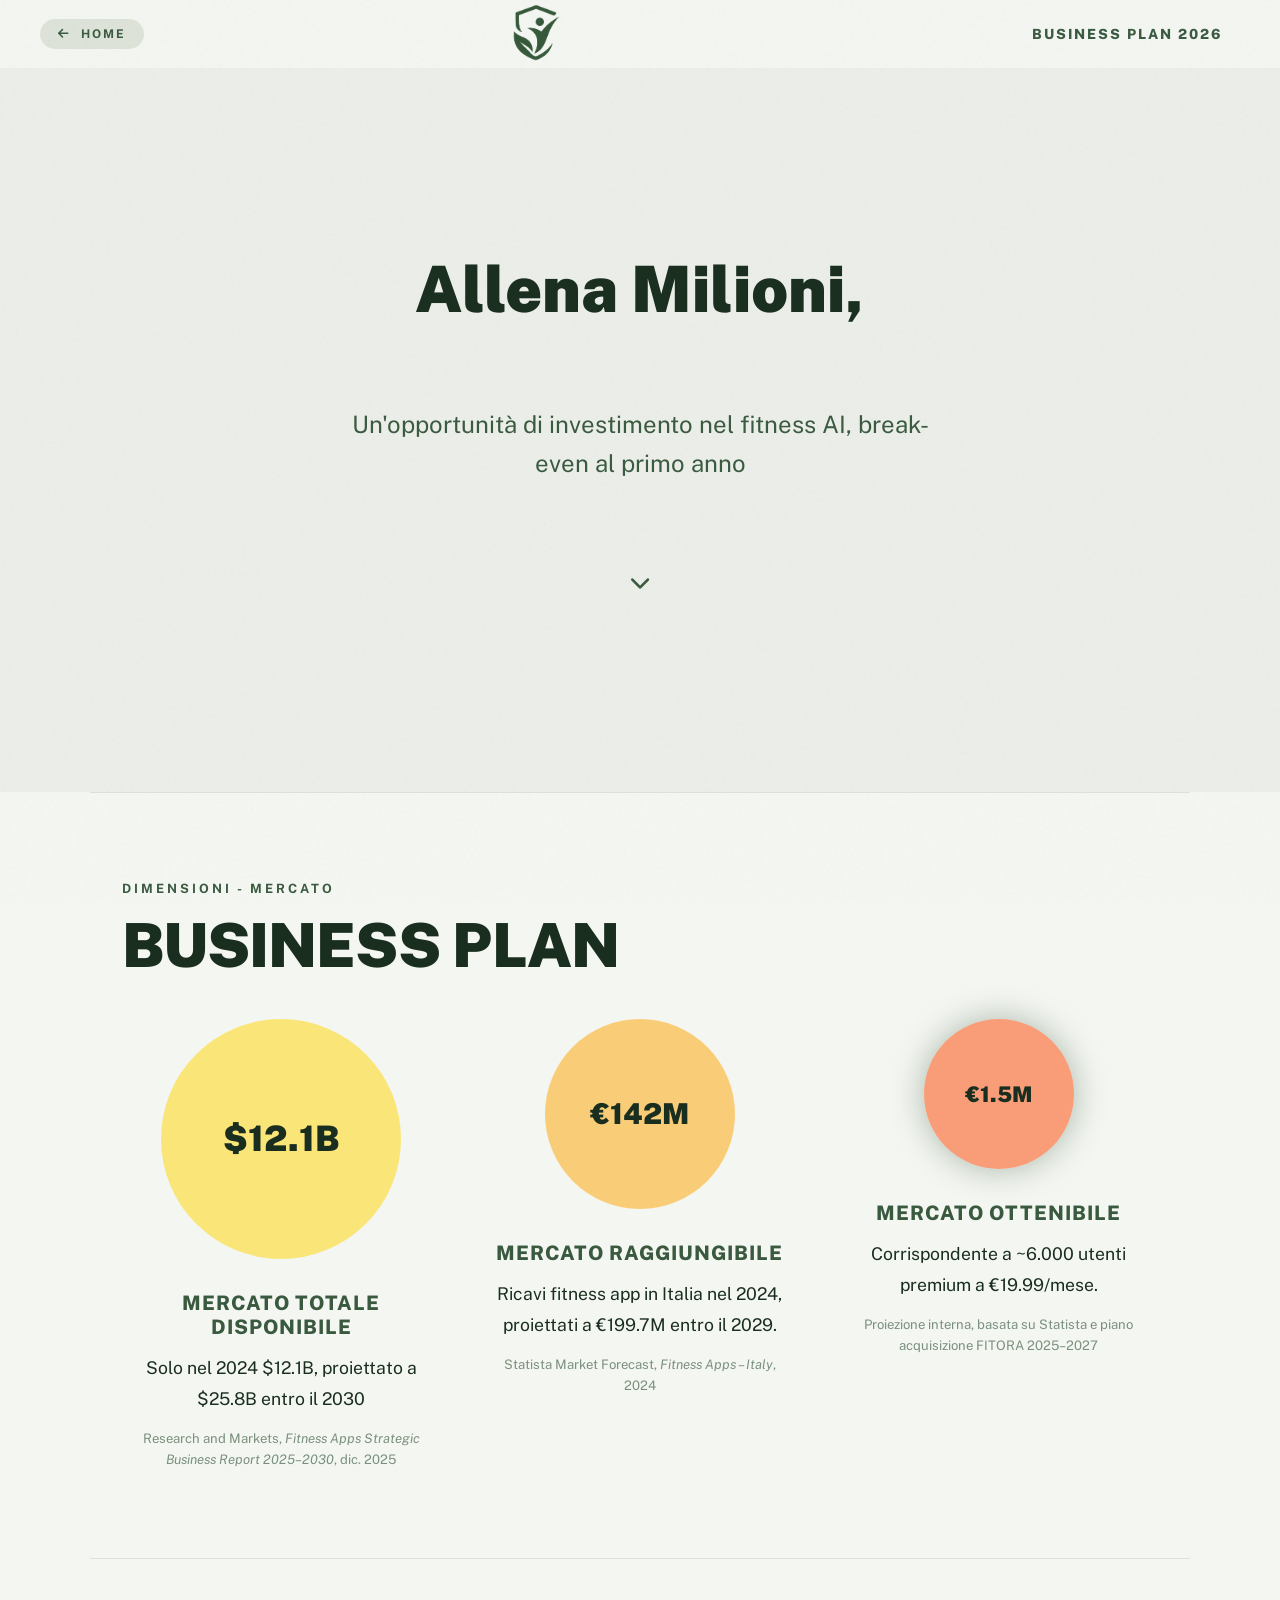
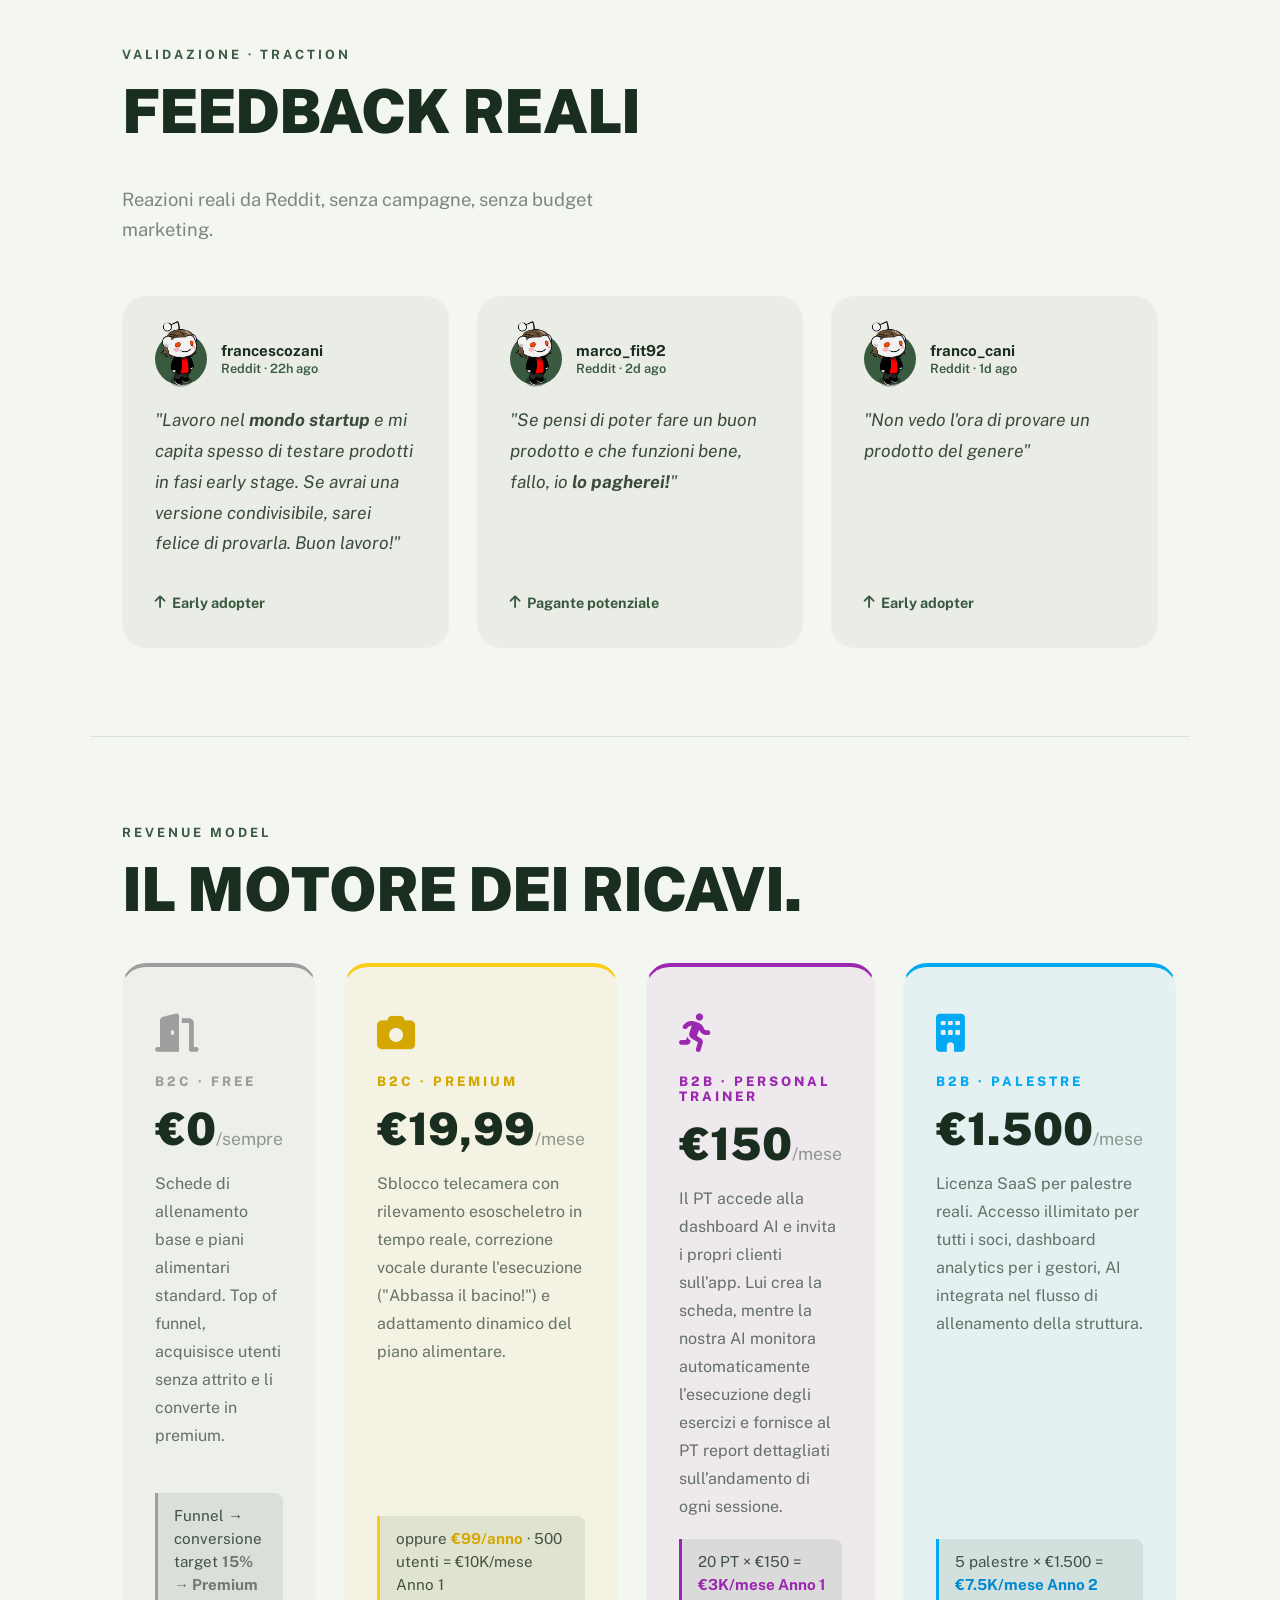
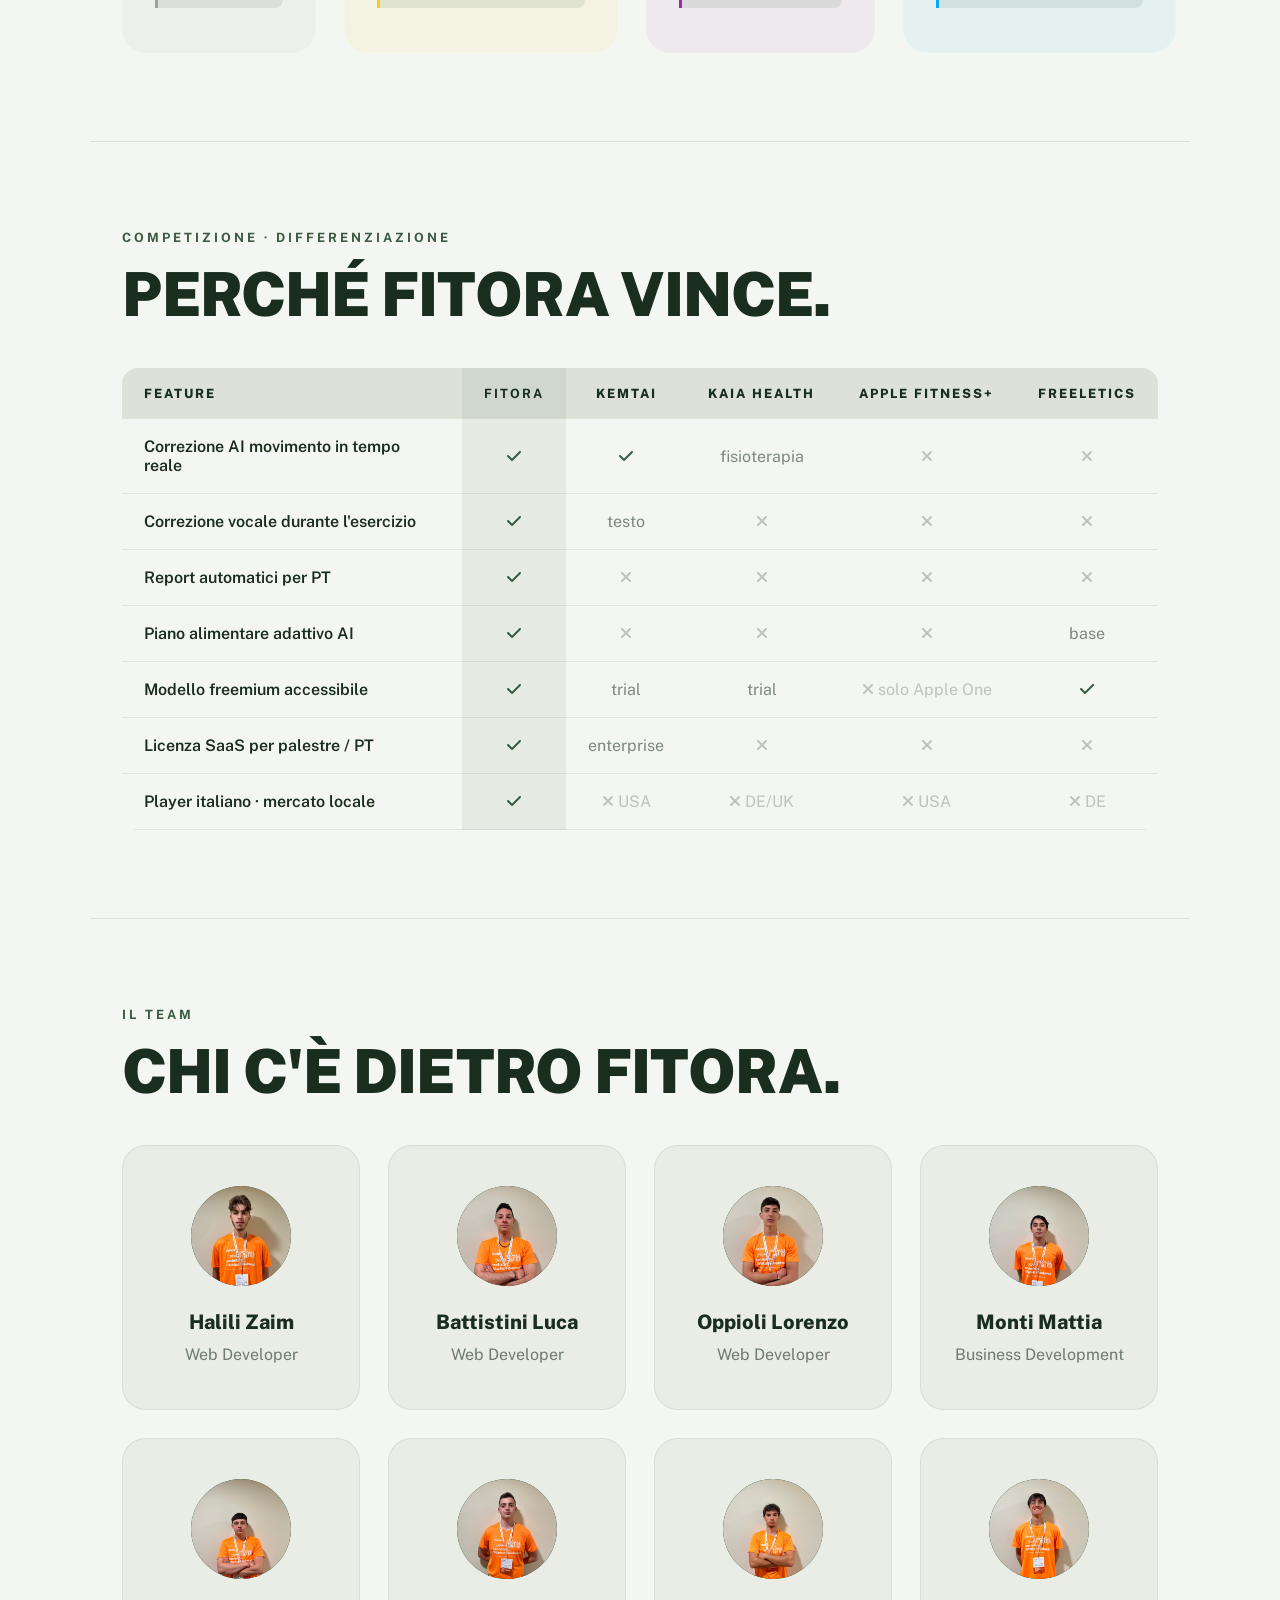
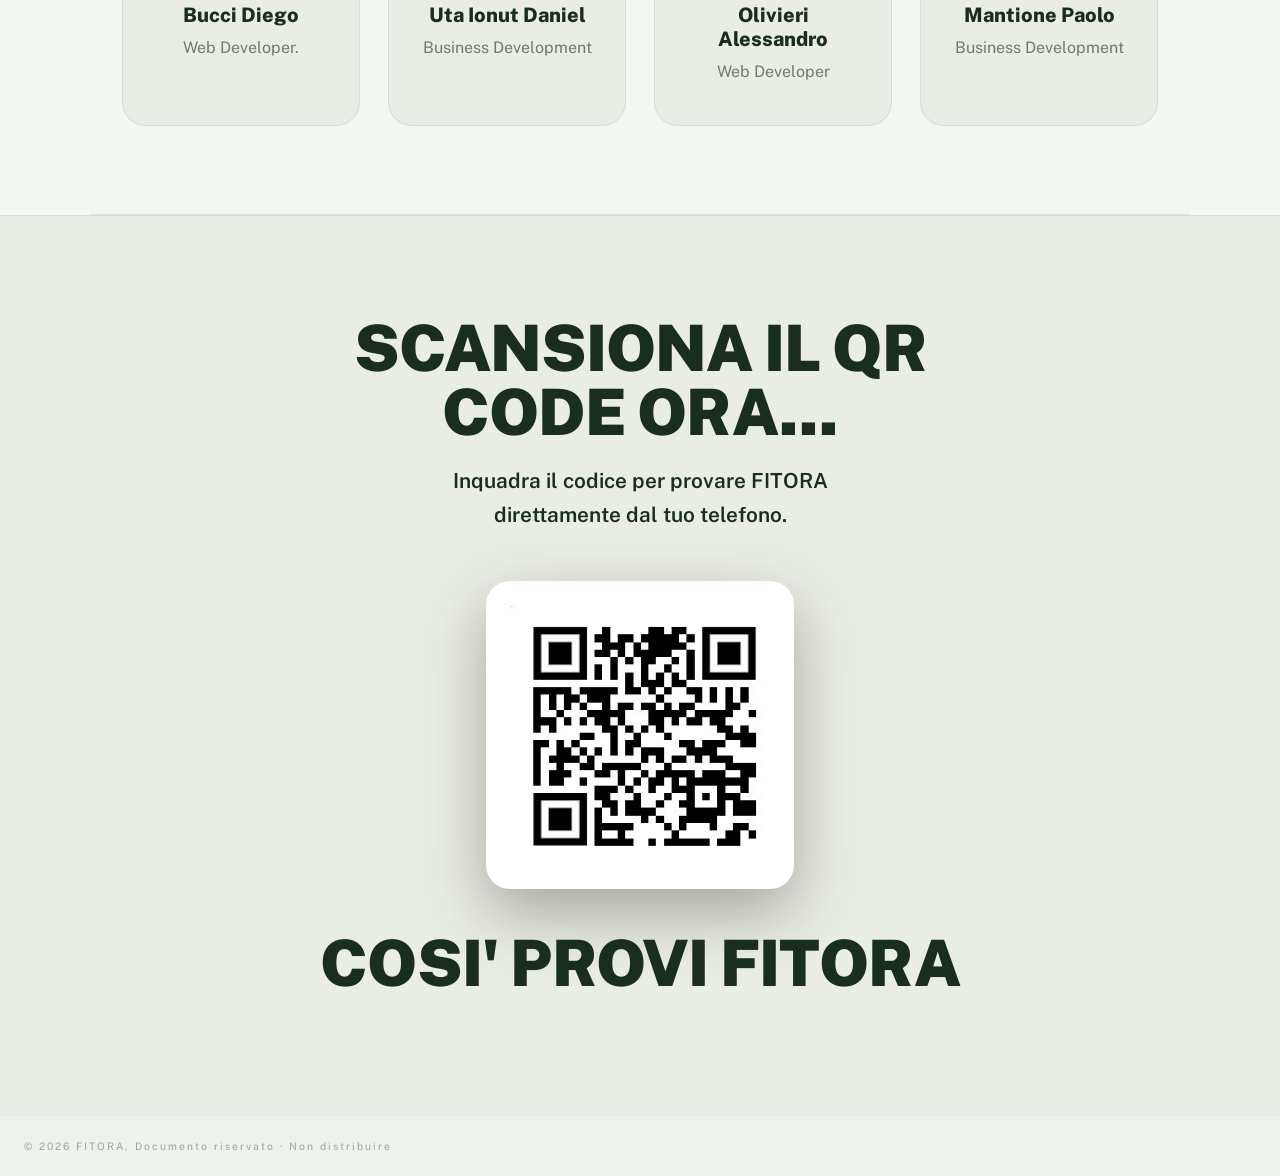
<file: business.html>
<!DOCTYPE html>
<html lang="it">

<head>
  <meta charset="UTF-8">
  <link rel="icon" type="image/x-icon" href="icon (3).png">
  <meta name="viewport" content="width=device-width, initial-scale=1.0">
  <title>FITORA - Business Plan</title>
  <link rel="stylesheet" href="https://cdnjs.cloudflare.com/ajax/libs/font-awesome/6.5.2/css/all.min.css">
  <link rel="stylesheet" href="style.css">
  <link rel="stylesheet" href="business.css">
</head>

<body>

  <!-- SCROLL PROGRESS -->
  <div class="scroll-progress" id="scrollBar"></div>

  <!-- NAV -->
  <nav class="biz-nav">
    <a href="index.html" class="biz-nav-back"><i class="fa-solid fa-arrow-left"></i> &nbsp;Home</a>
    <div class="biz-nav-logo grad-text" style="display:flex;align-items:center;gap:7px;"><img src="icon (3).png"
        style="height:120px;width:auto;">FITORA</div>
    <span class="biz-tag" style="margin:0;font-size:.6rem; background-color:transparent; font-weight: 800; font-size: 14px; letter-spacing: 2px;">Business Plan 2026</span>
  </nav>

  <!-- ══ HERO ══ -->
  <section class="biz-hero">
    <h1 class="biz-hero-title hero-anim-1">
      Allena Milioni,<br>
      <span class="grad-text">Scala il Mondo.</span>
    </h1>
    <p class="biz-hero-sub hero-anim-2">
      Un'opportunità di investimento nel fitness AI, break-even al primo anno
    </p>
    <div class="hero-scroll-hint hero-anim-3">
      <i class="fa-solid fa-chevron-down"></i>
    </div>
  </section>


  <hr class="biz-divider">

  <!-- ══ MERCATO TAM/SAM/SOM ══ -->
  <section class="biz-section">
    <span class="section-tag reveal">Dimensioni - Mercato</span>
    <h2 class="section-title reveal">Business Plan</h2>
    <div class="tam-grid">
      <div class="tam-item reveal-scale d1">
        <div class="tam-circle" style="background-color: rgb(255, 213, 0, 0.5);">$12.1B</div>
        <div class="tam-item-title">Mercato Totale Disponibile</div>
        <div class="tam-item-desc">Solo nel 2024 $12.1B, proiettato a $25.8B entro il 2030</div>
        <div class="tam-source">Research and Markets, <em>Fitness Apps Strategic Business Report 2025–2030</em>, dic.
          2025</div>
      </div>
      <div class="tam-item reveal-scale d2">
        <div class="tam-circle tam-circle-mid" style="background-color: rgb(255, 165, 0, 0.5);">€142M</div>
        <div class="tam-item-title">Mercato Raggiungibile</div>
        <div class="tam-item-desc">Ricavi fitness app in Italia nel 2024, proiettati a €199.7M entro il 2029.</div>
        <div class="tam-source">Statista Market Forecast, <em>Fitness Apps – Italy</em>, 2024</div>
      </div>
      <div class="tam-item reveal-scale d3">
        <div class="tam-circle tam-circle-focus" style="background-color: rgb(255, 69, 0, 0.5);">€1.5M</div>
        <div class="tam-item-title">Mercato Ottenibile</div>
        <div class="tam-item-desc">Corrispondente a ~6.000 utenti premium a €19.99/mese.</div>
        <div class="tam-source">Proiezione interna, basata su Statista e piano acquisizione FITORA 2025–2027</div>
      </div>
    </div>
  </section>

  <hr class="biz-divider">

  <!-- ══ TRACTION ══ -->
  <section class="biz-section">
    <span class="section-tag reveal">Validazione · Traction</span>
    <h2 class="section-title reveal">Feedback Reali</h2>
    <p class="traction-sub reveal">Reazioni reali da Reddit, senza campagne, senza budget marketing.</p>
    <div class="reddit-grid">

      <div class="reddit-card reveal d1">
        <div class="reddit-header">
          <div class="reddit-avatar"><img src="./img/rdt.png" alt="reddit-avatar" style="translate: 0 -5px;overflow: visible;"></div>
          <div>
            <div class="reddit-user">francescozani</div>
            <div class="reddit-sub">Reddit · 22h ago</div>
          </div>
        </div>
        <p class="reddit-quote">"Lavoro nel <strong>mondo startup</strong> e mi capita spesso di testare prodotti in fasi early stage. Se
          avrai una versione condivisibile, sarei felice di provarla. Buon lavoro!"</p>
        <div class="reddit-footer">
          <span class="reddit-upvote"><i class="fa-solid fa-arrow-up"></i> Early adopter</span>
        </div>
      </div>

      <div class="reddit-card reveal d2">
        <div class="reddit-header">
          <div class="reddit-avatar"><img src="./img/rdt.png" alt="reddit-avatar"
            style="translate: 0 -5px;"></div>
          <div>
            <div class="reddit-user">marco_fit92</div>
            <div class="reddit-sub">Reddit · 2d ago</div>
          </div>
        </div>
        <p class="reddit-quote">"Se pensi di poter fare un buon prodotto e che funzioni bene, fallo, io <strong>lo pagherei!</strong>"
        </p>
        <div class="reddit-footer">
          <span class="reddit-upvote"><i class="fa-solid fa-arrow-up"></i> Pagante potenziale</span>
        </div>
      </div>

      <div class="reddit-card reveal d3">
        <div class="reddit-header">
          <div class="reddit-avatar"><img src="./img/rdt.png" alt="reddit-avatar"
            style="translate: 0 -5px;"></div>
          <div>
            <div class="reddit-user">franco_cani</div>
            <div class="reddit-sub">Reddit · 1d ago</div>
          </div>
        </div>
        <p class="reddit-quote">"Non vedo l'ora di provare un prodotto del genere"</p>
        <div class="reddit-footer">
          <span class="reddit-upvote"><i class="fa-solid fa-arrow-up"></i> Early adopter</span>
        </div>
      </div>

    </div>
  </section>

  <hr class="biz-divider">

  <!-- ══ COME FAI I SOLDI ══ -->
  <section class="biz-section">
    <span class="section-tag reveal">Revenue Model</span>
    <h2 class="section-title reveal">Il Motore dei Ricavi.</h2>
    <div class="money-grid">

      <div class="money-item money-free reveal d1">
        <div class="money-icon"><i class="fa-solid fa-door-open"></i></div>
        <div class="money-channel">B2C · Free</div>
        <div class="money-price">€0<span>/sempre</span></div>
        <div class="money-desc">Schede di allenamento base e piani alimentari standard. Top of funnel, acquisisce utenti
          senza attrito e li converte in premium.</div>
        <div class="money-math">Funnel → conversione target <strong>15% → Premium</strong></div>
      </div>

      <div class="money-item money-premium reveal d2">
        <div class="money-icon"><i class="fa-solid fa-camera"></i></div>
        <div class="money-channel">B2C · Premium</div>
        <div class="money-price">€19,99<span>/mese</span></div>
        <div class="money-desc">Sblocco telecamera con rilevamento esoscheletro in tempo reale, correzione vocale
          durante l'esecuzione ("Abbassa il bacino!") e adattamento dinamico del piano alimentare.</div>
        <div class="money-math">oppure <strong>€99/anno</strong> · 500 utenti = €10K/mese Anno 1</div>
      </div>

      <div class="money-item money-pt reveal d3">
        <div class="money-icon"><i class="fa-solid fa-person-running"></i></div>
        <div class="money-channel">B2B · Personal Trainer</div>
        <div class="money-price">€150<span>/mese</span></div>
        <div class="money-desc">Il PT accede alla dashboard AI e invita i propri clienti sull’app. Lui crea la scheda, mentre la nostra AI monitora automaticamente l’esecuzione degli esercizi e fornisce al PT report dettagliati sull’andamento di ogni sessione.
        </div>
        <div class="money-math">20 PT × €150 = <strong>€3K/mese Anno 1</strong></div>
      </div>

      <div class="money-item money-gym reveal d4">
        <div class="money-icon"><i class="fa-solid fa-building"></i></div>
        <div class="money-channel">B2B · Palestre</div>
        <div class="money-price">€1.500<span>/mese</span></div>
        <div class="money-desc">Licenza SaaS per palestre reali. Accesso illimitato per tutti i soci, dashboard
          analytics per i gestori, AI integrata nel flusso di allenamento della struttura.</div>
        <div class="money-math">5 palestre × €1.500 = <strong>€7.5K/mese Anno 2</strong></div>
      </div>

    </div>
  </section>

  <hr class="biz-divider">

  <!-- ══ COMPETIZIONE ══ -->
  <section class="biz-section">
    <span class="section-tag reveal">Competizione · Differenziazione</span>
    <h2 class="section-title reveal">Perché FITORA vince.</h2>
    <div class="comp-table-wrap reveal">
      <table class="comp-table">
        <thead>
          <tr>
            <th>Feature</th>
            <th>FITORA</th>
            <th>Kemtai</th>
            <th>Kaia Health</th>
            <th>Apple Fitness+</th>
            <th>Freeletics</th>
          </tr>
        </thead>
        <tbody>
          <tr>
            <td>Correzione AI movimento in tempo reale</td>
            <td class="comp-yes"><i class="fa-solid fa-check"></i></td>
            <td class="comp-yes"><i class="fa-solid fa-check"></i></td>
            <td class="comp-partial">fisioterapia</td>
            <td class="comp-no"><i class="fa-solid fa-xmark"></i></td>
            <td class="comp-no"><i class="fa-solid fa-xmark"></i></td>
          </tr>
          <tr>
            <td>Correzione vocale durante l'esercizio</td>
            <td class="comp-yes"><i class="fa-solid fa-check"></i></td>
            <td class="comp-partial"> testo</td>
            <td class="comp-no"><i class="fa-solid fa-xmark"></i></td>
            <td class="comp-no"><i class="fa-solid fa-xmark"></i></td>
            <td class="comp-no"><i class="fa-solid fa-xmark"></i></td>
          </tr>
          <tr>
            <td>Report automatici per PT</td>
            <td class="comp-yes"><i class="fa-solid fa-check"></i></td>
            <td class="comp-no"><i class="fa-solid fa-xmark"></i></td>
            <td class="comp-no"><i class="fa-solid fa-xmark"></i></td>
            <td class="comp-no"><i class="fa-solid fa-xmark"></i></td>
            <td class="comp-no"><i class="fa-solid fa-xmark"></i></td>
          </tr>
          <tr>
            <td>Piano alimentare adattivo AI</td>
            <td class="comp-yes"><i class="fa-solid fa-check"></i></td>
            <td class="comp-no"><i class="fa-solid fa-xmark"></i></td>
            <td class="comp-no"><i class="fa-solid fa-xmark"></i></td>
            <td class="comp-no"><i class="fa-solid fa-xmark"></i></td>
            <td class="comp-partial"> base</td>
          </tr>
          <tr>
            <td>Modello freemium accessibile</td>
            <td class="comp-yes"><i class="fa-solid fa-check"></i></td>
            <td class="comp-partial"> trial</td>
            <td class="comp-partial"> trial</td>
            <td class="comp-no"><i class="fa-solid fa-xmark"></i> solo Apple One</td>
            <td class="comp-yes"><i class="fa-solid fa-check"></i></td>
          </tr>
          <tr>
            <td>Licenza SaaS per palestre / PT</td>
            <td class="comp-yes"><i class="fa-solid fa-check"></i></td>
            <td class="comp-partial"> enterprise</td>
            <td class="comp-no"><i class="fa-solid fa-xmark"></i></td>
            <td class="comp-no"><i class="fa-solid fa-xmark"></i></td>
            <td class="comp-no"><i class="fa-solid fa-xmark"></i></td>
          </tr>
          <tr>
            <td>Player italiano · mercato locale</td>
            <td class="comp-yes"><i class="fa-solid fa-check"></i></td>
            <td class="comp-no"><i class="fa-solid fa-xmark"></i> USA</td>
            <td class="comp-no"><i class="fa-solid fa-xmark"></i> DE/UK</td>
            <td class="comp-no"><i class="fa-solid fa-xmark"></i> USA</td>
            <td class="comp-no"><i class="fa-solid fa-xmark"></i> DE</td>
          </tr>
        </tbody>
      </table>
    </div>
  </section>

  <hr class="biz-divider">

  <!-- ══ TEAM ══ -->
  <section class="biz-section">
    <span class="section-tag reveal">Il Team</span>
    <h2 class="section-title reveal">Chi c'è dietro FITORA.</h2>
    <div class="team-grid">

      <div class="team-card reveal d1">
        <div class="team-avatar"><img src="foto/foto1.jpeg"
            style="border-radius:70%; height:100%; width:100%; object-fit:cover;"></div>
        <div class="team-name">Halili Zaim</div>
        <div class="team-bio">Web Developer</div>
      </div>

      <div class="team-card reveal d2">
        <div class="team-avatar"><img src="foto/foto2.jpeg"
            style="border-radius:70%; height:100%; width:100%; object-fit:cover;"></div>
        <div class="team-name">Battistini Luca</div>
        <div class="team-bio">Web Developer</div>
      </div>

      <div class="team-card reveal d3">
        <div class="team-avatar"><img src="foto/foto3.jpeg"
            style="border-radius:70%; height:100%; width:100%; object-fit:cover;"></div>
        <div class="team-name">Oppioli Lorenzo</div>
        <div class="team-bio">Web Developer</div>
      </div>

      <div class="team-card reveal d4">
        <div class="team-avatar"><img src="foto/foto4.jpeg"
            style="border-radius:70%; height:100%; width:100%; object-fit:cover;"></div>
        <div class="team-name">Monti Mattia</div>
        <div class="team-bio">Business Development</div>
      </div>

      <div class="team-card reveal d5">
        <div class="team-avatar"><img src="foto/foto5.jpeg"
            style="border-radius:70%; height:100%; width:100%; object-fit:cover;"></div>
        <div class="team-name">Bucci Diego</div>
        <div class="team-bio">Web Developer.</div>
      </div>

      <div class="team-card reveal d6">
        <div class="team-avatar"><img src="foto/foto6.jpeg"
            style="border-radius:70%; height:100%; width:100%; object-fit:cover;"></div>
        <div class="team-name">Uta Ionut Daniel</div>
        <div class="team-bio">Business Development</div>
      </div>

      <div class="team-card reveal d1">
        <div class="team-avatar"><img src="foto/foto7.jpeg"
            style="border-radius:70%; height:100%; width:100%; object-fit:cover;"></div>
        <div class="team-name">Olivieri Alessandro</div>
        <div class="team-bio">Web Developer</div>
      </div>

      <div class="team-card reveal d2">
        <div class="team-avatar"><img src="foto/foto8.jpeg"
            style="border-radius:70%; height:100%; width:100%; object-fit:cover;"></div>
        <div class="team-name">Mantione Paolo</div>
        <div class="team-bio">Business Development</div>
      </div>

    </div>
  </section>

  <hr class="biz-divider">

  <!-- ====================== QR ====================== -->
  <section id="qr-section">
    <div class="qr-inner reveal">
      <h2 class="qr-title">SCANSIONA IL QR CODE ORA...</h2>
      <p class="qr-sub" style="color: var(--white); font-weight: 600;">Inquadra il codice per provare FITORA direttamente dal tuo telefono.</p>
      <div class="qr-box">
        <img src="qr.png" alt="QR Code FITORA" class="qr-img">
      </div>
      <br>
      <br>
      <br>
      <h2 class="qr-title">COSI' PROVI FITORA
</h2>
    </div>
  </section>
  <!-- ══ CTA ══ -->
  <!-- <div class="biz-cta">
    <span class="section-tag reveal" style="display:block;margin-bottom:16px">Prossimi passi</span>
    <h2 class="section-title reveal" style="margin-bottom:12px">Pronto a costruire<br><span class="grad-text">il futuro del fitness?</span></h2>
    <p class="reveal" style="max-width:480px;margin:0 auto 32px;opacity:.7;font-size:.95rem">
      
    </p>
    <div class="cta-btns reveal">
      <a href="index.html" class="btn-cta"><i class="fa-solid fa-house" style="margin-right:8px"></i>Vai alla Home di FITORA</a>
      <a href="https://alecode25.github.io/skeleton" target="_blank" rel="noopener" class="btn-ghost"><i class="fa-solid fa-camera" style="margin-right:8px"></i>Testa l'AI adesso</a>
    </div>
  </div> -->

  <footer
    style="background:var(--dark2);padding:24px;text-align:center;font-size:.65rem;opacity:.4;letter-spacing:2px;">
    © 2026 FITORA, Documento riservato · Non distribuire
  </footer>

  <script>
    /* ── Scroll progress bar ── */
    const scrollBar = document.getElementById('scrollBar');
    window.addEventListener('scroll', () => {
      const pct = window.scrollY / (document.documentElement.scrollHeight - window.innerHeight) * 100;
      scrollBar.style.width = pct + '%';
    }, { passive: true });

    /* ── Reveal on scroll ── */
    const revealObserver = new IntersectionObserver((entries) => {
      entries.forEach(e => {
        if (e.isIntersecting) {
          e.target.classList.add('visible');
          revealObserver.unobserve(e.target);
        }
      });
    }, { threshold: 0.12 });

    document.querySelectorAll('.reveal, .reveal-scale').forEach(el => revealObserver.observe(el));

    /* ── KPI number counters ── */
    function animateCount(el) {
      const target = parseFloat(el.dataset.target);
      const prefix = el.dataset.prefix || '';
      const suffix = el.dataset.suffix || '';
      const isInt = Number.isInteger(target);
      const duration = 1400;
      const start = performance.now();

      function tick(now) {
        const p = Math.min((now - start) / duration, 1);
        const eased = 1 - Math.pow(1 - p, 3);
        const val = target * eased;
        el.textContent = prefix + (isInt ? Math.round(val) : val.toFixed(1)) + suffix;
        if (p < 1) requestAnimationFrame(tick);
      }
      requestAnimationFrame(tick);
    }

    const kpiObserver = new IntersectionObserver((entries) => {
      entries.forEach(e => {
        if (e.isIntersecting && !e.target.dataset.counted) {
          e.target.dataset.counted = '1';
          animateCount(e.target);
        }
      });
    }, { threshold: 0.6 });

    document.querySelectorAll('[data-target]').forEach(el => kpiObserver.observe(el));

    /* ── Fund bars animation ── */
    const barObserver = new IntersectionObserver((entries) => {
      entries.forEach(e => {
        if (e.isIntersecting) {
          const fill = e.target.querySelector('.fund-bar-fill');
          if (fill && fill.dataset.w) {
            setTimeout(() => { fill.style.width = fill.dataset.w; }, 200);
          }
          barObserver.unobserve(e.target);
        }
      });
    }, { threshold: 0.4 });

    document.querySelectorAll('.fund-item').forEach(el => barObserver.observe(el));
  </script>

</body>

</html>
</file>
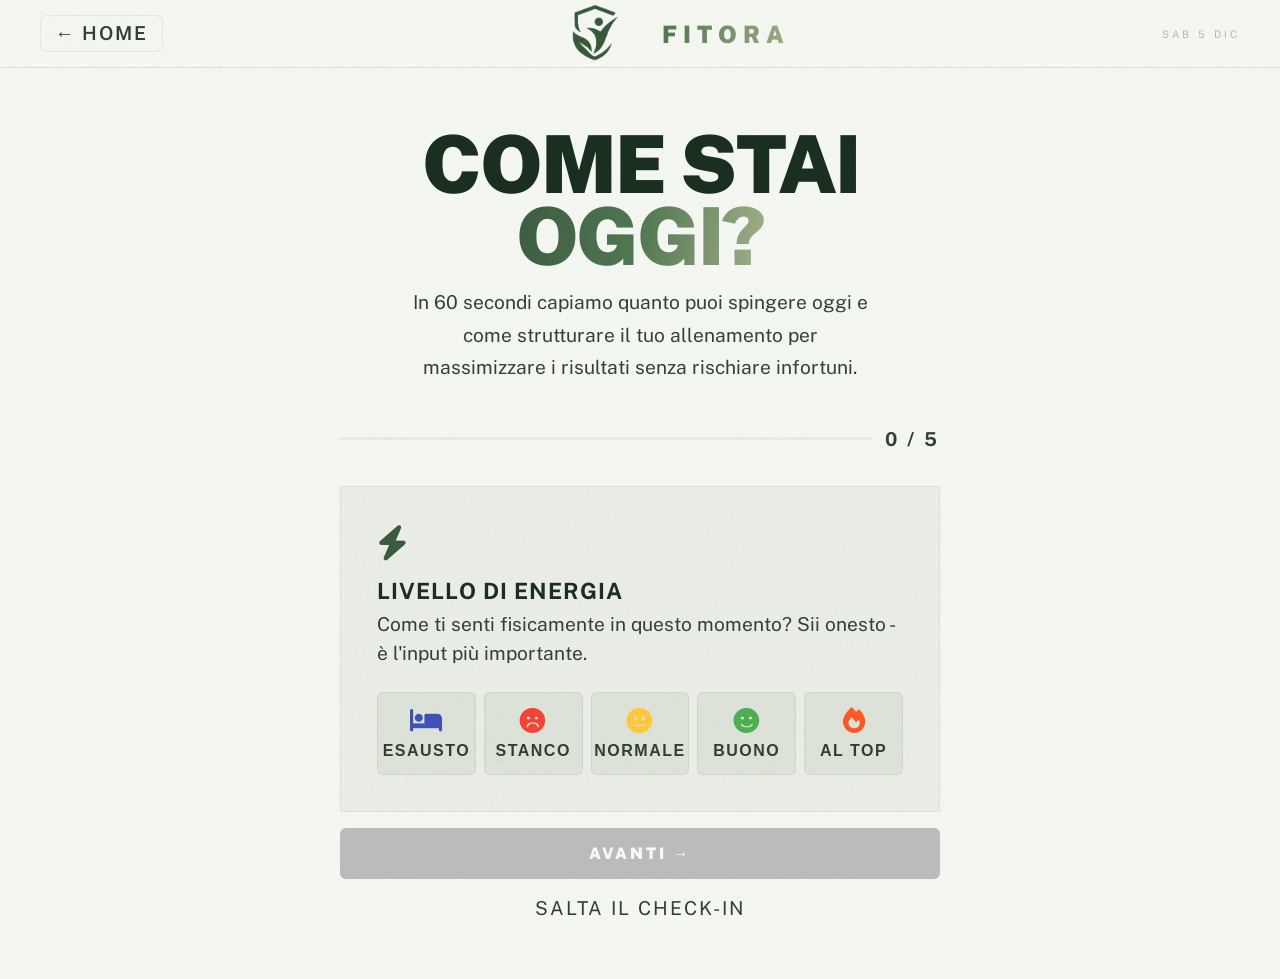
<file: check-in.html>
<!DOCTYPE html>
<html lang="it">

<head>
  <meta charset="UTF-8">
  <link rel="icon" type="image/x-icon" href="icon (3).png">
  <meta name="viewport" content="width=device-width, initial-scale=1.0, maximum-scale=1.0, user-scalable=no">
  <meta name="theme-color" content="#f4f6f1">
  <title>FITORA – Come stai oggi?</title>
  <link
    href="https://fonts.googleapis.com/css2?family=Public Sans+Condensed:wght@400;700;900&family=Public Sans:wght@400;500;600&display=swap"
    rel="stylesheet">
  <link rel="stylesheet" href="https://cdnjs.cloudflare.com/ajax/libs/font-awesome/6.5.2/css/all.min.css">
  <link rel="stylesheet" href="check-in.css">
</head>

<body>

  <!-- NAV -->
  <nav>
    <a href="index.html" class="btn-back">← HOME</a>
    <div class="nav-logo gt" style="display:flex;align-items:center;gap:7px;"><img src="icon (3).png" style="height:120px;width:auto;">FITORA</div>
    <div style="font-size:.65rem;letter-spacing:3px;color:rgba(26,46,31,.3);text-transform:uppercase" id="navDate">
    </div>
  </nav>

  <div class="wrapper">

    <!-- HEADER -->
    <div class="checkin-header" id="checkinHeader">
      <h1 class="checkin-title">Come stai<br><span class="gt">oggi?</span></h1>
      <p class="checkin-sub">
        In 60 secondi capiamo quanto puoi spingere oggi e come strutturare il tuo allenamento per massimizzare i
        risultati senza rischiare infortuni.
      </p>
    </div>

    <!-- PROGRESS -->
    <div class="progress-wrap" id="progressWrap">
      <div class="progress-bar">
        <div class="progress-fill" id="progressFill" style="width:0%"></div>
      </div>
      <div class="progress-label" id="progressLabel">0 / 5</div>
    </div>

    <!-- STEPS -->
    <div class="steps" id="stepsContainer">

      <!-- STEP 1: ENERGIA -->
      <div class="step active" id="step1">
        <div class="q-card">
          <div class="q-icon"><i class="fa-solid fa-bolt" style="color: #3a5a40;"></i></div>
          <div class="q-label">Livello di Energia</div>
          <div class="q-hint">Come ti senti fisicamente in questo momento? Sii onesto - è l'input più importante.</div>
          <div class="emoji-scale" id="energy-scale">
            <button class="emoji-btn" data-val="1" onclick="selectEmoji('energy',1,this)">
              <span class="emoji"><i class="fa-solid fa-bed" style="color: #3f51b5;"></i></span><span
                class="label">Esausto</span>
            </button>
            <button class="emoji-btn" data-val="2" onclick="selectEmoji('energy',2,this)">
              <span class="emoji"><i class="fa-solid fa-face-frown" style="color: #f44336;"></i></span><span
                class="label">Stanco</span>
            </button>
            <button class="emoji-btn" data-val="3" onclick="selectEmoji('energy',3,this)">
              <span class="emoji"><i class="fa-solid fa-face-meh" style="color: #ffc73b;"></i></span><span
                class="label">Normale</span>
            </button>
            <button class="emoji-btn" data-val="4" onclick="selectEmoji('energy',4,this)">
              <span class="emoji"><i class="fa-solid fa-face-smile" style="color: #4caf50;"></i></span><span
                class="label">Buono</span>
            </button>
            <button class="emoji-btn" data-val="5" onclick="selectEmoji('energy',5,this)">
              <span class="emoji"><i class="fa-solid fa-fire" style="color: #ff5722;"></i></span><span class="label">Al
                Top</span>
            </button>
          </div>
        </div>
        <div class="step-nav">
          <button class="btn-next" id="next1" onclick="goNext(2)" disabled>Avanti →</button>
        </div>
      </div>

      <!-- STEP 2: SONNO -->
      <div class="step" id="step2">
        <div class="q-card">
          <div class="q-icon"><i class="fa-solid fa-moon" style="color: #3f51b5;"></i></div>
          <div class="q-label">Sonno della Notte Scorsa</div>
          <div class="q-hint">Il recupero muscolare avviene principalmente durante il sonno. Questo dato è cruciale.
          </div>
          <div class="option-list">
            <div class="option-card" onclick="selectOption('sleep','less5',this)">
              <span class="opt-icon"><i class="fa-solid fa-face-dizzy" style="color: #f44336;"></i></span>
              <div class="opt-text">
                <div class="opt-name">Meno di 5 ore</div>
                <div class="opt-desc">Recupero gravemente compromesso</div>
              </div>
              <div class="opt-check"></div>
            </div>
            <div class="option-card" onclick="selectOption('sleep','5to6',this)">
              <span class="opt-icon"><i class="fa-solid fa-bed" style="color: #3f51b5;"></i></span>
              <div class="opt-text">
                <div class="opt-name">5–6 ore</div>
                <div class="opt-desc">Recupero parziale</div>
              </div>
              <div class="opt-check"></div>
            </div>
            <div class="option-card" onclick="selectOption('sleep','7to8',this)">
              <span class="opt-icon"><i class="fa-solid fa-face-smile" style="color: #4caf50;"></i></span>
              <div class="opt-text">
                <div class="opt-name">7–8 ore</div>
                <div class="opt-desc">Recupero ottimale</div>
              </div>
              <div class="opt-check"></div>
            </div>
            <div class="option-card" onclick="selectOption('sleep','9plus',this)">
              <span class="opt-icon"><i class="fa-solid fa-wand-magic-sparkles" style="color: #ffc73b;"></i></span>
              <div class="opt-text">
                <div class="opt-name">9+ ore</div>
                <div class="opt-desc">Riposo abbondante</div>
              </div>
              <div class="opt-check"></div>
            </div>
          </div>
        </div>
        <div class="step-nav">
          <button class="btn-prev" onclick="goBack(1)">← Indietro</button>
          <button class="btn-next" id="next2" onclick="goNext(3)" disabled>Avanti →</button>
        </div>
      </div>

      <!-- STEP 3: DOLORI MUSCOLARI -->
      <div class="step" id="step3">
        <div class="q-card">
          <div class="q-icon"><i class="fa-solid fa-dumbbell" style="color: #9c27b0;"></i></div>
          <div class="q-label">Dolori Muscolari o Articolari</div>
          <div class="q-hint">Seleziona tutto ciò che senti. L'app eviterà di sovraccaricare le zone già affaticate.
          </div>
          <div class="checkbox-grid" id="pain-grid">
            <div class="check-card" onclick="toggleCheck('pain','none',this)" id="pain-none">
              <div class="cc-box"></div><span class="cc-text"><i class="fa-solid fa-shield-heart"
                  style="color: #4caf50;"></i>
                Nessun dolore</span>
            </div>
            <div class="check-card" onclick="toggleCheck('pain','legs',this)">
              <div class="cc-box"></div><span class="cc-text"><i class="fa-solid fa-person-walking"
                  style="color: #ffc73b;"></i>
                Gambe / Cosce</span>
            </div>
            <div class="check-card" onclick="toggleCheck('pain','back',this)">
              <div class="cc-box"></div><span class="cc-text"><i class="fa-solid fa-child-reaching"
                  style="color: #ffffff;"></i> Schiena</span>
            </div>
            <div class="check-card" onclick="toggleCheck('pain','shoulders',this)">
              <div class="cc-box"></div><span class="cc-text"><i class="fa-solid fa-user-injured"
                  style="color: #9e9e9e;"></i> Spalle / Collo</span>
            </div>
            <div class="check-card" onclick="toggleCheck('pain','arms',this)">
              <div class="cc-box"></div><span class="cc-text"><i class="fa-solid fa-hand-fist"
                  style="color: #9c27b0;"></i> Braccia / Polsi</span>
            </div>
            <div class="check-card" onclick="toggleCheck('pain','knees',this)">
              <div class="cc-box"></div><span class="cc-text"><i class="fa-solid fa-shoe-prints"
                  style="color: #ffc73b;"></i>
                Ginocchia / Caviglie</span>
            </div>
          </div>
        </div>
        <div class="step-nav">
          <button class="btn-prev" onclick="goBack(2)">← Indietro</button>
          <button class="btn-next" id="next3" onclick="goNext(4)">Avanti →</button>
        </div>
      </div>

      <!-- STEP 4: STRESS -->
      <div class="step" id="step4">
        <div class="q-card">
          <div class="q-icon"><i class="fa-solid fa-brain" style="color: #e91e63;"></i></div>
          <div class="q-label">Livello di Stress Mentale</div>
          <div class="q-hint">Lo stress cronico alza il cortisolo, rallenta il recupero e aumenta il rischio di
            infortuni.</div>
          <div class="emoji-scale" id="stress-scale">
            <button class="emoji-btn" data-val="1" onclick="selectEmoji('stress',1,this)">
              <span class="emoji"><i class="fa-solid fa-person-praying" style="color: #e91e63;"></i></span><span
                class="label">Zero</span>
            </button>
            <button class="emoji-btn" data-val="2" onclick="selectEmoji('stress',2,this)">
              <span class="emoji"><i class="fa-solid fa-face-smile" style="color: #4caf50;"></i></span><span
                class="label">Basso</span>
            </button>
            <button class="emoji-btn" data-val="3" onclick="selectEmoji('stress',3,this)">
              <span class="emoji"><i class="fa-solid fa-face-meh" style="color: #ffc73b;"></i></span><span
                class="label">Medio</span>
            </button>
            <button class="emoji-btn" data-val="4" onclick="selectEmoji('stress',4,this)">
              <span class="emoji"><i class="fa-solid fa-face-angry" style="color: #f44336;"></i></span><span
                class="label">Alto</span>
            </button>
            <button class="emoji-btn" data-val="5" onclick="selectEmoji('stress',5,this)">
              <span class="emoji"><i class="fa-solid fa-head-side-virus" style="color: #ff5722;"></i></span><span
                class="label">Massimo</span>
            </button>
          </div>
        </div>
        <div class="step-nav">
          <button class="btn-prev" onclick="goBack(3)">← Indietro</button>
          <button class="btn-next" id="next4" onclick="goNext(5)" disabled>Avanti →</button>
        </div>
      </div>

      <!-- STEP 5: ULTIMO ALLENAMENTO -->
      <div class="step" id="step5">
        <div class="q-card">
          <div class="q-icon"><i class="fa-regular fa-calendar" style="color: #03a9f4;"></i></div>
          <div class="q-label">Ultimo Allenamento Intenso</div>
          <div class="q-hint">Il recupero muscolare completo richiede 24–72 ore a seconda dell'intensità.</div>
          <div class="option-list">
            <div class="option-card" onclick="selectOption('lastwork','today',this)">
              <span class="opt-icon"><i class="fa-solid fa-circle" style="color: #f44336;"></i></span>
              <div class="opt-text">
                <div class="opt-name">Oggi / Stamattina</div>
                <div class="opt-desc">Recupero ancora in corso</div>
              </div>
              <div class="opt-check"></div>
            </div>
            <div class="option-card" onclick="selectOption('lastwork','yesterday',this)">
              <span class="opt-icon"><i class="fa-solid fa-circle" style="color: #517751;"></i></span>
              <div class="opt-text">
                <div class="opt-name">Ieri</div>
                <div class="opt-desc">Recupero parziale (~24h)</div>
              </div>
              <div class="opt-check"></div>
            </div>
            <div class="option-card" onclick="selectOption('lastwork','2days',this)">
              <span class="opt-icon"><i class="fa-solid fa-circle" style="color: #ffc73b;"></i></span>
              <div class="opt-text">
                <div class="opt-name">2 giorni fa</div>
                <div class="opt-desc">Recupero quasi completo</div>
              </div>
              <div class="opt-check"></div>
            </div>
            <div class="option-card" onclick="selectOption('lastwork','3plus',this)">
              <span class="opt-icon"><i class="fa-solid fa-circle" style="color: #4caf50;"></i></span>
              <div class="opt-text">
                <div class="opt-name">3+ giorni fa o mai</div>
                <div class="opt-desc">Muscoli completamente riposati</div>
              </div>
              <div class="opt-check"></div>
            </div>
          </div>
        </div>
        <div class="step-nav">
          <button class="btn-prev" onclick="goBack(4)">← Indietro</button>
          <button class="btn-next" id="next5" onclick="calcResult()" disabled>Analizza →</button>
        </div>
      </div>

    </div><!-- /steps -->

    <!-- RESULT SCREEN -->
    <div class="result-screen" id="resultScreen">

      <div class="result-badge">
        <div class="result-icon-ring" id="resultRing"></div>
        <div class="result-level" id="resultLevel"></div>
        <div class="result-intensity-bar">
          <div class="intensity-fill" id="intensityFill"></div>
        </div>
        <p class="result-desc" id="resultDesc"></p>
      </div>

      <div class="result-metrics" id="resultMetrics"></div>

      <div class="result-tips">
        <div class="tips-title"> Raccomandazioni per oggi</div>
        <ul class="tips-list" id="tipsList"></ul>
      </div>

      <a href="dashboard.html" class="btn-go" id="goBtn"><i class="fa-solid fa-bolt" style="color: #3a5a40;"></i> Inizia
        l'Allenamento</a>

    </div>

    <div class="skip-link" onclick="skipToResult()" id="skipLink">Salta il check-in</div>

  </div><!-- /wrapper -->

  <script>
    /* ══ STATE ══ */
    const answers = {
      energy: null,
      sleep: null,
      pain: [],
      stress: null,
      lastwork: null
    };

    let currentStep = 1;
    const TOTAL_STEPS = 5;

    /* ══ NAV DATE ══ */
    const d = new Date();
    document.getElementById('navDate').textContent =
      d.toLocaleDateString('it-IT', { weekday: 'short', day: 'numeric', month: 'short' }).toUpperCase();

    /* ══ PROGRESS ══ */
    function updateProgress(step) {
      const pct = Math.round((step - 1) / TOTAL_STEPS * 100);
      document.getElementById('progressFill').style.width = pct + '%';
      document.getElementById('progressLabel').textContent = (step - 1) + ' / ' + TOTAL_STEPS;
    }

    /* ══ NAVIGATION ══ */
    function goNext(step) {
      document.getElementById('step' + currentStep).classList.remove('active');
      currentStep = step;
      document.getElementById('step' + currentStep).classList.add('active');
      updateProgress(currentStep);
      window.scrollTo({ top: 0, behavior: 'smooth' });
    }

    function goBack(step) {
      document.getElementById('step' + currentStep).classList.remove('active');
      currentStep = step;
      document.getElementById('step' + currentStep).classList.add('active');
      updateProgress(currentStep);
      window.scrollTo({ top: 0, behavior: 'smooth' });
    }

    /* ══ INPUT HANDLERS ══ */
    function selectEmoji(key, val, el) {
      answers[key] = val;
      el.closest('.emoji-scale').querySelectorAll('.emoji-btn').forEach(b => b.classList.remove('selected'));
      el.classList.add('selected');

      if (key === 'energy') document.getElementById('next1').disabled = false;
      if (key === 'stress') document.getElementById('next4').disabled = false;
    }

    function selectOption(key, val, el) {
      answers[key] = val;
      el.closest('.option-list').querySelectorAll('.option-card').forEach(c => c.classList.remove('selected'));
      el.classList.add('selected');

      if (key === 'sleep') document.getElementById('next2').disabled = false;
      if (key === 'lastwork') document.getElementById('next5').disabled = false;
    }

    function toggleCheck(key, val, el) {
      if (val === 'none') {
        // Exclusive: deselect all others
        document.querySelectorAll('#pain-grid .check-card').forEach(c => c.classList.remove('selected'));
        answers.pain = [];
        el.classList.add('selected');
        answers.pain = ['none'];
      } else {
        document.getElementById('pain-none').classList.remove('selected');
        answers.pain = answers.pain.filter(v => v !== 'none');
        el.classList.toggle('selected');
        if (el.classList.contains('selected')) {
          answers.pain.push(val);
        } else {
          answers.pain = answers.pain.filter(v => v !== val);
        }
      }
    }

    /* ══ ALGORITHM ══ */
    function calcResult() {
      // Score: 0 = terrible, 100 = perfect
      let score = 0;

      // Energy (0-30)
      const energyScore = { 1: 0, 2: 7, 3: 15, 4: 23, 5: 30 };
      score += energyScore[answers.energy] || 15;

      // Sleep (0-25)
      const sleepScore = { less5: 0, '5to6': 8, '7to8': 25, '9plus': 20 };
      score += sleepScore[answers.sleep] || 12;

      // Pain (0 or penalty)
      const painCount = answers.pain.filter(p => p !== 'none').length;
      score -= painCount * 8;

      // Stress (0-20, inverted - high stress = low score)
      const stressScore = { 1: 20, 2: 16, 3: 10, 4: 4, 5: 0 };
      score += stressScore[answers.stress] || 10;

      // Last workout (0-25)
      const workScore = { today: 0, yesterday: 8, '2days': 18, '3plus': 25 };
      score += workScore[answers.lastwork] || 12;

      score = Math.max(0, Math.min(100, score));

      showResult(score);
    }

    function showResult(score) {
      // Hide steps, show result
      document.getElementById('stepsContainer').style.display = 'none';
      document.getElementById('progressWrap').style.display = 'none';
      document.getElementById('checkinHeader').style.display = 'none';
      document.getElementById('skipLink').style.display = 'none';

      const rs = document.getElementById('resultScreen');
      rs.classList.add('show');

      // Determine level
      let level, icon, desc, color, tips, goLabel;

      if (score >= 80) {
        level = 'Giornata Ideale';
        icon = '<i class="fa-solid fa-fire" style="color: #ff5722;"></i>';
        desc = 'Sei al massimo della forma. Il tuo corpo è pronto per un allenamento intenso. Spingi forte, batti i tuoi record.';
        color = 'var(--green)';
        tips = [
          'Aumenta i pesi o l\'intensità rispetto all\'ultima sessione',
          'Lavora sui gruppi muscolari che richiedono più energia',
          'Ottimo momento per provare nuovi esercizi o aumentare il volume',
          'Idratati bene - oggi brucerai di più',
        ];
        goLabel = '<i class="fa-solid fa-fire" style="color: #ff5722;"></i> Inizia al Massimo';
      } else if (score >= 60) {
        level = 'Buona Giornata';
        icon = '<i class="fa-solid fa-bolt" style="color: #3a5a40;"></i>';
        desc = 'Sei in buone condizioni. Allenamento completo consigliato con qualche attenzione ai segnali del corpo.';
        color = 'var(--cyan)';
        tips = [
          'Allenati normalmente, rispetta il piano stabilito',
          'Se senti affaticamento a metà sessione, riduci l\'intensità del 15%',
          'Dedica 10 minuti extra al riscaldamento',
          'Ascolta il corpo - se un esercizio fa male, sostituiscilo',
        ];
        goLabel = '<i class="fa-solid fa-bolt" style="color: #3a5a40;"></i> Inizia l\'Allenamento';
      } else if (score >= 40) {
        level = 'Allenamento Moderato';
        icon = '<i class="fa-solid fa-triangle-exclamation" style="color: #517751;"></i>';
        desc = 'Il tuo corpo ha bisogno di attenzione. Allenati, ma riduci l\'intensità e ascolta i segnali di recupero.';
        color = 'var(--yellow)';
        tips = [
          'Riduci i pesi del 20-30% rispetto al solito',
          'Evita esercizi ad alto impatto (salti, sprint, carichi massimali)',
          'Allunga la fase di riscaldamento a 15 minuti',
          'Inserisci pause più lunghe tra le serie',
          'Idratazione e alimentazione sono priorità oggi',
        ];
        goLabel = '<i class="fa-solid fa-triangle-exclamation" style="color: #517751;"></i> Allenamento Moderato';
      } else {
        level = 'Giorno di Recupero';
        icon = '<i class="fa-solid fa-shield" style="color: #03a9f4;"></i>';
        desc = 'Il tuo corpo sta chiedendo riposo. Forza eccessiva oggi aumenta il rischio di infortuni. Recupera attivamente.';
        color = 'var(--orange)';
        tips = [
          'Evita allenamenti ad alta intensità - rischio infortuni elevato',
          'Cammina 20-30 minuti a passo moderato per attivare la circolazione',
          'Stretching e mobilità: 20-30 minuti di lavoro articolare',
          'Idratati abbondantemente e punta su una notte di sonno di qualità',
          'Considera un massaggio o una sessione di foam rolling',
        ];
        goLabel = '<i class="fa-solid fa-shield" style="color: #03a9f4;"></i> Vai al Recupero Attivo';
      }

      // Render
      document.getElementById('resultRing').innerHTML = icon;
      document.getElementById('resultRing').style.background = `radial-gradient(circle, rgba(0,0,0,0.4), transparent)`;
      document.getElementById('resultRing').style.border = `2px solid ${color}`;

      const levelEl = document.getElementById('resultLevel');
      levelEl.textContent = level;
      levelEl.style.background = color.startsWith('var') ? 'var(--grad-text)' : color;
      levelEl.style.webkitBackgroundClip = 'text';
      levelEl.style.webkitTextFillColor = 'transparent';
      levelEl.style.backgroundClip = 'text';

      document.getElementById('resultDesc').textContent = desc;
      document.getElementById('intensityFill').style.width = score + '%';
      document.getElementById('intensityFill').style.background =
        score >= 80 ? 'var(--grad)' :
          score >= 60 ? 'linear-gradient(90deg,#3a5a40,#517751)' :
            score >= 40 ? 'linear-gradient(90deg,#d4ff00,#ff8c00)' :
              'linear-gradient(90deg,#ff8c00,#ff4545)';

      // Metrics
      const sleepLabel = { less5: '< 5h', '5to6': '5–6h', '7to8': '7–8h', '9plus': '9+ h' };
      const workLabel = { today: 'Oggi', yesterday: 'Ieri', '2days': '2gg fa', '3plus': '3+ gg fa' };
      document.getElementById('resultMetrics').innerHTML = `
    <div class="rm-cell">
      <div class="rm-val" style="color:${color}">${score}</div>
      <div class="rm-label">Score / 100</div>
    </div>
    <div class="rm-cell">
      <div class="rm-val" style="color:var(--cyan)">${sleepLabel[answers.sleep] || '-'}</div>
      <div class="rm-label">Sonno</div>
    </div>
    <div class="rm-cell">
      <div class="rm-val" style="color:var(--yellow)">${workLabel[answers.lastwork] || '-'}</div>
      <div class="rm-label">Ult. Training</div>
    </div>
  `;

      // Tips
      document.getElementById('tipsList').innerHTML =
        tips.map(t => `<li>${t}</li>`).join('');

      document.getElementById('goBtn').innerHTML = goLabel;

      // Save to sessionStorage for dashboard
      sessionStorage.setItem('fitora_checkin', JSON.stringify({ score, level, energy: answers.energy }));

      window.scrollTo({ top: 0, behavior: 'smooth' });
    }

    function skipToResult() {
      // Use neutral defaults
      answers.energy = answers.energy || 3;
      answers.sleep = answers.sleep || '7to8';
      answers.stress = answers.stress || 3;
      answers.lastwork = answers.lastwork || '2days';
      if (!answers.pain.length) answers.pain = ['none'];
      calcResult();
    }
  </script>
</body>

</html>
</file>
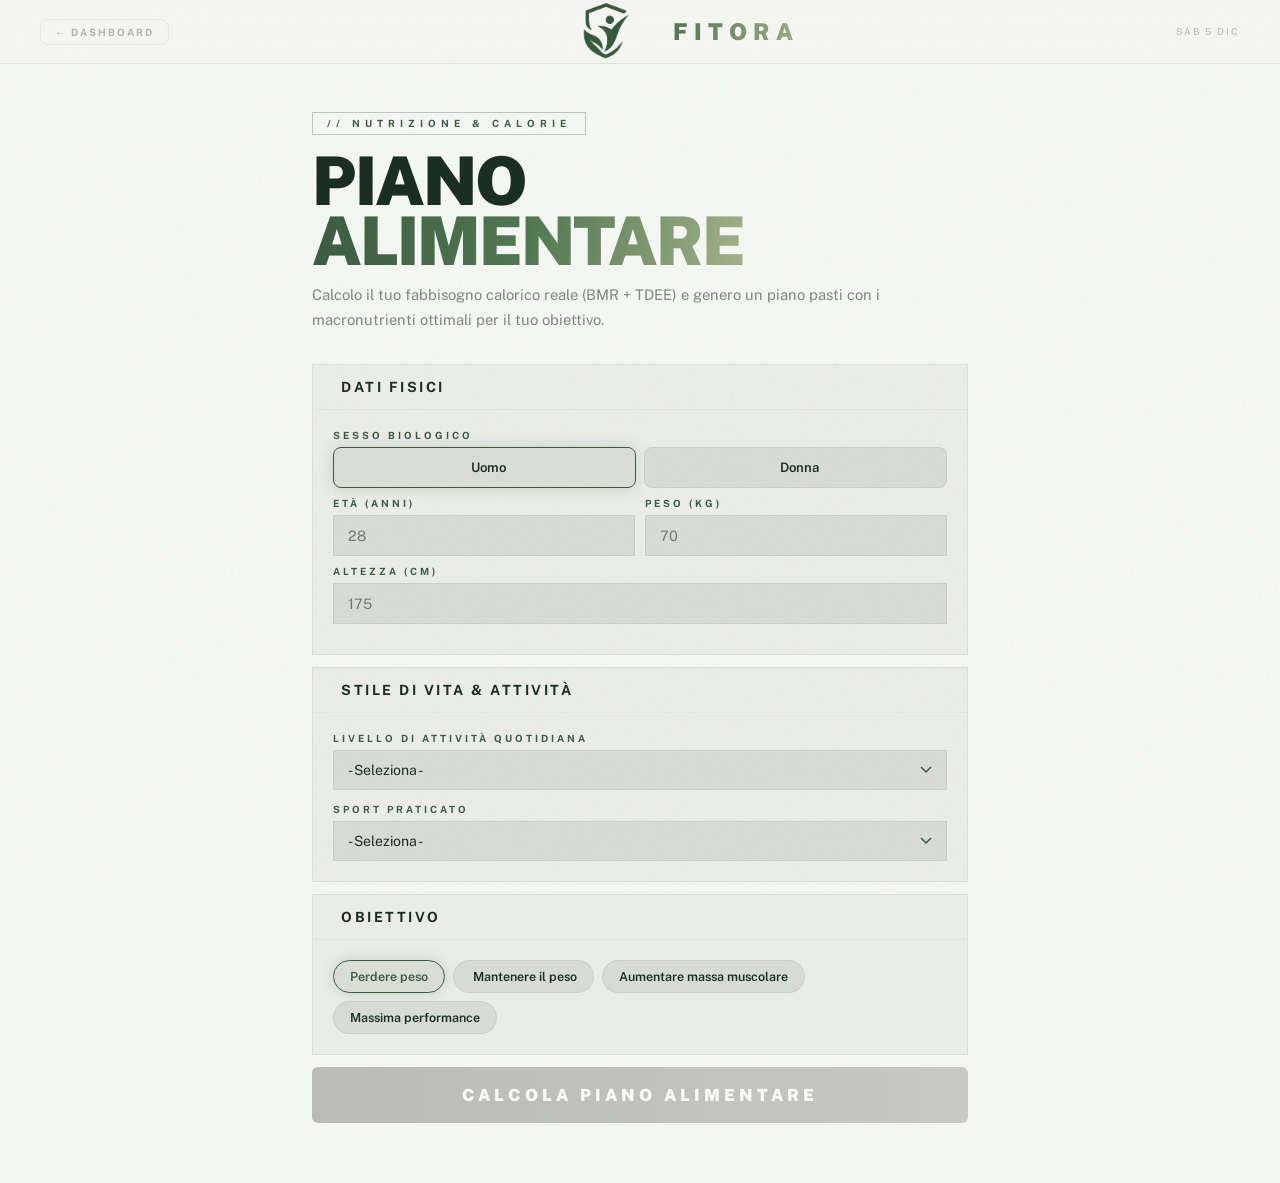
<file: nutrition.html>
<!DOCTYPE html>
<html lang="it">

<head>
  <meta charset="UTF-8">
  <link rel="icon" type="image/x-icon" href="icon (3).png">
  <meta name="viewport" content="width=device-width, initial-scale=1.0, maximum-scale=1.0, user-scalable=no">
  <meta name="theme-color" content="#f4f6f1">
  <title>FITORA – Piano Alimentare</title>
  <link
    href="https://fonts.googleapis.com/css2?family=Public Sans+Condensed:wght@400;700;900&family=Public Sans:wght@400;500;600&display=swap"
    rel="stylesheet">
  <link rel="stylesheet" href="nutrition.css">
</head>

<body>

  <nav>
    <a href="dashboard.html" class="btn-back">← Dashboard</a>
    <div class="nav-logo gt" style="display:flex;align-items:center;gap:7px;"><img src="icon (3).png" style="height:120px;width:auto;">FITORA</div>
    <div id="navDate" style="font-size:.6rem;letter-spacing:2px;color:var(--muted);text-transform:uppercase;"></div>
  </nav>

  <div class="wrapper">

    <div class="page-tag">// Nutrizione & Calorie</div>
    <h1 class="page-title">Piano<br><span class="gt">Alimentare</span></h1>
    <p class="page-sub">Calcolo il tuo fabbisogno calorico reale (BMR + TDEE) e genero un piano pasti con i
      macronutrienti ottimali per il tuo obiettivo.</p>

    <!-- FORM -->
    <div class="form-section">
      <div class="form-head"><span class="form-head-icon"><i class="fa-solid fa-user"
            style="color: #9e9e9e;"></i></span><span class="form-head-title">Dati Fisici</span></div>
      <div class="form-body">
        <div class="form-row single">
          <div class="field">
            <label class="field-label">Sesso biologico</label>
            <div class="gender-row">
              <div class="gender-btn sel" id="gb-m" onclick="setGender('m')"><i class="fa-solid fa-user"
                  style="color: #03a9f4;"></i> Uomo</div>
              <div class="gender-btn" id="gb-f" onclick="setGender('f')"><i class="fa-solid fa-user"
                  style="color: #e91e63;"></i> Donna</div>
            </div>
          </div>
        </div>
        <div class="form-row">
          <div class="field">
            <label class="field-label">Età (anni)</label>
            <input type="number" class="field-input" id="f-age" placeholder="28" min="14" max="90"
              oninput="checkForm()">
          </div>
          <div class="field">
            <label class="field-label">Peso (kg)</label>
            <input type="number" class="field-input" id="f-weight" placeholder="70" min="30" max="250"
              oninput="checkForm()">
          </div>
        </div>
        <div class="form-row single">
          <div class="field">
            <label class="field-label">Altezza (cm)</label>
            <input type="number" class="field-input" id="f-height" placeholder="175" min="100" max="230"
              oninput="checkForm()">
          </div>
        </div>
      </div>
    </div>

    <div class="form-section">
      <div class="form-head"><span class="form-head-icon"><i class="fa-solid fa-person-running"
            style="color: #ff5722;"></i></span><span class="form-head-title">Stile di Vita & Attività</span></div>
      <div class="form-body" style="display:flex;flex-direction:column;gap:14px;">
        <div class="field">
          <label class="field-label">Livello di attività quotidiana</label>
          <select class="field-select" id="f-activity" onchange="checkForm()">
            <option value="">- Seleziona -</option>
            <option value="1.2">Sedentario (lavoro fisso, nessun sport)</option>
            <option value="1.375">Leggermente attivo (1–2 allenamenti / settimana)</option>
            <option value="1.55">Moderatamente attivo (3–4 allenamenti / settimana)</option>
            <option value="1.725">Molto attivo (5–6 allenamenti / settimana)</option>
            <option value="1.9">Atleta (2 sessioni/giorno o lavoro fisico)</option>
          </select>
        </div>
        <div class="field">
          <label class="field-label">Sport praticato</label>
          <select class="field-select" id="f-sport" onchange="checkForm()">
            <option value="">- Seleziona -</option>
            <option value="endurance">Endurance (corsa, ciclismo, nuoto)</option>
            <option value="strength">Forza (palestra, powerlifting, crossfit)</option>
            <option value="team">Sport di squadra (calcio, basket, tennis)</option>
            <option value="yoga">Yoga / Pilates / Mobilità</option>
            <option value="mixed">Misto (vario)</option>
            <option value="none">Nessuno sport specifico</option>
          </select>
        </div>
      </div>
    </div>

    <div class="form-section">
      <div class="form-head"><span class="form-head-icon"><i class="fa-solid fa-bullseye"
            style="color: #f44336;"></i></span><span class="form-head-title">Obiettivo</span></div>
      <div class="form-body">
        <div class="pill-opts" id="goalOpts">
          <div class="pill-opt sel" onclick="setGoal('lose',this)"><i class="fa-solid fa-fire"
              style="color: #ff5722;"></i> Perdere peso</div>
          <div class="pill-opt" onclick="setGoal('maintain',this)"><i class="fa-solid fa-scale-balanced"
              style="color: #9e9e9e;"></i>️ Mantenere il peso</div>
          <div class="pill-opt" onclick="setGoal('gain',this)"><i class="fa-solid fa-dumbbell"
              style="color: #9c27b0;"></i> Aumentare massa muscolare</div>
          <div class="pill-opt" onclick="setGoal('performance',this)"><i class="fa-solid fa-bolt"
              style="color: #facc15;"></i> Massima performance</div>
        </div>
      </div>
    </div>

    <button class="btn-calc" id="calcBtn" onclick="calculate()" disabled><i class="fa-solid fa-apple-whole"
        style="color: #f44336;"></i> Calcola Piano Alimentare</button>

    <!-- RESULTS -->
    <div class="results" id="results"></div>

  </div>

  <script>
    document.getElementById('navDate').textContent =
      new Date().toLocaleDateString('it-IT', { weekday: 'short', day: 'numeric', month: 'short' }).toUpperCase();

    let F = { gender: 'm', goal: 'lose' };

    function setGender(g) {
      F.gender = g;
      document.getElementById('gb-m').classList.toggle('sel', g === 'm');
      document.getElementById('gb-f').classList.toggle('sel', g === 'f');
    }
    function setGoal(g, el) {
      F.goal = g;
      document.querySelectorAll('#goalOpts .pill-opt').forEach(b => b.classList.remove('sel'));
      el.classList.add('sel');
    }
    function checkForm() {
      const ok = document.getElementById('f-age').value &&
        document.getElementById('f-weight').value &&
        document.getElementById('f-height').value &&
        document.getElementById('f-activity').value &&
        document.getElementById('f-sport').value;
      document.getElementById('calcBtn').disabled = !ok;
    }

    /* ══ CALCULATION ══ */
    function calculate() {
      const age = parseInt(document.getElementById('f-age').value);
      const weight = parseFloat(document.getElementById('f-weight').value);
      const height = parseFloat(document.getElementById('f-height').value);
      const act = parseFloat(document.getElementById('f-activity').value);
      const sport = document.getElementById('f-sport').value;
      const goal = F.goal;
      const gender = F.gender;

      // BMR - Mifflin-St Jeor
      let bmr = gender === 'm'
        ? (10 * weight) + (6.25 * height) - (5 * age) + 5
        : (10 * weight) + (6.25 * height) - (5 * age) - 161;
      bmr = Math.round(bmr);

      // TDEE
      let tdee = Math.round(bmr * act);

      // Goal adjustment
      let target, goalLabel, goalNote;
      switch (goal) {
        case 'lose':
          target = Math.max(1200, tdee - 500);
          goalLabel = 'Perdita di peso'; goalNote = 'Deficit di 500 kcal/giorno = ~0.5 kg/settimana';
          break;
        case 'maintain':
          target = tdee;
          goalLabel = 'Mantenimento'; goalNote = 'Bilancio energetico neutro';
          break;
        case 'gain':
          target = tdee + 300;
          goalLabel = 'Massa muscolare'; goalNote = 'Surplus di 300 kcal/giorno per crescita pulita';
          break;
        case 'performance':
          target = tdee + 200;
          goalLabel = 'Massima performance'; goalNote = 'Surplus leggero per sostenere l\'intensità';
          break;
        default:
          target = tdee; goalLabel = 'Mantenimento'; goalNote = '';
      }

      // Macros (g) based on sport + goal
      let protPct, carbPct, fatPct;
      if (sport === 'strength') {
        protPct = goal === 'gain' ? 0.38 : 0.35; carbPct = goal === 'lose' ? 0.30 : 0.40; fatPct = 1 - protPct - carbPct;
      } else if (sport === 'endurance') {
        protPct = 0.25; carbPct = goal === 'lose' ? 0.40 : 0.50; fatPct = 1 - protPct - carbPct;
      } else if (sport === 'team') {
        protPct = 0.28; carbPct = 0.45; fatPct = 0.27;
      } else if (sport === 'yoga') {
        protPct = 0.25; carbPct = goal === 'lose' ? 0.35 : 0.40; fatPct = 1 - protPct - carbPct;
      } else {
        protPct = goal === 'gain' ? 0.33 : goal === 'lose' ? 0.35 : 0.28;
        carbPct = goal === 'lose' ? 0.32 : 0.42;
        fatPct = 1 - protPct - carbPct;
      }

      const protKcal = Math.round(target * protPct);
      const carbKcal = Math.round(target * carbPct);
      const fatKcal = Math.round(target * fatPct);
      const protG = Math.round(protKcal / 4);
      const carbG = Math.round(carbKcal / 4);
      const fatG = Math.round(fatKcal / 9);

      // Per kg ratios
      const protPerKg = (protG / weight).toFixed(1);
      const carbPerKg = (carbG / weight).toFixed(1);

      // Meals
      const meals = buildMeals(target, protG, carbG, fatG, goal, sport, weight);

      renderResults({
        bmr, tdee, target, goalLabel, goalNote,
        protG, carbG, fatG, protPct, carbPct, fatPct,
        protPerKg, carbPerKg, age, weight, height, gender, meals
      });
    }

    /* ══ MEAL BUILDER ══ */
    function buildMeals(kcal, prot, carb, fat, goal, sport, weight) {
      // Distribute: 25% breakfast, 10% snack1, 35% lunch, 10% snack2, 20% dinner
      const dist = [.25, .10, .35, .10, .20];
      const isEndurance = sport === 'endurance';
      const isStrength = sport === 'strength';

      const plans = {
        breakfast: [
          { icon: '<i class="fa-solid fa-bowl-rice" style="color: #e0e0e0;"></i>', name: 'Porridge con frutta e noci', desc: '80g avena, 150ml latte (scremato o vegetale), 1 banana, 20g noci', kcal: dist[0] * kcal },
          { icon: '<i class="fa-solid fa-egg" style="color: #ffeb3b;"></i>', name: 'Uova strapazzate + pane integrale', desc: '3 uova, 2 fette pane integrale, 1 kiwi', kcal: dist[0] * kcal },
        ],
        snack1: [
          { icon: '<i class="fa-solid fa-apple-whole" style="color: #f44336;"></i>', name: 'Frutta + proteine', desc: goal === 'lose' ? '1 mela + 20g mandorle' : '1 banana + 1 yogurt greco 150g + 15g miele', kcal: dist[1] * kcal },
        ],
        lunch: [
          isEndurance
            ? { icon: '<i class="fa-solid fa-bowl-food" style="color: #ff9800;"></i>', name: 'Pasta integrale + pollo + verdure', desc: `${Math.round(weight * 1.2)}g pasta integrale cotta, ${Math.round(weight * 1.5)}g petto pollo, 200g zucchine grigliate, olio EVO 10g`, kcal: dist[2] * kcal }
            : isStrength
              ? { icon: '<i class="fa-solid fa-drumstick-bite" style="color: #795548;"></i>', name: 'Riso + carne magra + legumi', desc: `150g riso basmati cotto, 200g manzo o tacchino, 100g fagioli, pomodoro, olio EVO 8g`, kcal: dist[2] * kcal }
              : { icon: '<i class="fa-solid fa-bowl-food" style="color: #4caf50;"></i>', name: 'Piatto completo bilanciato', desc: `120g cereale integrale (riso, farro o quinoa), 180g proteina magra (pollo, tonno o tofu), verdure miste 200g, olio EVO 10g`, kcal: dist[2] * kcal },
        ],
        snack2: [
          {
            icon: '<i class="fa-solid fa-glass-water" style="color: #00bcd4;"></i>', name: goal === 'gain' ? 'Frullato proteico + banana' : 'Yogurt greco + semi di chia',
            desc: goal === 'gain' ? '250ml latte, 30g proteine whey, 1 banana, 15g burro di arachidi' : '150g yogurt greco 0%, 10g semi di chia, 1 cucchiaio miele',
            kcal: dist[3] * kcal
          },
        ],
        dinner: [
          { icon: '<i class="fa-solid fa-fish" style="color: #03a9f4;"></i>', name: 'Pesce + patate dolci + verdure', desc: `200g salmone (o merluzzo), ${goal === 'lose' ? '150' : '200'}g patate dolci al forno, spinaci saltati 200g, olio EVO 8g, limone`, kcal: dist[4] * kcal },
        ],
      };

      return [
        { label: 'Colazione', time: '07:00 – 08:00', icon: '<i class="fa-solid fa-sun" style="color: #ffeb3b;"></i>️', ...plans.breakfast[0] },
        { label: 'Spuntino mattina', time: '10:00 – 10:30', icon: '<i class="fa-solid fa-apple-whole" style="color: #f44336;"></i>', ...plans.snack1[0] },
        { label: 'Pranzo', time: '12:30 – 13:30', icon: '<i class="fa-solid fa-utensils" style="color: #9e9e9e;"></i>️', ...plans.lunch[0] },
        { label: 'Spuntino pomeriggio', time: '16:00 – 17:00', icon: '<i class="fa-solid fa-glass-water" style="color: #00bcd4;"></i>', ...plans.snack2[0] },
        { label: 'Cena', time: '19:30 – 20:30', icon: '<i class="fa-solid fa-moon" style="color: #3f51b5;"></i>', ...plans.dinner[0] },
      ];
    }

    /* ══ RENDER ══ */
    function renderResults(D) {
      const genderLabel = D.gender === 'm' ? 'Uomo' : 'Donna';

      const mealsHtml = D.meals.map(m => `
    <div class="meal-section">
      <div class="meal-head">
        <div style="display:flex;align-items:center;gap:8px">
          <span style="font-size:1rem">${m.icon}</span>
          <div>
            <div class="meal-title">${m.label}</div>
            <div style="font-size:.58rem;letter-spacing:2px;text-transform:uppercase;color:var(--muted);margin-top:2px">${m.time}</div>
          </div>
        </div>
        <span class="meal-kcal-badge">~${Math.round(m.kcal)} kcal</span>
      </div>
      <div class="meal-item">
        <span class="mi-icon">${m.icon}</span>
        <div class="mi-body">
          <div class="mi-name">${m.name}</div>
          <div class="mi-desc">${m.desc}</div>
        </div>
      </div>
    </div>
  `).join('');

      const idratazione = Math.round(D.weight * 35 / 100) / 10;
      const prot_rec = D.gender === 'm' ? (D.weight * 1.6).toFixed(0) : (D.weight * 1.4).toFixed(0);

      const html = `
    <!-- CALORIE HERO -->
    <div class="cal-hero">
      <div class="cal-label">Fabbisogno Calorico Giornaliero</div>
      <div class="cal-number gt" id="calNum" data-target="${D.target}">0</div>
      <div class="cal-unit">kcal / giorno · ${D.goalLabel}</div>
      <div class="cal-formula">BMR ${D.bmr} kcal × fattore attività = TDEE ${D.tdee} kcal → Target: ${D.target} kcal</div>
      <div class="cal-breakdown">
        <div class="cb-cell">
          <div class="cb-val gt">${D.bmr}</div>
          <div class="cb-lbl">BMR (riposo)</div>
        </div>
        <div class="cb-cell">
          <div class="cb-val" style="color:var(--cyan)">${D.tdee}</div>
          <div class="cb-lbl">TDEE (totale)</div>
        </div>
        <div class="cb-cell">
          <div class="cb-val" style="color:var(--green)">${D.target}</div>
          <div class="cb-lbl">Target (${D.goalLabel})</div>
        </div>
      </div>
    </div>

    <!-- MACROS -->
    <div class="macro-card">
      <div class="macro-head"><div class="macro-title"><i class="fa-solid fa-chart-simple" style="color: #03a9f4;"></i> Macronutrienti Giornalieri</div></div>
      <div class="macro-body">
        <div class="macro-row">
          <div class="macro-icon"><i class="fa-solid fa-bacon" style="color: #f44336;"></i></div>
          <div class="macro-info">
            <div class="macro-name">Proteine</div>
            <div class="macro-bar-wrap"><div class="macro-bar-fill" style="width:0%;background:var(--cyan)" data-w="${Math.round(D.protPct * 100)}%"></div></div>
            <div class="macro-sub">${Math.round(D.protPct * 100)}% delle calorie · ${D.protPerKg}g per kg di peso · 4 kcal/g</div>
          </div>
          <div style="text-align:right">
            <div class="macro-grams" style="color:var(--cyan)">${D.protG}</div>
            <div class="macro-g-unit">grammi/g</div>
          </div>
        </div>
        <div class="macro-row">
          <div class="macro-icon"><i class="fa-solid fa-bowl-rice" style="color: #ffffff;"></i></div>
          <div class="macro-info">
            <div class="macro-name">Carboidrati</div>
            <div class="macro-bar-wrap"><div class="macro-bar-fill" style="width:0%;background:var(--green)" data-w="${Math.round(D.carbPct * 100)}%"></div></div>
            <div class="macro-sub">${Math.round(D.carbPct * 100)}% delle calorie · ${D.carbPerKg}g per kg di peso · 4 kcal/g</div>
          </div>
          <div style="text-align:right">
            <div class="macro-grams" style="color:var(--green)">${D.carbG}</div>
            <div class="macro-g-unit">grammi/g</div>
          </div>
        </div>
        <div class="macro-row">
          <div class="macro-icon"><i class="fa-solid fa-carrot" style="color: #4caf50;"></i></div>
          <div class="macro-info">
            <div class="macro-name">Grassi</div>
            <div class="macro-bar-wrap"><div class="macro-bar-fill" style="width:0%;background:var(--yellow)" data-w="${Math.round(D.fatPct * 100)}%"></div></div>
            <div class="macro-sub">${Math.round(D.fatPct * 100)}% delle calorie · 9 kcal/g</div>
          </div>
          <div style="text-align:right">
            <div class="macro-grams" style="color:var(--yellow)">${D.fatG}</div>
            <div class="macro-g-unit">grammi/g</div>
          </div>
        </div>
      </div>
    </div>

    <!-- MEALS -->
    <div style="font-size:.62rem;font-weight:700;letter-spacing:4px;text-transform:uppercase;color:var(--cyan);margin-bottom:10px">// Piano Pasti Giornaliero</div>
    ${mealsHtml}

    <!-- TIPS -->
    <div class="macro-card">
      <div class="macro-head"><div class="macro-title"><i class="fa-solid fa-lightbulb" style="color: #ffeb3b;"></i> Consigli Specifici per Te</div></div>
      <div class="macro-body">
        <ul class="tip-list">
          <li>Bevi almeno <strong>${idratazione} litri d'acqua</strong> al giorno (${D.weight}kg × 35ml). Aggiungi 500ml per ogni ora di sport intenso.</li>
          <li>Obiettivo proteico minimo: <strong>${prot_rec}g/giorno</strong> per proteggere e costruire massa muscolare (${D.protPerKg}g/kg).</li>
          <li>Consuma carboidrati complessi <strong>prima dell'allenamento</strong> (1–2h prima) e proteine <strong>entro 30 min dopo</strong> per massimizzare il recupero.</li>
          <li>${D.goal === 'lose' ? 'Non scendere mai sotto le ' + Math.max(1200, D.bmr) + ' kcal/giorno (il tuo BMR). Un deficit eccessivo brucia muscolo, non grasso.' : D.goal === 'gain' ? 'Pesi l\'avanzata mensile: +0.5–1kg/mese è crescita pulita. Oltre, stai accumulando troppo grasso.' : 'Mantieni la consistenza: variazioni di ±200 kcal nel lungo periodo non impattano i risultati.'}</li>
          <li>Dormi 7–9 ore. Il <strong>GH (ormone della crescita)</strong> viene rilasciato prevalentemente durante il sonno profondo - è essenziale quanto l\'allenamento.</li>
        </ul>
      </div>
    </div>

    <a href="dashboard.html" class="btn-dash">▶ Torna alla Dashboard</a>
    <button class="btn-recalc" onclick="document.getElementById('results').classList.remove('show');window.scrollTo({top:0,behavior:'smooth'})">↺ Ricalcola</button>
  `;

      const res = document.getElementById('results');
      res.innerHTML = html;
      res.classList.add('show');

      // Animate calorie counter
      setTimeout(() => {
        const el = document.getElementById('calNum');
        const target = D.target;
        let cur = 0;
        const step = Math.ceil(target / 60);
        const timer = setInterval(() => {
          cur = Math.min(cur + step, target);
          el.textContent = cur.toLocaleString('it-IT');
          if (cur >= target) clearInterval(timer);
        }, 16);
      }, 100);

      // Animate macro bars
      setTimeout(() => {
        document.querySelectorAll('.macro-bar-fill').forEach(el => {
          el.style.width = el.dataset.w;
        });
      }, 200);

      res.scrollIntoView({ behavior: 'smooth', block: 'start' });

      // Save to localStorage for other pages
      try {
        localStorage.setItem('fitora_profile', JSON.stringify({
          gender: D.gender, age: D.age || 0, weight: D.weight, height: D.height,
          tdee: D.tdee, target: D.target, protG: D.protG, carbG: D.carbG, fatG: D.fatG
        }));
      } catch (e) { }
    }
  </script>
</body>

</html>
</file>
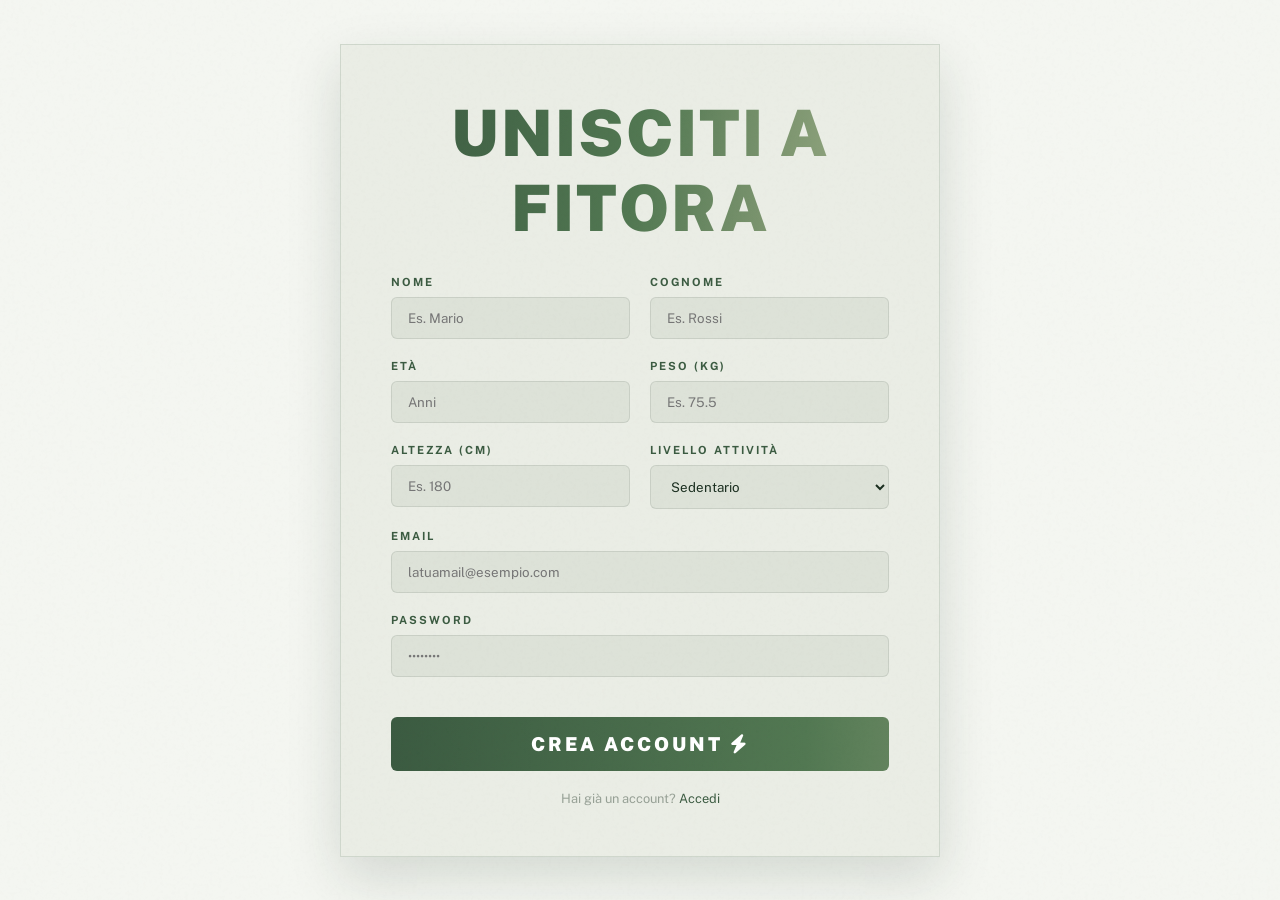
<file: register.html>
<!DOCTYPE html>
<html lang="it">

<head>
  <meta charset="UTF-8">
  <link rel="icon" type="image/x-icon" href="icon (3).png">
  <meta name="viewport" content="width=device-width, initial-scale=1.0">
  <title>FITORA – Registrati</title>
  <link
    href="https://fonts.googleapis.com/css2?family=Public Sans+Condensed:wght@700;900&family=Public Sans:wght@400;500;600&display=swap"
    rel="stylesheet">
  <link rel="stylesheet" href="style.css">
  <link rel="stylesheet" href="https://cdnjs.cloudflare.com/ajax/libs/font-awesome/6.5.2/css/all.min.css">
  <style>
    body {
      display: flex;
      align-items: center;
      justify-content: center;
      min-height: 100vh;
      padding: 40px 20px;
      background: #f4f6f1;
    }

    .reg-card {
      background: var(--dark2);
      border: 1px solid rgba(58, 90, 64, 0.15);
      padding: clamp(30px, 5vw, 50px);
      width: 100%;
      max-width: 600px;
      box-shadow: 0 20px 50px rgba(0, 0, 0, 0.5);
      animation: slideUp 0.8s cubic-bezier(0.22, 1, 0.36, 1);
    }

    @keyframes slideUp {
      from {
        opacity: 0;
        transform: translateY(40px);
      }

      to {
        opacity: 1;
        transform: translateY(0);
      }
    }

    .reg-title {
      font-family: 'Public Sans', sans-serif;
      font-weight: 900;
      font-size: 2.5rem;
      text-transform: uppercase;
      letter-spacing: 2px;
      margin-bottom: 30px;
      text-align: center;
    }

    .reg-form {
      display: grid;
      grid-template-columns: 1fr 1fr;
      gap: 20px;
    }

    .input-group {
      display: flex;
      flex-direction: column;
      gap: 8px;
      animation: fadeIn 1s both;
    }

    .input-group.full {
      grid-column: span 2;
    }

    @keyframes fadeIn {
      from {
        opacity: 0;
      }

      to {
        opacity: 1;
      }
    }

    @keyframes liquidShift {

      0%,
      100% {
        background-position: 0% 50%
      }

      50% {
        background-position: 100% 50%
      }
    }

    label {
      font-size: 0.7rem;
      text-transform: uppercase;
      letter-spacing: 2px;
      color: var(--cyan);
      font-weight: 700;
    }

    input,
    select {
      background: var(--dark3);
      border: 1px solid rgba(26, 46, 31, 0.1);
      padding: 12px 16px;
      color: #1a2e1f;
      font-family: inherit;
      border-radius: 6px;
      transition: border-color 0.3s, box-shadow 0.3s;
    }

    input:focus,
    select:focus {
      outline: none;
      border-color: var(--cyan);
      box-shadow: 0 0 10px rgba(58, 90, 64, 0.2);
    }

    .btn-reg {
      grid-column: span 2;
      margin-top: 20px;
      background: linear-gradient(90deg, #3a5a40, #517751, #a3b18a, #3a5a40);
      background-size: 250% 100%;
      color: #fff;
      font-family: 'Public Sans', sans-serif;
      font-weight: 900;
      font-size: 1.2rem;
      text-transform: uppercase;
      letter-spacing: 3px;
      padding: 16px;
      border: none;
      cursor: pointer;
      border-radius: 6px;
      transition: transform 0.2s, box-shadow 0.3s;
      animation: liquidShift 5s ease infinite;
      position: relative;
      overflow: hidden;
    }

    .btn-reg::before {
      content: '';
      position: absolute;
      inset: 0;
      background: rgba(255, 255, 255, .2);
      border-radius: inherit;
      transform: translateY(100%);
      transition: transform .45s cubic-bezier(.23, 1, .32, 1);
    }

    .btn-reg:hover::before {
      transform: translateY(0);
    }

    .btn-reg:hover {
      transform: scale(1.02);
      box-shadow: 0 6px 28px rgba(58, 90, 64, .4);
    }

    @media (max-width: 600px) {
      .reg-form {
        grid-template-columns: 1fr;
      }

      .input-group.full {
        grid-column: span 1;
      }

      .btn-reg {
        grid-column: span 1;
      }
    }
  </style>
  <link rel="stylesheet" href="register.css">
</head>

<body>

  <div class="reg-card">
    <h1 class="reg-title grad-text">Unisciti a FITORA</h1>
    <form class="reg-form" action="dashboard.html">
      <div class="input-group" style="animation-delay: 0.1s">
        <label>Nome</label>
        <input type="text" placeholder="Es. Mario" required>
      </div>
      <div class="input-group" style="animation-delay: 0.2s">
        <label>Cognome</label>
        <input type="text" placeholder="Es. Rossi" required>
      </div>
      <div class="input-group" style="animation-delay: 0.3s">
        <label>Età</label>
        <input type="number" placeholder="Anni" required>
      </div>
      <div class="input-group" style="animation-delay: 0.4s">
        <label>Peso (kg)</label>
        <input type="number" step="0.1" placeholder="Es. 75.5" required>
      </div>
      <div class="input-group" style="animation-delay: 0.5s">
        <label>Altezza (cm)</label>
        <input type="number" placeholder="Es. 180" required>
      </div>
      <div class="input-group" style="animation-delay: 0.6s">
        <label>Livello Attività</label>
        <select required>
          <option value="sedentario">Sedentario</option>
          <option value="leggero">Attività Leggera</option>
          <option value="moderato">Moderato</option>
          <option value="attivo">Molto Attivo</option>
          <option value="atleta">Atleta</option>
        </select>
      </div>
      <div class="input-group full" style="animation-delay: 0.7s">
        <label>Email</label>
        <input type="email" placeholder="latuamail@esempio.com" required>
      </div>
      <div class="input-group full" style="animation-delay: 0.8s">
        <label>Password</label>
        <input type="password" placeholder="••••••••" required>
      </div>
      <button type="submit" class="btn-reg">Crea Account <i class="fa-solid fa-bolt" style="color: #fff;"></i></button>
    </form>
    <p style="text-align: center; margin-top: 20px; font-size: 0.8rem; color: rgba(26,46,31,0.4);">
      Hai già un account? <a href="dashboard.html" style="color: var(--cyan);">Accedi</a>
    </p>
  </div>

  <script>
    // Semplice effetto hover parallasse sulla card
    const card = document.querySelector('.reg-card');
    document.addEventListener('mousemove', (e) => {
      const xAxis = (window.innerWidth / 2 - e.pageX) / 25;
      const yAxis = (window.innerHeight / 2 - e.pageY) / 25;
      card.style.transform = `rotateY(${xAxis}deg) rotateX(${yAxis}deg)`;
    });

    // Reset rotazione quando il mouse esce
    document.addEventListener('mouseleave', () => {
      card.style.transform = `rotateY(0deg) rotateX(0deg)`;
      card.style.transition = "all 0.5s ease";
    });

    // Rimuovi transizione all'entrata per fluidità
    document.addEventListener('mouseenter', () => {
      card.style.transition = "none";
    });
  </script>

</body>

</html>
</file>
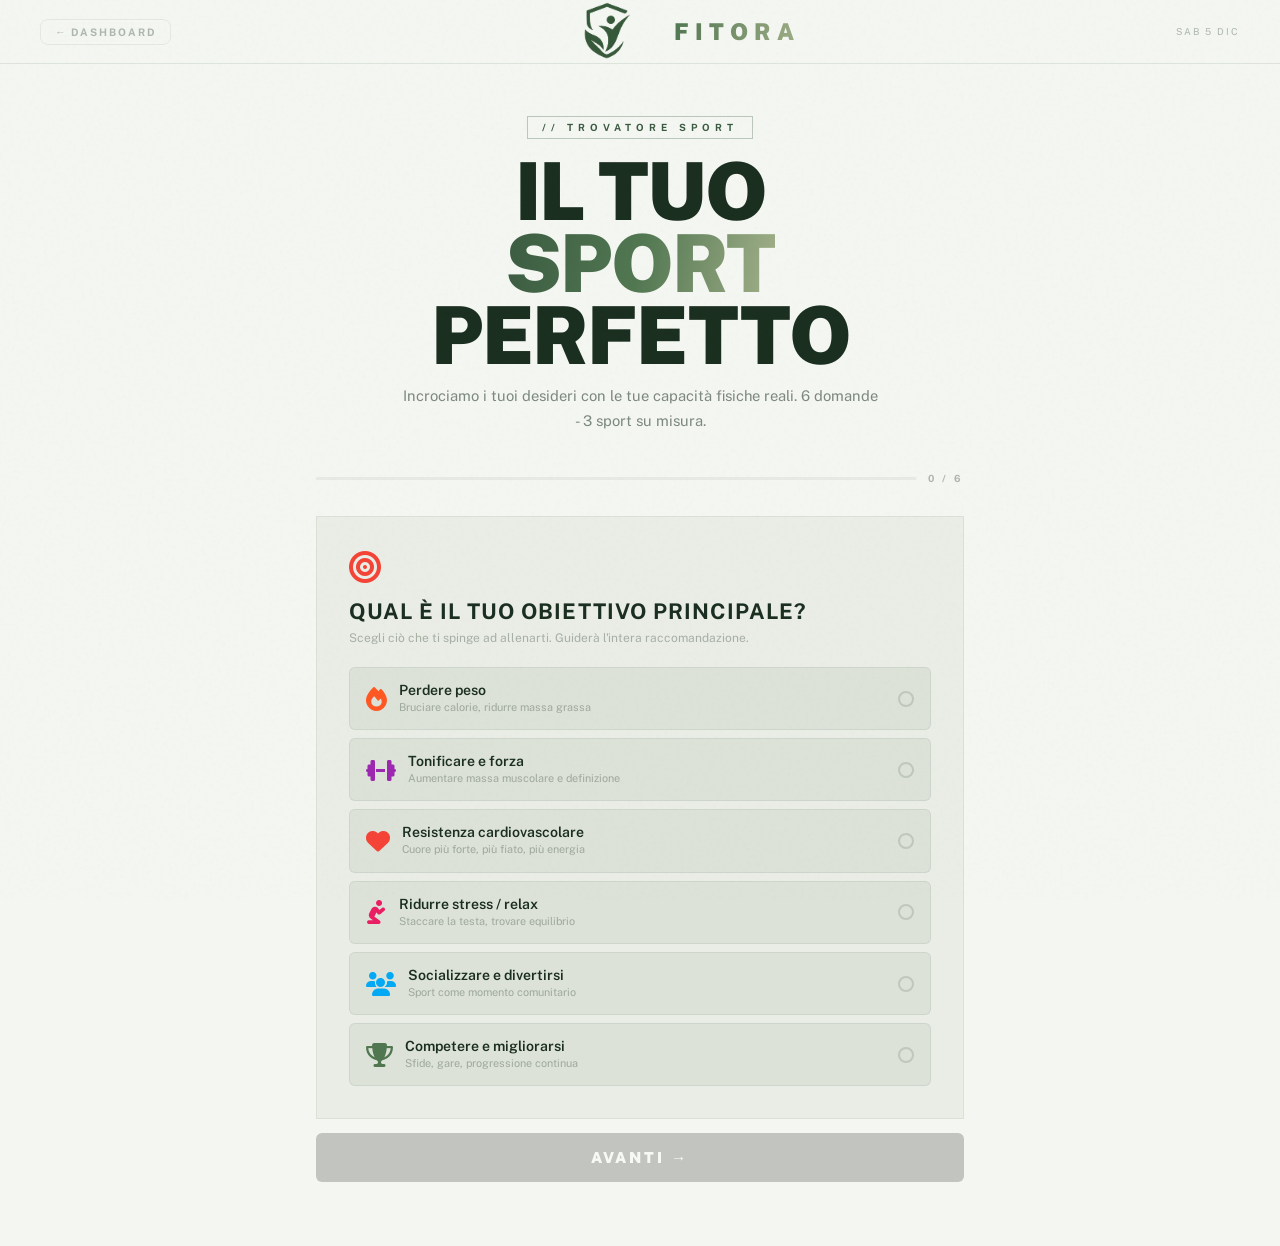
<file: sport-quiz.html>
<!DOCTYPE html>
<html lang="it">

<head>
  <meta charset="UTF-8">
  <link rel="icon" type="image/x-icon" href="icon (3).png">
  <meta name="viewport" content="width=device-width, initial-scale=1.0, maximum-scale=1.0, user-scalable=no">
  <meta name="theme-color" content="#f4f6f1">
  <title>FITORA – Il Tuo Sport Ideale</title>
  <link
    href="https://fonts.googleapis.com/css2?family=Public Sans+Condensed:wght@400;700;900&family=Public Sans:wght@400;500;600&display=swap"
    rel="stylesheet">
  <link rel="stylesheet" href="https://cdnjs.cloudflare.com/ajax/libs/font-awesome/6.5.2/css/all.min.css">
  <link rel="stylesheet" href="sport-quiz.css">
</head>

<body>

  <nav>
    <a href="dashboard.html" class="btn-back">← Dashboard</a>
    <div class="nav-logo gt" style="display:flex;align-items:center;gap:7px;"><img src="icon (3).png" style="height:120px;width:auto;">FITORA</div>
    <div style="font-size:.6rem;letter-spacing:2px;color:var(--muted);text-transform:uppercase" id="navDate"></div>
  </nav>

  <div class="wrapper">

    <!-- HEADER -->
    <div class="page-head" id="quizHead">
      <div class="page-tag">// Trovatore Sport</div>
      <h1 class="page-title">Il Tuo<br><span class="gt">Sport</span><br>Perfetto</h1>
      <p class="page-sub">
        Incrociamo i tuoi desideri con le tue capacità fisiche reali. 6 domande - 3 sport su misura.
      </p>
    </div>

    <!-- PROGRESS -->
    <div class="prog-wrap" id="progWrap">
      <div class="prog-bar">
        <div class="prog-fill" id="progFill" style="width:0%"></div>
      </div>
      <div class="prog-lbl" id="progLbl">0 / 6</div>
    </div>

    <!-- ── STEP 1: OBIETTIVO ── -->
    <div class="step active" id="s1">
      <div class="q-card">
        <div class="q-icon"><i class="fa-solid fa-bullseye" style="color: #f44336;"></i></div>
        <div class="q-title">Qual è il tuo obiettivo principale?</div>
        <div class="q-hint">Scegli ciò che ti spinge ad allenarti. Guiderà l'intera raccomandazione.</div>
        <div class="opt-grid">
          <div class="opt-card" onclick="pick('goal','weight',this)">
            <span class="opt-icon-big"><i class="fa-solid fa-fire" style="color: #ff5722;"></i></span>
            <div class="opt-body">
              <div class="opt-name">Perdere peso</div>
              <div class="opt-desc">Bruciare calorie, ridurre massa grassa</div>
            </div>
            <div class="opt-dot"></div>
          </div>
          <div class="opt-card" onclick="pick('goal','muscle',this)">
            <span class="opt-icon-big"><i class="fa-solid fa-dumbbell" style="color: #9c27b0;"></i></span>
            <div class="opt-body">
              <div class="opt-name">Tonificare e forza</div>
              <div class="opt-desc">Aumentare massa muscolare e definizione</div>
            </div>
            <div class="opt-dot"></div>
          </div>
          <div class="opt-card" onclick="pick('goal','cardio',this)">
            <span class="opt-icon-big"><i class="fa-solid fa-heart" style="color: #f44336;"></i></span>
            <div class="opt-body">
              <div class="opt-name">Resistenza cardiovascolare</div>
              <div class="opt-desc">Cuore più forte, più fiato, più energia</div>
            </div>
            <div class="opt-dot"></div>
          </div>
          <div class="opt-card" onclick="pick('goal','stress',this)">
            <span class="opt-icon-big"><i class="fa-solid fa-person-praying" style="color: #e91e63;"></i></span>
            <div class="opt-body">
              <div class="opt-name">Ridurre stress / relax</div>
              <div class="opt-desc">Staccare la testa, trovare equilibrio</div>
            </div>
            <div class="opt-dot"></div>
          </div>
          <div class="opt-card" onclick="pick('goal','social',this)">
            <span class="opt-icon-big"><i class="fa-solid fa-users" style="color: #03a9f4;"></i></span>
            <div class="opt-body">
              <div class="opt-name">Socializzare e divertirsi</div>
              <div class="opt-desc">Sport come momento comunitario</div>
            </div>
            <div class="opt-dot"></div>
          </div>
          <div class="opt-card" onclick="pick('goal','compete',this)">
            <span class="opt-icon-big"><i class="fa-solid fa-trophy" style="color: #517751;"></i></span>
            <div class="opt-body">
              <div class="opt-name">Competere e migliorarsi</div>
              <div class="opt-desc">Sfide, gare, progressione continua</div>
            </div>
            <div class="opt-dot"></div>
          </div>
        </div>
      </div>
      <div class="step-nav">
        <button class="btn-next" id="n1" onclick="go(2)" disabled>Avanti →</button>
      </div>
    </div>

    <!-- ── STEP 2: AMBIENTE ── -->
    <div class="step" id="s2">
      <div class="q-card">
        <div class="q-icon"><i class="fa-solid fa-globe" style="color: #4caf50;"></i></div>
        <div class="q-title">Dove ti piace allenarti?</div>
        <div class="q-hint">L'ambiente condiziona la continuità - scegli quello in cui ti senti più a tuo agio.</div>
        <div class="opt-grid cols2">
          <div class="opt-card" onclick="pick('env','outdoor',this)">
            <span class="opt-icon-big"><i class="fa-solid fa-tree" style="color: #8bc34a;"></i></span>
            <div class="opt-body">
              <div class="opt-name">All'aperto</div>
              <div class="opt-desc">Parchi, strade, natura, montagna</div>
            </div>
            <div class="opt-dot"></div>
          </div>
          <div class="opt-card" onclick="pick('env','gym',this)">
            <span class="opt-icon-big"><i class="fa-solid fa-dumbbell" style="color: #9c27b0;"></i></span>
            <div class="opt-body">
              <div class="opt-name">Palestra</div>
              <div class="opt-desc">Centro sportivo, struttura indoor</div>
            </div>
            <div class="opt-dot"></div>
          </div>
          <div class="opt-card" onclick="pick('env','water',this)">
            <span class="opt-icon-big"><i class="fa-solid fa-droplet" style="color: #00bcd4;"></i></span>
            <div class="opt-body">
              <div class="opt-name">In acqua</div>
              <div class="opt-desc">Piscina, lago, mare</div>
            </div>
            <div class="opt-dot"></div>
          </div>
          <div class="opt-card" onclick="pick('env','home',this)">
            <span class="opt-icon-big"><i class="fa-solid fa-house" style="color: #795548;"></i></span>
            <div class="opt-body">
              <div class="opt-name">A casa</div>
              <div class="opt-desc">Senza spostamenti, massima flessibilità</div>
            </div>
            <div class="opt-dot"></div>
          </div>
        </div>
      </div>
      <div class="step-nav">
        <button class="btn-prev" onclick="go(1)">← Indietro</button>
        <button class="btn-next" id="n2" onclick="go(3)" disabled>Avanti →</button>
      </div>
    </div>

    <!-- ── STEP 3: COMPAGNIA ── -->
    <div class="step" id="s3">
      <div class="q-card">
        <div class="q-icon"><i class="fa-solid fa-handshake" style="color: #ffeb3b;"></i></div>
        <div class="q-title">Preferisci allenarti da solo o in gruppo?</div>
        <div class="q-hint">Non c'è risposta sbagliata - la motivazione viene dall'ambiente che senti tuo.</div>
        <div class="opt-grid cols3">
          <div class="opt-card" onclick="pick('company','solo',this)">
            <span class="opt-icon-big"><i class="fa-solid fa-person" style="color: #ffffff;"></i></span>
            <div class="opt-body">
              <div class="opt-name">Solo</div>
              <div class="opt-desc">Ritmo mio, concentrazione totale</div>
            </div>
            <div class="opt-dot"></div>
          </div>
          <div class="opt-card" onclick="pick('company','duo',this)">
            <span class="opt-icon-big"><i class="fa-solid fa-user-group" style="color: #4caf50;"></i></span>
            <div class="opt-body">
              <div class="opt-name">Coppia / piccolo gruppo</div>
              <div class="opt-desc">Compagno o 3–4 persone max</div>
            </div>
            <div class="opt-dot"></div>
          </div>
          <div class="opt-card" onclick="pick('company','team',this)">
            <span class="opt-icon-big"><i class="fa-regular fa-futbol" style="color: #ffffff;"></i></span>
            <div class="opt-body">
              <div class="opt-name">Grande squadra</div>
              <div class="opt-desc">Sport di gruppo, dinamica collettiva</div>
            </div>
            <div class="opt-dot"></div>
          </div>
        </div>
      </div>
      <div class="step-nav">
        <button class="btn-prev" onclick="go(2)">← Indietro</button>
        <button class="btn-next" id="n3" onclick="go(4)" disabled>Avanti →</button>
      </div>
    </div>

    <!-- ── STEP 4: CAPACITÀ / LIMITAZIONI ── -->
    <div class="step" id="s4">
      <div class="q-card">
        <div class="q-icon"><i class="fa-solid fa-stethoscope" style="color: #03a9f4;"></i></div>
        <div class="q-title">Hai limitazioni fisiche?</div>
        <div class="q-hint">Seleziona tutto ciò che si applica. L'app escluderà sport inadatti e ne proporrà di sicuri.
        </div>
        <div class="opt-grid" id="limGrid">
          <div class="opt-card" onclick="toggleLim('none',this)" id="lim-none">
            <span class="opt-icon-big"><i class="fa-solid fa-check" style="color: #4caf50;"></i></span>
            <div class="opt-body">
              <div class="opt-name">Nessuna limitazione</div>
              <div class="opt-desc">Corpo integro, pronto a tutto</div>
            </div>
            <div class="opt-dot"></div>
          </div>
          <div class="opt-card" onclick="toggleLim('knee',this)">
            <span class="opt-icon-big"><i class="fa-solid fa-bone" style="color: #ffeb3b;"></i></span>
            <div class="opt-body">
              <div class="opt-name">Ginocchia / caviglie</div>
              <div class="opt-desc">Dolori o instabilità articolare</div>
            </div>
            <div class="opt-dot"></div>
          </div>
          <div class="opt-card" onclick="toggleLim('back',this)">
            <span class="opt-icon-big"><i class="fa-solid fa-arrow-left" style="color: #ffffff;"></i></span>
            <div class="opt-body">
              <div class="opt-name">Schiena / lombari</div>
              <div class="opt-desc">Ernia, sciatalgia, dolori lombari</div>
            </div>
            <div class="opt-dot"></div>
          </div>
          <div class="opt-card" onclick="toggleLim('heart',this)">
            <span class="opt-icon-big"><i class="fa-solid fa-heart-pulse" style="color: #f44336;"></i></span>
            <div class="opt-body">
              <div class="opt-name">Problemi cardiaci</div>
              <div class="opt-desc">Cardiopatia, ipertensione grave</div>
            </div>
            <div class="opt-dot"></div>
          </div>
          <div class="opt-card" onclick="toggleLim('overweight',this)">
            <span class="opt-icon-big"><i class="fa-solid fa-scale-balanced" style="color: #9e9e9e;"></i>️</span>
            <div class="opt-body">
              <div class="opt-name">Sovrappeso importante</div>
              <div class="opt-desc">Impatto articolare da considerare</div>
            </div>
            <div class="opt-dot"></div>
          </div>
          <div class="opt-card" onclick="toggleLim('shoulder',this)">
            <span class="opt-icon-big"><i class="fa-solid fa-person-circle-question" style="color: #9e9e9e;"></i></span>
            <div class="opt-body">
              <div class="opt-name">Spalle / polsi</div>
              <div class="opt-desc">Tendiniti, instabilità della spalla</div>
            </div>
            <div class="opt-dot"></div>
          </div>
        </div>
      </div>
      <div class="step-nav">
        <button class="btn-prev" onclick="go(3)">← Indietro</button>
        <button class="btn-next" id="n4" onclick="go(5)">Avanti →</button>
      </div>
    </div>

    <!-- ── STEP 5: LIVELLO ── -->
    <div class="step" id="s5">
      <div class="q-card">
        <div class="q-icon"><i class="fa-solid fa-chart-simple" style="color: #03a9f4;"></i></div>
        <div class="q-title">Qual è il tuo livello attuale?</div>
        <div class="q-hint">Sii onesto - un'attività fuori portata demotiva, una troppo facile annoia.</div>
        <div class="opt-grid">
          <div class="opt-card" onclick="pick('level','beginner',this)">
            <span class="opt-icon-big"><i class="fa-solid fa-seedling" style="color: #8bc34a;"></i></span>
            <div class="opt-body">
              <div class="opt-name">Principiante assoluto</div>
              <div class="opt-desc">Nessuna base sportiva, parto da zero</div>
            </div>
            <div class="opt-dot"></div>
          </div>
          <div class="opt-card" onclick="pick('level','basic',this)">
            <span class="opt-icon-big"><i class="fa-solid fa-person-walking" style="color: #8bc34a;"></i></span>
            <div class="opt-body">
              <div class="opt-name">Ho qualche base</div>
              <div class="opt-desc">Sport occasionale, non costante</div>
            </div>
            <div class="opt-dot"></div>
          </div>
          <div class="opt-card" onclick="pick('level','mid',this)">
            <span class="opt-icon-big"><i class="fa-solid fa-person-running" style="color: #ff5722;"></i></span>
            <div class="opt-body">
              <div class="opt-name">Intermedio</div>
              <div class="opt-desc">Mi alleno regolarmente da 1–2 anni</div>
            </div>
            <div class="opt-dot"></div>
          </div>
          <div class="opt-card" onclick="pick('level','advanced',this)">
            <span class="opt-icon-big"><i class="fa-solid fa-bolt" style="color: #3a5a40;"></i></span>
            <div class="opt-body">
              <div class="opt-name">Avanzato / Ex sportivo</div>
              <div class="opt-desc">Allenamento serio, gare o ex agonismo</div>
            </div>
            <div class="opt-dot"></div>
          </div>
        </div>
      </div>
      <div class="step-nav">
        <button class="btn-prev" onclick="go(4)">← Indietro</button>
        <button class="btn-next" id="n5" onclick="go(6)" disabled>Avanti →</button>
      </div>
    </div>

    <!-- ── STEP 6: TEMPO ── -->
    <div class="step" id="s6">
      <div class="q-card">
        <div class="q-icon"><i class="fa-solid fa-clock" style="color: #9e9e9e;"></i></div>
        <div class="q-title">Quanto tempo puoi dedicare?</div>
        <div class="q-hint">La frequenza e la durata determinano quale sport è sostenibile nel lungo periodo.</div>
        <div class="opt-grid">
          <div class="opt-card" onclick="pick('time','low',this)">
            <span class="opt-icon-big"><i class="fa-regular fa-clock" style="color: #ff9800;"></i></span>
            <div class="opt-body">
              <div class="opt-name">1–2 volte / settimana</div>
              <div class="opt-desc">30–45 minuti a sessione</div>
            </div>
            <div class="opt-dot"></div>
          </div>
          <div class="opt-card" onclick="pick('time','mid',this)">
            <span class="opt-icon-big"><i class="fa-regular fa-clock" style="color: #ff9800;"></i></span>
            <div class="opt-body">
              <div class="opt-name">3–4 volte / settimana</div>
              <div class="opt-desc">45–60 minuti a sessione</div>
            </div>
            <div class="opt-dot"></div>
          </div>
          <div class="opt-card" onclick="pick('time','high',this)">
            <span class="opt-icon-big"><i class="fa-regular fa-clock" style="color: #ff9800;"></i></span>
            <div class="opt-body">
              <div class="opt-name">5+ volte / settimana</div>
              <div class="opt-desc">Allenamento quotidiano o quasi</div>
            </div>
            <div class="opt-dot"></div>
          </div>
        </div>
      </div>
      <div class="step-nav">
        <button class="btn-prev" onclick="go(5)">← Indietro</button>
        <button class="btn-next" id="n6" onclick="calcSport()" disabled>Analizza →</button>
      </div>
      <span class="skip" onclick="skipQuiz()">Salta e mostra un risultato generico</span>
    </div>

    <!-- ── RESULT ── -->
    <div class="result" id="result">

      <div class="result-header">
        <div class="result-tag">// Analisi completata</div>
        <h2 class="result-title">I Tuoi<br><span class="gt">Sport</span><br>Ideali</h2>
        <p class="result-sub" id="resultSub">Basato sui tuoi obiettivi, capacità fisiche e preferenze di vita.</p>
      </div>

      <div id="sportCards"></div>

      <div style="display:flex;flex-direction:column;gap:10px;margin-top:6px">
        <a href="check-in.html" class="btn-go-dash"><i class="fa-solid fa-bolt" style="color: #3a5a40;"></i> Inizia ad
          Allenarti</a>
        <button class="btn-retry" onclick="retryQuiz()">↺ Rifai il Questionario</button>
      </div>

    </div>

  </div><!-- /wrapper -->

  <script>
    /* ══ STATE ══ */
    const A = { goal: null, env: null, company: null, lim: [], level: null, time: null };
    let cur = 1;
    const TOTAL = 6;

    document.getElementById('navDate').textContent =
      new Date().toLocaleDateString('it-IT', { weekday: 'short', day: 'numeric', month: 'short' }).toUpperCase();

    /* ══ PROGRESS ══ */
    function setProgress(step) {
      const pct = Math.round((step - 1) / TOTAL * 100);
      document.getElementById('progFill').style.width = pct + '%';
      document.getElementById('progLbl').textContent = (step - 1) + ' / ' + TOTAL;
    }

    /* ══ NAV ══ */
    function go(step) {
      document.getElementById('s' + cur).classList.remove('active');
      cur = step;
      document.getElementById('s' + cur).classList.add('active');
      setProgress(cur);
      window.scrollTo({ top: 0, behavior: 'smooth' });
    }

    /* ══ INPUT ══ */
    function pick(key, val, el) {
      A[key] = val;
      el.closest('.opt-grid').querySelectorAll('.opt-card').forEach(c => {
        c.classList.remove('sel'); c.classList.remove('sel-multi');
      });
      el.classList.add('sel');
      const nextMap = { goal: 'n1', env: 'n2', company: 'n3', level: 'n5', time: 'n6' };
      if (nextMap[key]) document.getElementById(nextMap[key]).disabled = false;
    }

    function toggleLim(val, el) {
      if (val === 'none') {
        document.querySelectorAll('#limGrid .opt-card').forEach(c => {
          c.classList.remove('sel'); c.classList.remove('sel-multi');
        });
        A.lim = [];
        el.classList.add('sel');
        A.lim = ['none'];
      } else {
        document.getElementById('lim-none').classList.remove('sel');
        A.lim = A.lim.filter(v => v !== 'none');
        if (el.classList.contains('sel-multi')) {
          el.classList.remove('sel-multi');
          A.lim = A.lim.filter(v => v !== val);
        } else {
          el.classList.add('sel-multi');
          A.lim.push(val);
        }
      }
    }

    /* ══ SPORTS DATABASE ══ */
    const SPORTS = [
      {
        id: 'run', name: 'Corsa', icon: '<i class="fa-solid fa-person-running" style="color: #ff5722;"></i>', type: 'Endurance · Outdoor',
        desc: 'La corsa è lo sport più accessibile al mondo: bastano le scarpe giuste. Brucia moltissime calorie, migliora il sistema cardiovascolare e la mente. Può essere solitaria o con la community di runner.',
        tags: ['Alto impatto calorico', 'No attrezzatura', 'Outdoor o treadmill', 'Progressivo'],
        scores: {
          goal: { weight: 9, cardio: 10, compete: 8, stress: 6, social: 4, muscle: 3 },
          env: { outdoor: 10, gym: 6, water: 0, home: 2 },
          company: { solo: 10, duo: 8, team: 4 },
          level: { beginner: 6, basic: 8, mid: 10, advanced: 10 },
          time: { low: 6, mid: 9, high: 10 },
          lim: { knee: -8, back: -3, heart: -5, overweight: -6, shoulder: 0, none: 0 }
        }
      },
      {
        id: 'swim', name: 'Nuoto', icon: '<i class="fa-solid fa-person-swimming" style="color: #03a9f4;"></i>', type: 'Endurance · Full-Body · Acqua',
        desc: 'Il nuoto è lo sport a basso impatto articolare per eccellenza. Perfetto per chi ha problemi alle ginocchia o alla schiena. Lavora tutti i muscoli simultaneamente e il consumo calorico è elevato.',
        tags: ['Zero impatto', 'Full-body', 'Riabilitativo', 'Ottimo per chi ha limitazioni'],
        scores: {
          goal: { weight: 9, cardio: 10, stress: 8, muscle: 7, compete: 7, social: 4 },
          env: { water: 10, outdoor: 3, gym: 4, home: 0 },
          company: { solo: 9, duo: 7, team: 5 },
          level: { beginner: 6, basic: 8, mid: 10, advanced: 10 },
          time: { low: 7, mid: 9, high: 9 },
          lim: { knee: 5, back: 4, heart: 3, overweight: 5, shoulder: -4, none: 0 }
        }
      },
      {
        id: 'gym', name: 'Palestra / Pesi', icon: '<i class="fa-solid fa-dumbbell" style="color: #9c27b0;"></i>', type: 'Forza · Ipertrofia · Indoor',
        desc: 'Il fitness in palestra offre il controllo totale sullo stimolo. Macchine, pesi liberi, kettlebell: puoi isolare ogni muscolo, monitorare ogni variabile e progredire in modo scientifico e misurato.',
        tags: ['Alta progressione', 'Controllo totale', 'Ipertrofia', 'Forza funzionale'],
        scores: {
          goal: { muscle: 10, weight: 8, compete: 8, cardio: 5, stress: 5, social: 4 },
          env: { gym: 10, outdoor: 0, water: 0, home: 4 },
          company: { solo: 9, duo: 7, team: 3 },
          level: { beginner: 5, basic: 7, mid: 10, advanced: 10 },
          time: { low: 6, mid: 10, high: 10 },
          lim: { knee: -2, back: -5, heart: -3, overweight: -2, shoulder: -4, none: 0 }
        }
      },
      {
        id: 'cycling', name: 'Ciclismo', icon: '<i class="fa-solid fa-person-biking" style="color: #4caf50;"></i>', type: 'Endurance · Basso impatto',
        desc: 'Il ciclismo combina cardio elevato con impatto articolare quasi zero. Outdoor regala paesaggi e senso di libertà, la cyclette garantisce costanza. Ideale per chi vuole dimagrire senza affaticare le ginocchia.',
        tags: ['Basso impatto', 'Calorico', 'Outdoor o indoor', 'Antistress'],
        scores: {
          goal: { weight: 9, cardio: 9, stress: 8, compete: 7, social: 5, muscle: 4 },
          env: { outdoor: 10, gym: 6, water: 0, home: 5 },
          company: { solo: 8, duo: 9, team: 5 },
          level: { beginner: 7, basic: 8, mid: 9, advanced: 9 },
          time: { low: 7, mid: 9, high: 10 },
          lim: { knee: 4, back: -2, heart: -3, overweight: 4, shoulder: 0, none: 0 }
        }
      },
      {
        id: 'yoga', name: 'Yoga / Pilates', icon: '<i class="fa-solid fa-person-praying" style="color: #e91e63;"></i>', type: 'Flessibilità · Mente-corpo',
        desc: 'Yoga e Pilates sviluppano forza del core, flessibilità, equilibrio e - soprattutto - la connessione mente-corpo. Riducono il cortisolo, migliorano la postura e prevengono infortuni per qualsiasi altro sport.',
        tags: ['Antistress', 'Mobilità', 'Core forte', 'Prevenzione infortuni'],
        scores: {
          goal: { stress: 10, muscle: 6, weight: 5, cardio: 4, compete: 3, social: 5 },
          env: { gym: 8, home: 10, outdoor: 7, water: 0 },
          company: { solo: 9, duo: 7, team: 5 },
          level: { beginner: 10, basic: 9, mid: 7, advanced: 5 },
          time: { low: 8, mid: 8, high: 7 },
          lim: { knee: 5, back: 6, heart: 6, overweight: 5, shoulder: 3, none: 0 }
        }
      },
      {
        id: 'football', name: 'Calcio', icon: '<i class="fa-regular fa-futbol" style="color: #ffffff;"></i>', type: 'Squadra · Cardio · Sociale',
        desc: 'Il calcio è lo sport più praticato al mondo per un motivo: il senso di squadra è ineguagliabile. Allenamento cardio elevato, esplosività, coordinazione. La partitella settimanale vale più di qualsiasi abbonamento in palestra.',
        tags: ['Alta socialità', 'Cardio esplosivo', 'Coordinazione', 'Spirito di squadra'],
        scores: {
          goal: { social: 10, compete: 9, cardio: 8, weight: 7, stress: 6, muscle: 5 },
          env: { outdoor: 10, gym: 2, water: 0, home: 0 },
          company: { team: 10, duo: 4, solo: 0 },
          level: { beginner: 5, basic: 7, mid: 9, advanced: 9 },
          time: { low: 5, mid: 8, high: 9 },
          lim: { knee: -7, back: -3, heart: -6, overweight: -5, shoulder: -1, none: 0 }
        }
      },
      {
        id: 'tennis', name: 'Tennis / Padel', icon: '<i class="fa-solid fa-table-tennis-paddle-ball" style="color: #cddc39;"></i>', type: 'Racchetta · Tecnica · Sociale',
        desc: 'Tennis e Padel sono esplosi per un motivo: uniscono agonismo, tecnica, socialità e una curva di apprendimento che non annoia mai. Il Padel in particolare è accessibile a tutti i livelli fin da subito.',
        tags: ['Tecnica e strategia', 'Agonismo', 'Socialità', 'Coordinazione'],
        scores: {
          goal: { compete: 10, social: 9, cardio: 8, weight: 7, stress: 7, muscle: 5 },
          env: { outdoor: 9, gym: 6, water: 0, home: 0 },
          company: { duo: 10, team: 7, solo: 3 },
          level: { beginner: 5, basic: 7, mid: 9, advanced: 10 },
          time: { low: 6, mid: 9, high: 10 },
          lim: { knee: -5, back: -4, heart: -4, overweight: -3, shoulder: -6, none: 0 }
        }
      },
      {
        id: 'boxing', name: 'Boxe / Arti Marziali', icon: '<i class="fa-solid fa-hand-fist" style="color: #f44336;"></i>', type: 'Combattimento · Forza · Disciplina',
        desc: 'La boxe brucia fino a 700 kcal/ora, scarica lo stress meglio di qualsiasi altra attività e costruisce una disciplina mentale unica. Le arti marziali aggiungono la dimensione tecnica e culturale.',
        tags: ['Massimo brucia-grassi', 'Antistress', 'Autodifesa', 'Disciplina mentale'],
        scores: {
          goal: { weight: 10, stress: 10, compete: 9, muscle: 8, cardio: 8, social: 5 },
          env: { gym: 10, outdoor: 4, water: 0, home: 5 },
          company: { solo: 7, duo: 8, team: 5 },
          level: { beginner: 5, basic: 7, mid: 9, advanced: 10 },
          time: { low: 5, mid: 8, high: 10 },
          lim: { knee: -4, back: -4, heart: -6, overweight: -3, shoulder: -5, none: 0 }
        }
      },
      {
        id: 'hiking', name: 'Trekking / Escursionismo', icon: '<i class="fa-solid fa-person-hiking" style="color: #795548;"></i>', type: 'Outdoor · Resistenza · Natura',
        desc: 'Il trekking è il modo più sostenibile per rimanere attivi per tutta la vita. Basso impatto, alto beneficio mentale, contatto con la natura. Da una passeggiata in collina a una via ferrata - scala con te.',
        tags: ['Basso impatto', 'Natura', 'Mentale', 'Alta accessibilità'],
        scores: {
          goal: { stress: 10, weight: 7, cardio: 6, social: 7, compete: 4, muscle: 4 },
          env: { outdoor: 10, gym: 0, water: 0, home: 0 },
          company: { solo: 9, duo: 10, team: 7 },
          level: { beginner: 10, basic: 9, mid: 7, advanced: 5 },
          time: { low: 9, mid: 8, high: 6 },
          lim: { knee: -2, back: -2, heart: 3, overweight: 2, shoulder: 0, none: 0 }
        }
      },
      {
        id: 'crossfit', name: 'CrossFit / Functional', icon: '<i class="fa-solid fa-burst" style="color: #ff9800;"></i>', type: 'Forza · Condizionamento · Gruppo',
        desc: 'CrossFit combina forza, resistenza ed esplosività in sessioni brevi e intense. La comunità dei box è tra le più motivanti nello sport. Non è per tutti - ma chi lo prova tende a rimanerci.',
        tags: ['Alta intensità', 'Comunità forte', 'Variabile', 'Sfidante'],
        scores: {
          goal: { muscle: 9, cardio: 9, weight: 9, compete: 10, social: 8, stress: 5 },
          env: { gym: 10, outdoor: 5, water: 0, home: 2 },
          company: { team: 9, duo: 7, solo: 4 },
          level: { beginner: 2, basic: 5, mid: 8, advanced: 10 },
          time: { low: 4, mid: 8, high: 10 },
          lim: { knee: -7, back: -7, heart: -7, overweight: -5, shoulder: -6, none: 0 }
        }
      },
      {
        id: 'dance', name: 'Danza / Zumba', icon: '<i class="fa-solid fa-music" style="color: #e040fb;"></i>', type: 'Cardio · Ritmo · Espressione',
        desc: 'La danza è cardio che non sembra cardio: il divertimento offusca la fatica. Zumba, bachata, hip-hop - qualsiasi stile brucia calorie, migliora la coordinazione e l\'autostima.',
        tags: ['Divertente', 'Cardio nascosto', 'Coordinazione', 'Espressione'],
        scores: {
          goal: { weight: 8, stress: 9, social: 9, cardio: 8, compete: 4, muscle: 5 },
          env: { gym: 9, home: 7, outdoor: 4, water: 0 },
          company: { team: 9, duo: 8, solo: 5 },
          level: { beginner: 9, basic: 9, mid: 7, advanced: 5 },
          time: { low: 7, mid: 9, high: 9 },
          lim: { knee: -3, back: -2, heart: -2, overweight: 2, shoulder: 0, none: 0 }
        }
      },
      {
        id: 'climbing', name: 'Arrampicata', icon: '<i class="fa-solid fa-person-hiking" style="color: #795548;"></i>', type: 'Forza · Tecnica · Mentale',
        desc: 'L\'arrampicata è problem-solving fisico: ogni percorso è un puzzle. Sviluppa forza relativa, flessibilità, concentrazione e supera la paura. Palestra o falesia - due mondi complementari.',
        tags: ['Forza relativa', 'Mentale', 'Tecnica', 'Comunità giovane'],
        scores: {
          goal: { compete: 9, muscle: 8, stress: 8, social: 7, weight: 6, cardio: 5 },
          env: { gym: 8, outdoor: 9, water: 0, home: 0 },
          company: { solo: 7, duo: 9, team: 6 },
          level: { beginner: 5, basic: 7, mid: 9, advanced: 10 },
          time: { low: 6, mid: 9, high: 10 },
          lim: { knee: 2, back: -3, heart: -2, overweight: -4, shoulder: -8, none: 0 }
        }
      },
    ];

    /* ══ ALGORITHM ══ */
    function calcSport() {
      const scored = SPORTS.map(sp => {
        let s = 0;
        // Objective (weight 35%)
        s += (sp.scores.goal[A.goal] || 0) * 3.5;
        // Environment (weight 20%)
        s += (sp.scores.env[A.env] || 0) * 2.0;
        // Company (weight 15%)
        s += (sp.scores.company[A.company] || 0) * 1.5;
        // Level (weight 15%)
        s += (sp.scores.level[A.level] || 0) * 1.5;
        // Time (weight 10%)
        s += (sp.scores.time[A.time] || 0) * 1.0;
        // Limitations (penalties)
        A.lim.filter(l => l !== 'none').forEach(l => { s += (sp.scores.lim[l] || 0) * 2.5; });

        // Normalize to 0-100
        const maxPossible = 3.5 * 10 + 2.0 * 10 + 1.5 * 10 + 1.5 * 10 + 1.0 * 10;
        return { ...sp, score: Math.max(0, Math.round((s / maxPossible) * 100)) };
      });

      scored.sort((a, b) => b.score - a.score);
      showResult(scored.slice(0, 3));
    }

    function skipQuiz() {
      // Fill neutral defaults
      if (!A.goal) A.goal = 'weight';
      if (!A.env) A.env = 'outdoor';
      if (!A.company) A.company = 'solo';
      if (!A.lim.length) A.lim = ['none'];
      if (!A.level) A.level = 'basic';
      if (!A.time) A.time = 'mid';
      calcSport();
    }

    /* ══ RENDER RESULT ══ */
    const RANK_CLASS = ['rank-1', 'rank-2', 'rank-3'];
    const RANK_LABEL = ['#1 MATCH PERFETTO', '#2 OTTIMA SCELTA', '#3 ALTERNATIVA'];
    const BAR_COLORS = ['var(--grad)', 'linear-gradient(90deg,#517751,#3a5a40)', 'linear-gradient(90deg,#a3b18a,#517751)'];

    function showResult(top3) {
      document.getElementById('s' + cur).classList.remove('active');
      document.getElementById('progWrap').style.display = 'none';
      document.getElementById('quizHead').style.display = 'none';

      // Save top sport + answers for workout/nutrition pages
      try {
        localStorage.setItem('fitora_sport', JSON.stringify({
          id: top3[0].id, name: top3[0].name, icon: top3[0].icon,
          goal: A.goal, level: A.level, lim: A.lim, env: A.env
        }));
      } catch (e) { }

      const goalLabels = { weight: 'bruciare grassi', muscle: 'tonificare', cardio: 'migliorare la resistenza', stress: 'ridurre lo stress', social: 'socializzare', compete: 'competere' };
      document.getElementById('resultSub').textContent =
        `Obiettivo: ${goalLabels[A.goal] || 'generale'} · Livello: ${A.level || 'base'} · ${A.lim.includes('none') ? 'Nessuna limitazione' : A.lim.length + ' limitazioni considerate'}`;

      const container = document.getElementById('sportCards');
      container.innerHTML = top3.map((sp, i) => `
    <div class="sport-card">
      <div class="sport-rank">
        <span class="rank-badge ${RANK_CLASS[i]}">${RANK_LABEL[i]}</span>
        <span class="rank-score">${sp.score}% compatibile</span>
      </div>
      <div class="sport-body">
        <div class="sport-top">
          <div class="sport-icon-wrap">${sp.icon}</div>
          <div>
            <div class="sport-name">${sp.name}</div>
            <div class="sport-type">${sp.type}</div>
          </div>
        </div>
        <div class="sport-match-bar">
          <div class="sport-match-fill" style="width:0%;background:${BAR_COLORS[i]}" data-w="${sp.score}%"></div>
        </div>
        <p class="sport-desc">${sp.desc}</p>
        <div class="sport-tags">${sp.tags.map(t => `<span class="sport-tag">${t}</span>`).join('')}</div>
        <div class="sport-why">${buildWhy(sp)}</div>
      </div>
    </div>
  `).join('');

      document.getElementById('result').classList.add('show');

      // Animate bars after render
      setTimeout(() => {
        document.querySelectorAll('.sport-match-fill').forEach(el => {
          el.style.width = el.dataset.w;
        });
      }, 100);

      window.scrollTo({ top: 0, behavior: 'smooth' });
    }

    function buildWhy(sp) {
      const parts = [];
      const goalMap = { weight: 'bruciare calorie', muscle: 'costruire muscolo', cardio: 'potenziare il cuore', stress: 'liberare la mente', social: 'incontrare persone', compete: 'migliorarti costantemente' };
      parts.push(`<strong>Perché per te:</strong> Vuoi ${goalMap[A.goal] || 'allenarti'} - questo sport lo fa ${sp.scores.goal[A.goal] >= 8 ? 'meglio di quasi tutti gli altri' : 'in modo efficace'}.`);

      if (A.lim.includes('knee') && sp.scores.lim.knee >= 0) parts.push('<i class="fa-solid fa-check" style="color: #4caf50;"></i> Adatto per chi ha problemi alle ginocchia.');
      if (A.lim.includes('back') && sp.scores.lim.back >= 0) parts.push('<i class="fa-solid fa-check" style="color: #4caf50;"></i> Sicuro per la schiena.');
      if (A.lim.includes('overweight') && sp.scores.lim.overweight >= 0) parts.push('<i class="fa-solid fa-check" style="color: #4caf50;"></i> Basso impatto articolare.');
      if (A.level === 'beginner' && sp.scores.level.beginner >= 8) parts.push('<i class="fa-solid fa-check" style="color: #4caf50;"></i> Perfetto per iniziare da zero.');
      if (A.time === 'low' && sp.scores.time.low >= 7) parts.push('<i class="fa-solid fa-check" style="color: #4caf50;"></i> Risultati visibili anche con 1–2 sessioni settimanali.');

      return parts.join(' ');
    }

    function retryQuiz() {
      // Reset
      Object.assign(A, { goal: null, env: null, company: null, lim: [], level: null, time: null });
      document.querySelectorAll('.opt-card').forEach(c => { c.classList.remove('sel'); c.classList.remove('sel-multi'); });
      ['n1', 'n2', 'n3', 'n5', 'n6'].forEach(id => document.getElementById(id).disabled = true);

      document.getElementById('result').classList.remove('show');
      document.getElementById('progWrap').style.display = '';
      document.getElementById('quizHead').style.display = '';
      cur = 1;
      document.getElementById('s1').classList.add('active');
      setProgress(1);
      window.scrollTo({ top: 0, behavior: 'smooth' });
    }
  </script>
</body>

</html>
</file>
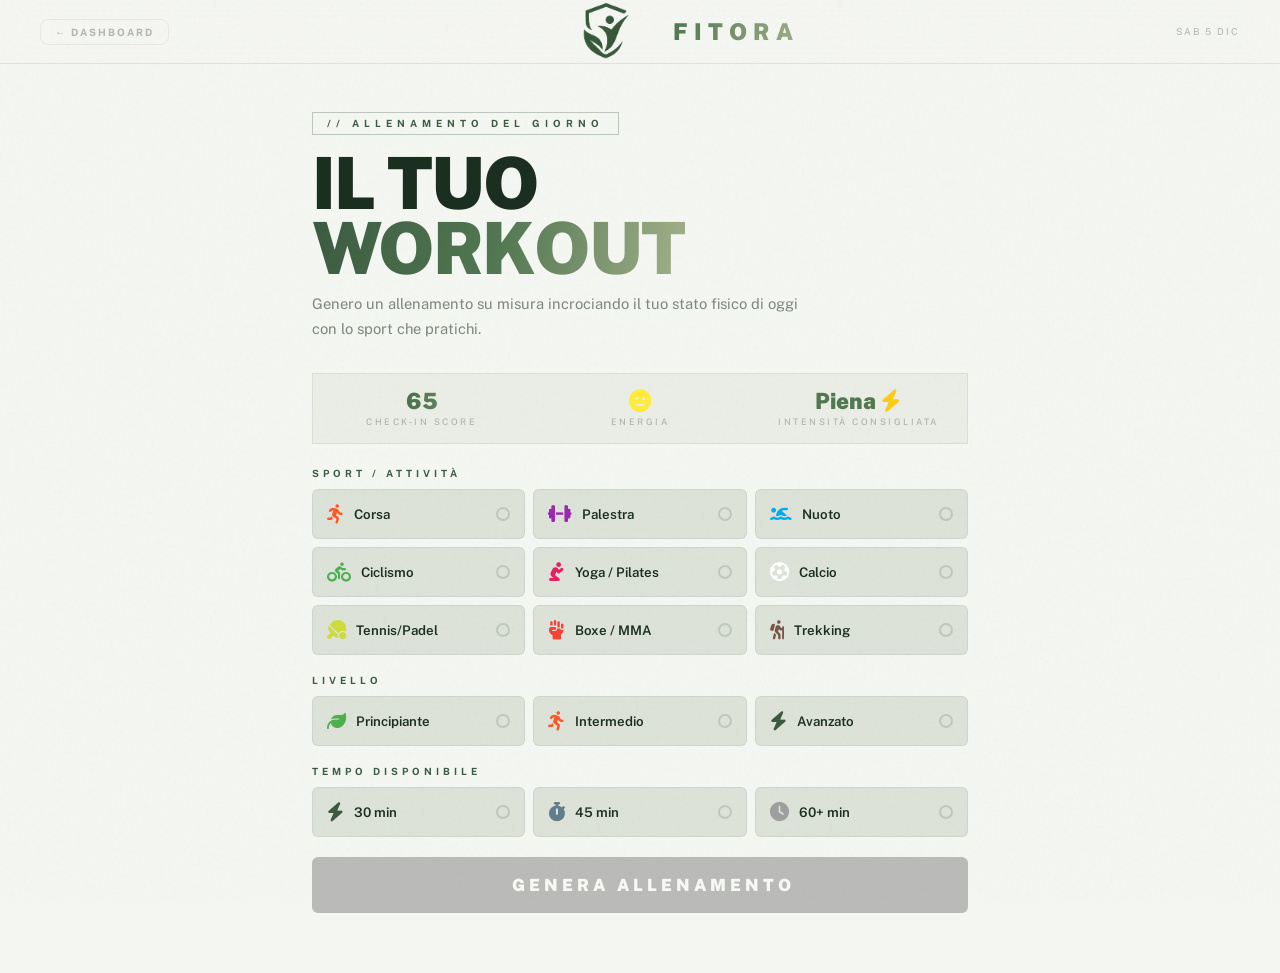
<file: workout.html>
<!DOCTYPE html>
<html lang="it">

<head>
  <meta charset="UTF-8">
  <link rel="icon" type="image/x-icon" href="icon (3).png">
  <meta name="viewport" content="width=device-width, initial-scale=1.0, maximum-scale=1.0, user-scalable=no">
  <meta name="theme-color" content="#f4f6f1">
  <title>FITORA – Allenamento di Oggi</title>
  <link
    href="https://fonts.googleapis.com/css2?family=Public Sans+Condensed:wght@400;700;900&family=Public Sans:wght@400;500;600&display=swap"
    rel="stylesheet">
  <link rel="stylesheet" href="https://cdnjs.cloudflare.com/ajax/libs/font-awesome/6.5.2/css/all.min.css">
  <link rel="stylesheet" href="workout.css">
</head>

<body>

  <nav>
    <a href="dashboard.html" class="btn-back">← Dashboard</a>
    <div class="nav-logo gt" style="display:flex;align-items:center;gap:7px;"><img src="icon (3).png" style="height:120px;width:auto;">FITORA</div>
    <div id="navDate" style="font-size:.6rem;letter-spacing:2px;color:var(--muted);text-transform:uppercase;"></div>
  </nav>

  <div class="wrapper">

    <!-- SETUP -->
    <div class="setup-section" id="setupSection">
      <div class="page-tag">// Allenamento del Giorno</div>
      <h1 class="page-title">Il Tuo<br><span class="gt">Workout</span></h1>
      <p class="page-sub">Genero un allenamento su misura incrociando il tuo stato fisico di oggi con lo sport che
        pratichi.</p>

      <!-- Check-in status -->
      <div class="status-strip" id="statusStrip">
        <div class="ss-cell">
          <div class="ss-val gt" id="ss-score">-</div>
          <div class="ss-label">Check-in score</div>
        </div>
        <div class="ss-cell">
          <div class="ss-val" id="ss-energy" style="color:var(--cyan)">-</div>
          <div class="ss-label">Energia</div>
        </div>
        <div class="ss-cell">
          <div class="ss-val" id="ss-intensity" style="color:var(--green)">-</div>
          <div class="ss-label">Intensità consigliata</div>
        </div>
      </div>

      <!-- Sport choice -->
      <div class="cfg-section">
        <div class="cfg-label">Sport / Attività</div>
        <div class="cfg-grid cols3" id="sportGrid">
          <div class="cfg-btn" onclick="setSport('run','Corsa',this)"><span class="cfg-icon"><i
                class="fa-solid fa-person-running" style="color: #ff5722;"></i></span><span
              class="cfg-name">Corsa</span>
            <div class="cfg-dot"></div>
          </div>
          <div class="cfg-btn" onclick="setSport('gym','Palestra',this)"><span class="cfg-icon"><i
                class="fa-solid fa-dumbbell" style="color: #9c27b0;"></i></span><span class="cfg-name">Palestra</span>
            <div class="cfg-dot"></div>
          </div>
          <div class="cfg-btn" onclick="setSport('swim','Nuoto',this)"><span class="cfg-icon"><i
                class="fa-solid fa-person-swimming" style="color: #03a9f4;"></i></span><span
              class="cfg-name">Nuoto</span>
            <div class="cfg-dot"></div>
          </div>
          <div class="cfg-btn" onclick="setSport('cycling','Ciclismo',this)"><span class="cfg-icon"><i
                class="fa-solid fa-person-biking" style="color: #4caf50;"></i></span><span
              class="cfg-name">Ciclismo</span>
            <div class="cfg-dot"></div>
          </div>
          <div class="cfg-btn" onclick="setSport('yoga','Yoga',this)"><span class="cfg-icon"><i
                class="fa-solid fa-person-praying" style="color: #e91e63;"></i></span><span class="cfg-name">Yoga /
              Pilates</span>
            <div class="cfg-dot"></div>
          </div>
          <div class="cfg-btn" onclick="setSport('football','Calcio',this)"><span class="cfg-icon"><i
                class="fa-regular fa-futbol" style="color: #ffffff;"></i></span><span class="cfg-name">Calcio</span>
            <div class="cfg-dot"></div>
          </div>
          <div class="cfg-btn" onclick="setSport('tennis','Tennis',this)"><span class="cfg-icon"><i
                class="fa-solid fa-table-tennis-paddle-ball" style="color: #cddc39;"></i></span><span
              class="cfg-name">Tennis/Padel</span>
            <div class="cfg-dot"></div>
          </div>
          <div class="cfg-btn" onclick="setSport('boxing','Boxe',this)"><span class="cfg-icon"><i
                class="fa-solid fa-hand-fist" style="color: #f44336;"></i></span><span class="cfg-name">Boxe /
              MMA</span>
            <div class="cfg-dot"></div>
          </div>
          <div class="cfg-btn" onclick="setSport('hiking','Trekking',this)"><span class="cfg-icon"><i
                class="fa-solid fa-person-hiking" style="color: #795548;"></i></span><span
              class="cfg-name">Trekking</span>
            <div class="cfg-dot"></div>
          </div>
        </div>
      </div>

      <!-- Level -->
      <div class="cfg-section">
        <div class="cfg-label">Livello</div>
        <div class="cfg-grid cols3">
          <div class="cfg-btn" onclick="setLevel('beginner',this)"><span class="cfg-icon"><i class="fa-solid fa-leaf"
                style="color: #4caf50;"></i></span><span class="cfg-name">Principiante</span>
            <div class="cfg-dot"></div>
          </div>
          <div class="cfg-btn" onclick="setLevel('mid',this)"><span class="cfg-icon"><i
                class="fa-solid fa-person-running" style="color: #ff5722;"></i></span><span
              class="cfg-name">Intermedio</span>
            <div class="cfg-dot"></div>
          </div>
          <div class="cfg-btn" onclick="setLevel('advanced',this)"><span class="cfg-icon"><i class="fa-solid fa-bolt"
                style="color: #3a5a40;"></i></span><span class="cfg-name">Avanzato</span>
            <div class="cfg-dot"></div>
          </div>
        </div>
      </div>

      <!-- Duration -->
      <div class="cfg-section">
        <div class="cfg-label">Tempo disponibile</div>
        <div class="cfg-grid cols3">
          <div class="cfg-btn" onclick="setDur(30,this)"><span class="cfg-icon"><i class="fa-solid fa-bolt"
                style="color: #3a5a40;"></i></span><span class="cfg-name">30 min</span>
            <div class="cfg-dot"></div>
          </div>
          <div class="cfg-btn" onclick="setDur(45,this)"><span class="cfg-icon"><i class="fa-solid fa-stopwatch"
                style="color: #607d8b;"></i></span><span class="cfg-name">45 min</span>
            <div class="cfg-dot"></div>
          </div>
          <div class="cfg-btn" onclick="setDur(60,this)"><span class="cfg-icon"><i class="fa-solid fa-clock"
                style="color: #9e9e9e;"></i></span><span class="cfg-name">60+ min</span>
            <div class="cfg-dot"></div>
          </div>
        </div>
      </div>

      <button class="btn-generate" id="genBtn" onclick="generate()" disabled><i class="fa-solid fa-bolt"
          style="color: #3a5a40;"></i> Genera Allenamento</button>
    </div>

    <!-- WORKOUT OUTPUT -->
    <div class="workout-out" id="workoutOut"></div>

  </div>
  <script src="workout.js"></script>
</body>

</html>
</file>
<file: style.css>
@import url('https://fonts.googleapis.com/css2?family=Public+Sans:ital,wght@0,100..900;1,100..900&family=Sansation:ital,wght@0,300;0,400;0,700;1,300;1,400;1,700&display=swap');

*,
*::before,
*::after {
  margin: 0;
  padding: 0;
  box-sizing: border-box;
}

button {
  cursor: pointer !important;
}

h1 {
  font-size: clamp(2.5rem, 5vw, 7.2rem) !important;
}

h2 {
  font-size: clamp(2.5rem, 5vw, 5.2rem) !important;
}

button:active {
  scale: 0.95;
}

html {
  scroll-behavior: smooth;
  font-size: 16px;
}

/* ── PRESENTAZIONE SU GRANDE SCHERMO ── */
@media (min-width: 1400px) {
  html { font-size: 19px; }
}

@media (min-width: 1700px) {
  html { font-size: 22px; }
}

:root {
  --cyan: #3a5a40;
  /* hunter green,primary accent */
  --green: #517751;
  /* fern,secondary accent */
  --yellow: #a3b18a;
  /* dry sage,tertiary accent */
  --grad: linear-gradient(90deg, #3a5a40);
  --grad-text: linear-gradient(100deg, var(--white));
  --dark: #f4f6f1;
  /* main bg,warm off-white */
  --dark2: #eaede5;
  /* section alt bg */
  --dark3: #dde2d8;
  /* card/panel bg */
  --white: #1a2e1f;
  /* body text,deep pine */
  --nav-h: 68px;
}

body {
  background: var(--dark);
  color: var(--white);
  font-family: 'Public Sans', sans-serif;
  overflow-x: hidden;
  -webkit-font-smoothing: antialiased;
}

img {
  display: block;
  max-width: 100%;
}

a {
  text-decoration: none;
  color: inherit;
}

/* Noise overlay */
body::after {
  content: '';
  position: fixed;
  inset: 0;
  background-image: url("data:image/svg+xml,%3Csvg viewBox='0 0 256 256' xmlns='http://www.w3.org/2000/svg'%3E%3Cfilter id='n'%3E%3CfeTurbulence type='fractalNoise' baseFrequency='0.85' numOctaves='4' stitchTiles='stitch'/%3E%3C/filter%3E%3Crect width='100%25' height='100%25' filter='url(%23n)' opacity='0.035'/%3E%3C/svg%3E");
  pointer-events: none;
  z-index: 9999;
  opacity: 0.5;
}

/* =============================================
   HELPERS
============================================= */
.grad-text {
  background: var(--grad-text);
  -webkit-background-clip: text;
  -webkit-text-fill-color: transparent;
  background-clip: text;
}

.section-tag {
  display: block;
  font-size: 0.7rem;
  font-weight: 600;
  letter-spacing: 5px;
  text-transform: uppercase;
  color: var(--cyan);
  margin-bottom: 14px;
}

.reveal {
  opacity: 0;
  transform: translateY(36px);
  transition: opacity 0.85s cubic-bezier(0.22, 1, 0.36, 1),
    transform 0.85s cubic-bezier(0.22, 1, 0.36, 1);
}

.reveal.visible {
  opacity: 1;
  transform: none;
}

/* =============================================
   NEW MODERN NAVIGATION
============================================= */
.main-header {
  position: fixed;
  top: 0;
  left: 0;
  width: 100%;
  z-index: 2100;
  height: var(--nav-h);
  display: flex;
  align-items: center;
  padding: 0 clamp(20px, 5vw, 60px);
  background: transparent;
  transition: all 0.4s cubic-bezier(0.165, 0.84, 0.44, 1);
}

.main-header.scrolled {
  background: rgba(244, 246, 241, 0.92);
  backdrop-filter: blur(12px);
  -webkit-backdrop-filter: blur(12px);
  border-bottom: 1px solid rgba(58, 90, 64, 0.15);
  height: 60px;
}

.nav-container {
  display: flex;
  align-items: center;
  justify-content: space-between;
  width: 100%;
  max-width: 1620px;
  margin: 0 auto;
}

.nav-logo {
  font-family: 'Public Sans', sans-serif;
  font-weight: 900;
  font-size: 1.5rem;
  letter-spacing: 4px;
  text-transform: uppercase;
}

.nav-menu {
  display: flex;
  align-items: center;
  gap: clamp(15px, 2vw, 35px);
}

.nav-menu a {
  font-size: 0.75rem;
  font-weight: 600;
  letter-spacing: 2px;
  text-transform: uppercase;
  color: rgba(26, 46, 31, 0.95);
  transition: color 0.3s, transform 0.3s;
}

.nav-menu a:hover {
  color: var(--cyan);
  transform: translateY(-1px);
}

.nav-actions {
  display: flex;
  align-items: center;
  gap: 20px;
}

.nav-profile-btn {
  width: 40px;
  height: 40px;
  border-radius: 50%;
  border: 2px solid var(--cyan);
  overflow: hidden;
  cursor: pointer;
  transition: transform 0.2s;
}

.nav-profile-btn:hover {
  transform: scale(1.1);
}

.nav-profile-btn img {
  width: 100%;
  height: 100%;
  object-fit: cover;
}

/* Profile Modal */
.profile-modal {
  position: fixed;
  inset: 0;
  background: rgba(26, 46, 31, 0.6);
  backdrop-filter: blur(10px);
  z-index: 3000;
  display: none;
  align-items: center;
  justify-content: center;
  padding: 20px;
}

.profile-modal.active {
  display: flex;
}

.profile-content {
  background: var(--dark2);
  border: 1px solid rgba(58, 90, 64, 0.25);
  padding: 40px;
  width: 100%;
  max-width: 450px;
  border-radius: 40px;
  position: relative;
  animation: modalPop 0.4s cubic-bezier(0.175, 0.885, 0.32, 1.275);
}

@keyframes modalPop {
  from {
    opacity: 0;
    transform: scale(0.8);
  }

  to {
    opacity: 1;
    transform: scale(1);
  }
}

.close-modal {
  position: absolute;
  top: 15px;
  right: 20px;
  background: none;
  border: none;
  color: var(--white);
  font-size: 2rem;
  cursor: pointer;
  padding: 1px 15px;
  border-radius: 1000px;
}

.close-modal:hover {
  color: var(--cyan);
  background-color: rgba(128, 128, 128, 0.2);
}

.profile-avatar-edit {
  display: flex;
  flex-direction: column;
  align-items: center;
  gap: 10px;
  margin: 10px 0;
}

.profile-avatar-edit img {
  width: 80px;
  height: 80px;
  border-radius: 50%;
  border: 2px solid var(--cyan);
  object-fit: cover;
}

.edit-avatar-btn {
  display: block;
  margin: 0 auto;
  background: none;
  border: 1px solid var(--cyan);
  color: var(--cyan);
  font-size: 0.9rem;
  padding: 6px 14px;
  text-transform: uppercase;
  cursor: pointer;
  border-radius: 6px;
  transition: all 0.2s ease;
}

.edit-avatar-btn:hover {
  background: rgba(58, 90, 64, 0.08);
}

.profile-data-grid {
  display: grid;
  grid-template-columns: 1fr 1fr;
  gap: 15px;
}

.data-item {
  display: flex;
  flex-direction: column;
  gap: 5px;
}

.data-item label {
  font-size: 0.6rem;
  color: var(--cyan);
  text-transform: uppercase;
  letter-spacing: 1px;
}

.data-item input {
  background: var(--dark3);
  border: 1px solid rgba(26, 46, 31, 0.15);
  color: var(--white);
  padding: 8px;
  font-family: inherit;
}

/* Mobile Overlay Fix */
.mobile-overlay .mobile-links a.grad-text {
  border-top: 1px solid rgba(26, 46, 31, 0.12);
  padding-top: 20px;
}

/* Updated Nav CTA */
.nav-cta-btn {
  background: var(--grad);
  background-size: 250% 100%;
  color: #fff !important;
  font-family: 'Public Sans', sans-serif;
  font-weight: 700;
  font-size: 0.8rem;
  letter-spacing: 2px;
  text-transform: uppercase;
  padding: 10px 24px;
  border-radius: 40px;
  border: none;
  transition: transform 0.3s, box-shadow 0.3s;
  animation: liquidShift 5s ease infinite;
  position: relative;
  overflow: hidden;
}


.nd {
  background-color: #f4f6f1;
  color: #3a5a40;
  background-size: 250% 100%;
  font-family: 'Public Sans', sans-serif;
  font-weight: 700;
  font-size: 0.8rem;
  letter-spacing: 2px;
  text-transform: uppercase;
  padding: 10px 24px;
  border-radius: 40px;
  border: none;
  transition: 0.2s ease-in-out;
  animation: liquidShift 5s ease infinite;
  position: relative;
  overflow: hidden;
}

.nd:hover {
  background-color: #3a5a40;
  color: #f4f6f1;
}

.nav-cta-btn:hover {
  transform: scale(1.05);
}

/* --- ANIMAZIONE HAMBURGER TO X --- */
#navToggle {
  display: none;
  background: transparent;
  border: none;
  cursor: pointer;
  padding: 0;
  position: relative;
  z-index: 10001;
  width: 30px;
  height: 22px;
  flex-direction: column;
  justify-content: space-between;
}

#navToggle span {
  display: block;
  width: 100%;
  height: 3px;
  background-color: var(--white);
  border-radius: 3px;
  transition: all 0.4s cubic-bezier(0.68, -0.6, 0.32, 1.6);
  transform-origin: center;
}

#navToggle.active span:nth-child(1) {
  transform: translateY(9.5px) rotate(135deg);
}

#navToggle.active span:nth-child(2) {
  opacity: 0;
  transform: translateX(-20px);
}

#navToggle.active span:nth-child(3) {
  transform: translateY(-9.5px) rotate(-135deg);
}

#navToggle:hover span:nth-child(2) {
  width: 70%;
}

#navToggle.active:hover span:nth-child(2) {
  width: 100%;
}

/* Mobile Overlay */
.mobile-overlay {
  position: fixed;
  inset: 0;
  background: rgba(234, 237, 229, 0.98);
  z-index: 2050;
  display: flex;
  flex-direction: column;
  align-items: center;
  justify-content: center;
  opacity: 0;
  pointer-events: none;
  transition: opacity 0.4s;
  padding: 40px;
}

.mobile-overlay.active {
  opacity: 1;
  pointer-events: all;
}

.mobile-profile-section {
  display: flex;
  flex-direction: column;
  align-items: center;
  margin-bottom: 40px;
  cursor: pointer;
  opacity: 0;
  transform: translateY(20px);
  transition: all 0.4s 0.1s;
}

.mobile-overlay.active .mobile-profile-section {
  opacity: 1;
  transform: translateY(0);
}

.mobile-profile-section img {
  width: 88px;
  height: 88px;
  border-radius: 50%;
  border: 3px solid var(--cyan);
  object-fit: cover;
  object-position: center top;
  margin-bottom: 12px;
  box-shadow: 0 4px 20px rgba(26,46,31,.15);
}

.mobile-profile-section span {
  font-family: 'Public Sans', sans-serif;
  font-weight: 900;
  font-size: 1.4rem;
  letter-spacing: 2px;
}

.mobile-profile-section p {
  font-size: 0.7rem;
  color: rgba(26, 46, 31, 0.45);
  text-transform: uppercase;
  letter-spacing: 1px;
}

.mobile-links {
  display: flex;
  flex-direction: column;
  gap: 30px;
  text-align: center;
  margin-bottom: 50px;
}

.mobile-links a {
  font-family: 'Public Sans', sans-serif;
  font-size: 2rem;
  font-weight: 900;
  letter-spacing: 4px;
  text-transform: uppercase;
  color: var(--white);
  opacity: 0;
  transform: translateY(20px);
  transition: all 0.4s;
}

.mobile-overlay.active .mobile-links a {
  opacity: 1;
  transform: translateY(0);
}

.mobile-overlay.active .mobile-links a:nth-child(1) {
  transition-delay: 0.2s;
}

.mobile-overlay.active .mobile-links a:nth-child(2) {
  transition-delay: 0.3s;
}

.mobile-overlay.active .mobile-links a:nth-child(3) {
  transition-delay: 0.4s;
}

.mobile-overlay.active .mobile-links a:nth-child(4) {
  transition-delay: 0.5s;
}

.mobile-overlay.active .mobile-links a:nth-child(5) {
  transition-delay: 0.6s;
}

@media (max-width: 960px) {

  .nav-menu,
  .nav-actions {
    display: none;
  }

  .nav-toggle {
    display: block;
  }

  #navToggle {
    display: flex;
  }
}

/* =============================================
   HERO
============================================= */
#hero {
  position: relative;
  min-height: 100svh;
  display: flex;
  align-items: center;
  overflow: hidden;
  background: radial-gradient(ellipse 70% 80% at 65% 50%, #d6e4d8 0%, #f4f6f1 55%);
  padding-top: var(--nav-h);
}

.hero-lines {
  position: absolute;
  inset: 0;
  background: repeating-linear-gradient(-45deg, transparent, transparent 48px,
      rgba(58, 90, 64, 0.04) 48px, rgba(58, 90, 64, 0.04) 49px);
}

.hero-panel {
  position: absolute;
  top: 0;
  right: 0;
  width: 52%;
  height: 100%;
  clip-path: polygon(18% 0, 100% 0, 100% 100%, 0 100%);
  background: linear-gradient(140deg, #d6e4d8 0%, #eaede5 100%);
}

.hero-panel::after {
  content: '';
  position: absolute;
  inset: 0;
  background: radial-gradient(ellipse at 40% 50%, rgba(58, 90, 64, 0.07) 0%, transparent 65%);
}

.hero-visual {
  position: absolute;
  top: 0;
  right: 0;
  width: 52%;
  height: 100%;
  clip-path: polygon(18% 0, 100% 0, 100% 100%, 0 100%);
  z-index: 1;
}

.hero-visual img {
  width: 100%;
  height: 100%;
  object-fit: cover;
  object-position: center top;
  filter: grayscale(15%) brightness(0.85);
}

.hero-visual-overlay {
  position: absolute;
  inset: 0;
  background: linear-gradient(to right,
      #f4f6f1 0%,
      rgba(244, 246, 241, 0.4) 30%,
      rgba(234, 237, 229, 0.1) 100%);
}

.hero-content {
  position: relative;
  z-index: 10;
  padding: clamp(40px, 6vw, 80px) clamp(20px, 5vw, 60px);
  animation: heroIn 1s cubic-bezier(0.22, 1, 0.36, 1) 0.1s both;
}

@keyframes heroIn {
  from {
    opacity: 0;
    transform: translateY(30px);
  }

  to {
    opacity: 1;
    transform: none;
  }
}

.hero-badge {
  display: inline-block;
  font-size: 0.7rem;
  font-weight: 600;
  letter-spacing: 4px;
  text-transform: uppercase;
  color: var(--cyan);
  padding: 6px 14px;
  margin-bottom: 22px;
}

.hero-logo {
  font-family: 'Public Sans', sans-serif;
  font-weight: 900;
  font-size: clamp(4.5rem, 13vw, 7.5rem);
  line-height: 0.88;
  letter-spacing: -3px;
  text-transform: uppercase;
  margin-bottom: 22px;
}

.hero-quote {
  font-size: clamp(0.9rem, 2vw, 1.05rem);
  line-height: 1.7;
  color: rgba(26, 46, 31, 0.95);
  font-style: italic;
  max-width: 460px;
  margin-bottom: 42px;
  font-weight: 500;
}

.hero-btns {
  display: flex;
  gap: 10px;
  flex-wrap: wrap;
  align-items: center;
}

.btn-cta {
  display: inline-block;
  background: var(--grad);
  background-size: 250% 100%;
  color: #fff;
  font-family: 'Public Sans', sans-serif;
  font-weight: 600;
  font-size: clamp(0.95rem, 2.5vw, 1.1rem);
  letter-spacing: 3px;
  text-transform: uppercase;
  padding: clamp(14px, 2.5vw, 18px) clamp(28px, 5vw, 42px);
  border-radius: 40px;
  transition: transform 0.2s, box-shadow 0.3s;
  position: relative;
  overflow: hidden;
  animation: liquidShift 5s ease infinite;
}

.btn-cta::before {
  content: '';
  position: absolute;
  inset: 0;
  background: rgba(255, 255, 255, 0.18);
  border-radius: inherit;
  transform: translateY(100%);
  transition: transform 0.5s cubic-bezier(0.23, 1, 0.32, 1);
}

.btn-cta:hover::before {
  transform: translateY(0);
}

.btn-cta:hover {
  transform: scale(1.03);
}

.btn-ghost {
  font-family: 'Public Sans', sans-serif;
  display: flex;
  align-items: center;
  gap: 7px;
  font-size: clamp(0.95rem, 2.5vw, 1.1rem);
  font-weight: 600;
  letter-spacing: 2px;
  text-transform: uppercase;
  color: rgba(26, 46, 31, 0.65);
  border-radius: 40px;
  padding: 11px 20px;
  backdrop-filter: blur(8px);
  -webkit-backdrop-filter: blur(8px);
  transition: all 0.3s ease;
  padding: clamp(14px, 2.5vw, 18px) clamp(28px, 5vw, 35px);
}

.btn-ghost:hover {
  color: var(--cyan);
  border-color: rgba(58, 90, 64, 0.45);
  background: rgba(58, 90, 64, 0.07);
}

/* Hero scroll indicator */
.scroll-hint {
  position: absolute;
  bottom: 32px;
  left: 50%;
  transform: translateX(-50%);
  display: flex;
  flex-direction: column;
  align-items: center;
  gap: 8px;
  font-size: 0.6rem;
  letter-spacing: 4px;
  text-transform: uppercase;
  color: rgba(26, 46, 31, 0.3);
  animation: fadeInUp 1s 1.5s both;
}

.scroll-hint .dot {
  width: 4px;
  height: 4px;
  background: var(--cyan);
  border-radius: 50%;
  animation: bounce 1.6s ease-in-out infinite;
}

@keyframes bounce {

  0%,
  100% {
    transform: translateY(0)
  }

  50% {
    transform: translateY(8px)
  }
}

@keyframes fadeInUp {
  from {
    opacity: 0;
    transform: translateX(-50%) translateY(10px)
  }

  to {
    opacity: 1;
    transform: translateX(-50%) translateY(0)
  }
}

@keyframes liquidShift {

  0%,
  100% {
    background-position: 0% 50%;
  }

  50% {
    background-position: 100% 50%;
  }
}

/* =============================================
   STATS BAR
============================================= */
.stats-bar {
  display: grid;
  grid-template-columns: repeat(4, 1fr);
  background: var(--dark3);
  border-top: 1px solid rgba(58, 90, 64, 0.15);
  border-bottom: 1px solid rgba(58, 90, 64, 0.15);
}

.stat-item {
  padding: clamp(20px, 4vw, 36px) clamp(12px, 2vw, 20px);
  text-align: center;
  border-right: 1px solid rgba(26, 46, 31, 0.08);
  opacity: 0;
  transform: translateY(16px);
  transition: opacity 0.6s, transform 0.6s;
}

.stat-item:last-child {
  border-right: none;
}

.stat-item.visible {
  opacity: 1;
  transform: none;
}

.stat-item:nth-child(2) {
  transition-delay: 0.1s;
}

.stat-item:nth-child(3) {
  transition-delay: 0.2s;
}

.stat-item:nth-child(4) {
  transition-delay: 0.3s;
}

.stat-num {
  font-family: 'Public Sans', sans-serif;
  font-weight: 900;
  font-size: clamp(1.8rem, 4vw, 2.8rem);
}

.stat-label {
  font-size: clamp(0.6rem, 1.2vw, 0.72rem);
  letter-spacing: 3px;
  text-transform: uppercase;
  color: rgba(26, 46, 31, 0.4);
  margin-top: 4px;
}

/* =============================================
   SECTION BASE
============================================= */
.section {
  padding: clamp(70px, 10vw, 130px) clamp(20px, 5vw, 70px);
}

.section-title {
  font-family: 'Public Sans', sans-serif;
  font-weight: 900;
  font-size: clamp(2.8rem, 7vw, 5.8rem);
  line-height: 1;
  letter-spacing: -1px;
  text-transform: uppercase;
  margin-bottom: 28px;
}

/* =============================================
   BEYOND BILANCIA
============================================= */
#beyond {
  background: var(--dark);
  display: grid;
  grid-template-columns: 1fr 1fr;
  gap: clamp(40px, 6vw, 90px);
  align-items: center;
}

.beyond-visual {
  position: relative;
  border-radius: 0;
  overflow: hidden;
  aspect-ratio: 4/3;
  clip-path: polygon(0 0, 88% 0, 100% 100%, 12% 100%);
}

.beyond-visual img {
  width: 100%;
  height: 100%;
  object-fit: cover;
  filter: brightness(0.85) grayscale(15%);
  transform: scale(1.06);
  transition: transform 7s ease;
}

.beyond-visual:hover img {
  transform: scale(1);
}

.beyond-visual::after {
  content: '';
  position: absolute;
  inset: 0;
  background: linear-gradient(130deg, rgba(58, 90, 64, 0.12) 0%, transparent 55%);
}

.beyond-slash {
  position: absolute;
  right: -3px;
  top: 50%;
  transform: translateY(-50%);
  width: 5px;
  height: 100px;
  background: var(--grad);
}

.beyond-text {
  max-width: 540px;
}

.data-pills {
  display: flex;
  flex-wrap: wrap;
  gap: 8px;
  margin: 24px 0 20px;
}

.pill {
  background: rgba(58, 90, 64, 0.07);
  color: var(--cyan);
  font-size: 0.72rem;
  font-weight: 600;
  letter-spacing: 2px;
  text-transform: uppercase;
  padding: 7px 16px;
  border-radius: 20px;
  backdrop-filter: blur(4px);
  -webkit-backdrop-filter: blur(4px);
  transition: all 0.25s ease;
}

.beyond-desc {
  font-size: clamp(0.88rem, 1.5vw, 1rem);
  line-height: 1.82;
  color: rgba(26, 46, 31, 0.95);
  margin-bottom: 14px;
}

/* =============================================
   FEATURES GRID
============================================= */
#features {
  background: var(--dark2);
}

.features-head {
  text-align: center;
  max-width: 640px;
  margin: 0 auto clamp(44px, 7vw, 80px);
}

.features-head p {
  font-size: clamp(0.88rem, 1.5vw, 1rem);
  color: rgba(26, 46, 31, 0.85);
  line-height: 1.7;
  margin-top: 14px;
}

.features-grid {
  display: grid;
  grid-template-columns: repeat(3, 1fr);
  gap: 2px;
}

.feat-card {
  background: var(--dark2);
  padding: clamp(32px, 4vw, 52px) clamp(24px, 3vw, 42px);
  position: relative;
  overflow: hidden;
  opacity: 0;
  transform: translateY(28px);
  transition: opacity 0.7s, transform 0.7s;
  cursor: default;
  border: 1px solid var(--dark3);
  border-radius: 6px;
}

.feat-card.visible {
  opacity: 1;
  transform: none;
}

.feat-card::before {
  content: '';
  position: absolute;
  bottom: 0;
  left: 0;
  right: 0;
  height: 3px;
  background: var(--grad);
  transform: scaleX(0);
  transform-origin: left;
  transition: transform 0.4s;
}

.feat-card:hover::before {
  transform: scaleX(1);
}

.feat-card::after {
  content: '';
  position: absolute;
  inset: 0;
  background: radial-gradient(ellipse at 15% 85%, rgba(58, 90, 64, 0.06) 0%, transparent 55%);
  opacity: 0;
  transition: opacity 0.4s;
}

.feat-card:hover::after {
  opacity: 1;
}

.feat-num {
  position: absolute;
  top: 16px;
  right: 20px;
  font-family: 'Public Sans', sans-serif;
  font-weight: 900;
  font-size: clamp(3rem, 5vw, 5.5rem);
  color: rgba(26, 46, 31, 0.08);
  line-height: 1;
  user-select: none;
}

.feat-icon {
  font-size: clamp(2rem, 4vw, 2.6rem);
  margin-bottom: 18px;
}

.feat-title {
  font-family: 'Public Sans', sans-serif;
  font-weight: 700;
  font-size: clamp(1.2rem, 2.5vw, 1.55rem);
  text-transform: uppercase;
  letter-spacing: 1px;
  margin-bottom: 12px;
}

.feat-desc {
  font-size: clamp(0.82rem, 1.3vw, 0.9rem);
  line-height: 1.78;
  color: rgba(26, 46, 31, 0.55);
}

/* =============================================
   AI VISION
============================================= */
#vision {
  background: var(--dark);
  display: grid;
  grid-template-columns: 1fr 1fr;
  gap: clamp(40px, 7vw, 100px);
  align-items: center;
}

.vision-badge {
  display: inline-block;
  background: rgba(88, 129, 87, 0.1);
  border: 1px solid rgba(88, 129, 87, 0.35);
  color: var(--green);
  font-size: 0.72rem;
  font-weight: 700;
  letter-spacing: 3px;
  text-transform: uppercase;
  padding: 8px 16px;
  margin-bottom: 28px;
}

.vision-list {
  list-style: none;
  display: flex;
  flex-direction: column;
  gap: 14px;
  margin-top: 28px;
}

.vision-list li {
  display: flex;
  align-items: flex-start;
  gap: 12px;
  font-size: clamp(0.85rem, 1.4vw, 0.95rem);
  color: rgba(26, 46, 31, 0.95);
  line-height: 1.65;
}

.vision-list li::before {
  content: '▶';
  color: var(--cyan);
  font-size: 0.55rem;
  margin-top: 5px;
  flex-shrink: 0;
}

/* Phone mockup */
.phone-wrap {
  display: flex;
  justify-content: center;
  position: relative;
}

.phone-wrap::before {
  content: '';
  position: absolute;
  top: 50%;
  left: 50%;
  transform: translate(-50%, -50%);
  width: 300px;
  height: 300px;
  background: radial-gradient(ellipse, rgba(58, 90, 64, 0.2) 0%, transparent 70%);
  border-radius: 50%;
  animation: glowPulse 4s ease-in-out infinite;
}

@keyframes glowPulse {

  0%,
  100% {
    opacity: 0.5;
    transform: translate(-50%, -50%) scale(1);
  }

  50% {
    opacity: 1;
    transform: translate(-50%, -50%) scale(1.15);
  }
}

.phone {
  width: clamp(200px, 28vw, 260px);
  aspect-ratio: 1/2;
  background: #e8ede4;
  border: 2px solid rgba(58, 90, 64, 1);
  border-radius: 36px;
  overflow: hidden;
  position: relative;
  animation: phonePulse 4s ease-in-out infinite;
}

@keyframes phonePulse {

  0%,
  100% {
    box-shadow: 0 0 40px rgba(58, 90, 64, 0.1);
  }

  50% {
    box-shadow: 0 0 80px rgba(58, 90, 64, 0.22);
  }
}

.phone-notch {
  position: absolute;
  top: 0;
  left: 50%;
  transform: translateX(-50%);
  width: 100px;
  height: 12px;
  background: var(--white);
  border-radius: 0 0 10px 10px;
  z-index: 10;
}

.phone-screen {
  width: 100%;
  height: 100%;
  background: linear-gradient(160deg, #d6e4d8 0%, #eaede5 100%);
  display: flex;
  flex-direction: column;
  padding: clamp(18px, 3vw, 24px) clamp(12px, 2vw, 16px) clamp(12px, 2vw, 16px);
  gap: 10px;
}

.ph-header {
  display: flex;
  align-items: center;
  justify-content: space-between;
  margin-bottom: 4px;
}

.ph-logo {
  font-family: 'Public Sans', sans-serif;
  font-weight: 900;
  font-size: clamp(1rem, 2.5vw, 1.2rem);
}

.ph-live {
  font-size: 0.6rem;
  letter-spacing: 2px;
  color: var(--green);
  animation: blink 2s infinite;
}

@keyframes blink {

  0%,
  100% {
    opacity: 1
  }

  50% {
    opacity: 0.3
  }
}

.ph-metric {
  background: rgba(58, 90, 64, 0.07);
  border: 1px solid rgba(58, 90, 64, 0.18);
  border-radius: 6px;
  padding: clamp(8px, 1.5vw, 12px) clamp(10px, 1.5vw, 14px);
  display: flex;
  justify-content: space-between;
}

.ph-metric-label {
  font-size: clamp(0.55rem, 1vw, 0.65rem);
  letter-spacing: 2px;
  text-transform: uppercase;
  color: rgba(26, 46, 31, 0.45);
}

.ph-metric-value {
  font-family: 'Public Sans', sans-serif;
  font-weight: 700;
  font-size: clamp(1.1rem, 2vw, 1.35rem);
  color: var(--cyan);
}

.ph-chart {
  flex: 1;
  background: rgba(58, 90, 64, 0.05);
  border: 1px solid rgba(58, 90, 64, 0.14);
  border-radius: 6px;
  overflow: hidden;
  position: relative;
}

.chart-bars {
  position: absolute;
  bottom: 0;
  left: 0;
  right: 0;
  display: flex;
  align-items: flex-end;
  gap: 3px;
  padding: 6px;
  height: 100%;
}

.bar {
  flex: 1;
  border-radius: 3px 3px 0 0;
  background: var(--grad);
  opacity: 0.65;
  animation: barGrow 1s ease-out both;
}

@keyframes barGrow {
  from {
    transform: scaleY(0)
  }

  to {
    transform: scaleY(1)
  }
}

.ph-ai {
  background: rgba(88, 129, 87, 0.1);
  border: 1px solid rgba(88, 129, 87, 0.25);
  border-radius: 8px;
  padding: 8px;
  text-align: center;
  font-size: clamp(0.6rem, 1vw, 0.68rem);
  letter-spacing: 1px;
  color: var(--green);
  animation: blink 2.5s ease-in-out infinite;
}

/* =============================================
   HOW IT WORKS (timeline)
============================================= */
#how {
  background: var(--dark2);
}

.how-head {
  text-align: center;
  max-width: 600px;
  margin: 0 auto clamp(50px, 7vw, 80px);
}

.how-head p {
  color: rgba(26, 46, 31, 0.85);
  font-size: clamp(0.88rem, 1.4vw, 1rem);
  line-height: 1.7;
  margin-top: 14px;
}

.timeline {
  display: grid;
  grid-template-columns: repeat(4, 1fr);
  gap: 2px;
  position: relative;
  max-width: 1100px;
  margin: 0 auto;
}

.timeline::before {
  content: '';
  position: absolute;
  top: 75px;
  left: calc(12.5% + 2px);
  right: calc(12.5% + 2px);
  height: 2px;
  background: linear-gradient(90deg, rgba(58, 90, 64, 0.15), rgba(58, 90, 64, 0.45), rgba(58, 90, 64, 0.15));
}

.tl-step {
  display: flex;
  flex-direction: column;
  align-items: center;
  text-align: center;
  padding: clamp(20px, 3vw, 36px) clamp(12px, 2vw, 20px);
  position: relative;
  opacity: 0;
  transform: translateY(24px);
  transition: opacity 0.7s, transform 0.7s;
}

.tl-step.visible {
  opacity: 1;
  transform: none;
}

.tl-step:nth-child(2) {
  transition-delay: 0.12s
}

.tl-step:nth-child(3) {
  transition-delay: 0.24s
}

.tl-step:nth-child(4) {
  transition-delay: 0.36s
}

.tl-circle {
  width: clamp(56px, 8vw, 72px);
  height: clamp(56px, 8vw, 72px);
  border-radius: 50%;
  border: 2px solid rgba(58, 90, 64, 0.28);
  background: var(--dark2);
  display: flex;
  align-items: center;
  justify-content: center;
  font-family: 'Public Sans', sans-serif;
  font-weight: 900;
  font-size: clamp(1.3rem, 2.5vw, 1.7rem);
  margin-bottom: 20px;
  position: relative;
  z-index: 1;
  transition: border-color 0.3s, background 0.3s;
}

.tl-step:hover .tl-circle {
  border-color: var(--cyan);
  background: rgba(58, 90, 64, 0.08);
}

.tl-title {
  font-family: 'Public Sans', sans-serif;
  font-weight: 700;
  font-size: clamp(1rem, 2vw, 1.3rem);
  text-transform: uppercase;
  letter-spacing: 1px;
  margin-bottom: 10px;
}

.tl-desc {
  font-size: clamp(0.78rem, 1.2vw, 0.88rem);
  color: rgba(26, 46, 31, 0.85);
  line-height: 1.7;
}

/* =============================================
   COMMUNITY
============================================= */
#community {
  background: var(--dark);
  text-align: center;
}

.comm-head {
  max-width: 600px;
  margin: 0 auto clamp(40px, 6vw, 70px);
}

.comm-head p {
  color: rgba(26, 46, 31, 0.85);
  font-size: clamp(0.88rem, 1.4vw, 1rem);
  line-height: 1.7;
  margin-top: 14px;
}

.comm-grid {
  display: grid;
  grid-template-columns: repeat(2, 1fr);
  gap: clamp(16px, 2.5vw, 28px);
  max-width: 860px;
  margin: 0 auto;
}

.comm-card {
  background: var(--dark3);
  border: 1px solid rgba(26, 46, 31, 0.08);
  padding: clamp(28px, 4vw, 50px) clamp(20px, 3vw, 40px);
  text-align: left;
  clip-path: polygon(0 0, 100% 0, 100% calc(100% - 16px), calc(100% - 16px) 100%, 0 100%);
  opacity: 0;
  transform: translateY(24px);
  transition: opacity 0.7s, transform 0.7s, border-color 0.3s;
}

.comm-card.visible {
  opacity: 1;
  transform: none;
}

.comm-card:hover {
  border-color: rgba(58, 90, 64, 0.3);
  transform: translateY(-4px);
}

.comm-icon {
  font-size: clamp(2rem, 4vw, 2.8rem);
  margin-bottom: 18px;
}

.comm-title {
  font-family: 'Public Sans', sans-serif;
  font-weight: 700;
  font-size: clamp(1.5rem, 3vw, 1.9rem);
  text-transform: uppercase;
  margin-bottom: 10px;
}

.comm-desc {
  font-size: clamp(0.82rem, 1.3vw, 0.92rem);
  line-height: 1.78;
  color: rgba(26, 46, 31, 0.55);
}

/* =============================================
   WEARABLE / FUTURO
============================================= */
#future {
  background: var(--dark2);
  display: grid;
  grid-template-columns: 1fr 1fr;
  gap: clamp(40px, 6vw, 90px);
  align-items: center;
}

.future-text {
  max-width: 520px;
}

.future-desc {
  font-size: clamp(0.88rem, 1.4vw, 1rem);
  line-height: 1.82;
  color: rgba(26, 46, 31, 0.58);
  margin-bottom: 14px;
}

.future-cards {
  display: flex;
  flex-direction: column;
  gap: 14px;
  margin-top: 32px;
}

.future-card {
  display: flex;
  align-items: flex-start;
  gap: 16px;
  background: rgba(26, 46, 31, 0.03);
  padding: clamp(14px, 2vw, 20px) clamp(16px, 2.5vw, 24px);
  transition: border-color 0.3s, background 0.3s;
  border-radius: 40px;
}

.future-card:nth-child(2) {
  border-left-color: var(--green);
}

.future-card:nth-child(3) {
  border-left-color: var(--yellow);
}

.future-card:hover {
  background: rgba(58, 90, 64, 0.05);
}

.future-card-icon {
  font-size: 1.6rem;
  flex-shrink: 0;
  margin-top: 2px;
}

.future-card-title {
  font-family: 'Public Sans', sans-serif;
  font-weight: 700;
  font-size: clamp(1rem, 1.8vw, 1.2rem);
  text-transform: uppercase;
  letter-spacing: 1px;
  margin-bottom: 4px;
}

.future-card-desc {
  font-size: clamp(0.78rem, 1.2vw, 0.88rem);
  color: rgba(26, 46, 31, 0.85);
  line-height: 1.65;
}

.future-visual {
  position: relative;
  display: flex;
  align-items: center;
  justify-content: center;
}

.future-glow-ring {
  width: clamp(260px, 35vw, 420px);
  height: clamp(260px, 35vw, 420px);
  border-radius: 50%;
  border: 1px solid rgba(58, 90, 64, 0.3);
  display: flex;
  align-items: center;
  justify-content: center;
  position: relative;
  animation: rotRing 18s linear infinite;
}

@keyframes rotRing {
  to {
    transform: rotate(360deg);
  }
}

.future-glow-ring::before {
  content: '';
  position: absolute;
  top: -2px;
  left: 40%;
  width: 9px;
  height: 9px;
  background: var(--cyan);
  border-radius: 50%;
  box-shadow: 0 0 12px var(--cyan);
}

.future-inner {
  width: clamp(180px, 24vw, 290px);
  height: clamp(180px, 24vw, 290px);
  border-radius: 50%;
  border: 1px solid rgba(88, 129, 87, 0.2);
  background: radial-gradient(ellipse, #d6e4d8 0%, #eaede5 100%);
  display: flex;
  flex-direction: column;
  align-items: center;
  justify-content: center;
  gap: 8px;
  animation: rotRing 18s linear infinite reverse;
}

.future-inner-emoji {
  font-size: clamp(2.5rem, 5vw, 4rem);
}

.future-inner-label {
  font-family: 'Public Sans', sans-serif;
  font-weight: 900;
  font-size: clamp(0.8rem, 1.5vw, 1rem);
  letter-spacing: 3px;
  text-transform: uppercase;
}

/* =============================================
   CTA FINALE
============================================= */
#cta {
  background: radial-gradient(ellipse at 50% 120%, #d6e4d8 0%, #f4f6f1 55%);
  text-align: center;
  padding: clamp(80px, 12vw, 160px) clamp(20px, 5vw, 60px);
  position: relative;
  overflow: hidden;
}

#cta::before {
  content: '';
  position: absolute;
  bottom: -250px;
  left: 50%;
  transform: translateX(-50%);
  width: min(900px, 100vw);
  height: 500px;
  background: radial-gradient(ellipse, rgba(58, 90, 64, 0.1) 0%, transparent 65%);
  pointer-events: none;
}

.cta-eyebrow {
  font-size: clamp(1rem, 1.2vw, 1.2rem);
  letter-spacing: 5px;
  text-transform: uppercase;
  color: rgba(26, 46, 31, 1);
  margin-bottom: 20px;
}

.cta-title {
  font-family: 'Public Sans', sans-serif;
  font-weight: 900;
  font-size: clamp(3.5rem, 10vw, 7.5rem);
  line-height: 0.92;
  letter-spacing: -2px;
  text-transform: uppercase;
  margin-bottom: 28px;
}

.cta-sub {
  font-size: clamp(0.9rem, 1.5vw, 1.05rem);
  color: rgba(26, 46, 31, 0.85);
  max-width: 480px;
  margin: 0 auto clamp(40px, 6vw, 60px);
  line-height: 1.75;
}

.cta-btns {
  display: flex;
  justify-content: center;
  gap: 20px;
  flex-wrap: wrap;
  margin-top: 30px;
}

.btn-cta-xl {
  display: inline-block;
  background: var(--grad);
  background-size: 250% 100%;
  color: #fff;
  font-family: 'Public Sans', sans-serif;
  font-weight: 900;
  font-size: clamp(1.1rem, 2.5vw, 1.5rem);
  letter-spacing: 4px;
  text-transform: uppercase;
  padding: clamp(18px, 3vw, 24px) clamp(40px, 7vw, 72px);
  min-width: clamp(280px, 35vw, 420px);
  text-align: center;
  border-radius: 40px;
  position: relative;
  overflow: hidden;
  transition: transform 0.25s, box-shadow 0.3s;
  animation: liquidShift 5s ease infinite;
}

.btn-cta-xl::before {
  content: '';
  position: absolute;
  inset: 0;
  background: rgba(255, 255, 255, 0.18);
  border-radius: inherit;
  transform: translateY(100%);
  transition: transform 0.5s cubic-bezier(0.23, 1, 0.32, 1);
}

.btn-cta-xl:hover::before {
  transform: translateY(0);
}

.btn-cta-xl:hover {
  transform: scale(1.04);
}

/* App badges */
.store-badges {
  display: flex;
  align-items: center;
  justify-content: center;
  gap: 16px;
  margin-top: clamp(28px, 4vw, 40px);
  flex-wrap: wrap;
}

.store-badge {
  display: inline-flex;
  align-items: center;
  gap: 10px;
  background: rgba(26, 46, 31, 0.05);
  border: 1px solid rgba(26, 46, 31, 0.12);
  border-radius: 8px;
  padding: 12px 20px;
  transition: background 0.2s, border-color 0.2s;
  cursor: pointer;
}

.store-badge:hover {
  background: rgba(58, 90, 64, 0.09);
  border-color: rgba(58, 90, 64, 0.3);
}

.store-badge-icon {
  font-size: 1.6rem;
}

.store-badge-text {
  text-align: left;
}

.store-badge-sub {
  font-size: 0.6rem;
  letter-spacing: 2px;
  text-transform: uppercase;
  color: rgba(26, 46, 31, 0.4);
}

.store-badge-name {
  font-family: 'Public Sans', sans-serif;
  font-weight: 700;
  font-size: 1rem;
  letter-spacing: 1px;
}

/* =============================================
   FOOTER
============================================= */
footer {
  background: var(--dark3);
  border-top: 1px solid rgba(58, 90, 64, 0.15);
  padding: clamp(24px, 4vw, 40px) clamp(20px, 5vw, 60px);
  display: grid;
  grid-template-columns: auto 1fr auto;
  align-items: center;
  gap: 20px;
}

/* ====================== QR SECTION ====================== */
#qr-section {
  background: #f4f6f1;
  padding: clamp(60px, 10vw, 120px) clamp(20px, 5vw, 60px);
  text-align: center;
  border-top: 1px solid rgba(58, 90, 64, 0.1);
}

.qr-eyebrow {
  font-size: .75rem;
  letter-spacing: 5px;
  text-transform: uppercase;
  color: rgba(26, 46, 31, 0.45);
  margin-bottom: 14px;
}

.qr-title {
  font-family: 'Public Sans', sans-serif;
  font-weight: 900;
  font-size: clamp(2rem, 5vw, 3.5rem);
  letter-spacing: -1px;
  text-transform: uppercase;
  color: #1a2e1f;
  margin-bottom: 14px;
}

.qr-sub {
  font-size: clamp(0.85rem, 1.4vw, 1rem);
  color: rgba(26, 46, 31, 0.85);
  max-width: 400px;
  margin: 0 auto 36px;
  line-height: 1.75;
}

.qr-box {
  display: inline-block;
  background: #fff;
  border-radius: 20px;
  padding: 20px;
  box-shadow: 0 8px 40px rgba(58, 90, 64, 0.12);
}

.qr-img {
  width: 300px;
  height: 300px;
  display: block;
}

.footer-logo {
  font-family: 'Public Sans', sans-serif;
  font-weight: 900;
  font-size: 1.4rem;
  letter-spacing: 5px;
  text-transform: uppercase;
}

.footer-nav {
  display: flex;
  justify-content: center;
  gap: clamp(16px, 3vw, 36px);
  flex-wrap: wrap;
}

.footer-nav a {
  font-size: 0.7rem;
  letter-spacing: 3px;
  text-transform: uppercase;
  color: rgba(26, 46, 31, 0.35);
  transition: color 0.2s;
}

.footer-nav a:hover {
  color: var(--cyan);
}

.footer-copy {
  font-size: 0.68rem;
  letter-spacing: 2px;
  text-transform: uppercase;
  color: rgba(26, 46, 31, 0.28);
  white-space: nowrap;
}

/* =============================================
   RESPONSIVE - NAV (≤ 960px)
============================================= */
@media (max-width: 960px) {
  .nav-links {
    display: none;
  }

  .hamburger {
    display: flex;
  }
}

/* =============================================
   RESPONSIVE - WIDE TABLET (≤ 960px)
============================================= */
@media (max-width: 960px) {
  .stats-bar {
    grid-template-columns: repeat(2, 1fr);
  }
}

/* =============================================
   RESPONSIVE - TABLET (≤ 900px)
============================================= */
@media (max-width: 900px) {

  #beyond,
  #vision,
  #future {
    grid-template-columns: 1fr;
    gap: 40px;
  }

  .hero-panel {
    display: none;
  }

  .features-grid {
    grid-template-columns: repeat(2, 1fr);
  }

  .timeline {
    grid-template-columns: repeat(2, 1fr);
  }

  .timeline::before {
    display: none;
  }

  footer {
    grid-template-columns: 1fr;
    text-align: center;
  }

  .footer-nav {
    justify-content: center;
  }

  .beyond-visual {
    clip-path: none;
    border-radius: 4px;
  }

  .beyond-slash {
    display: none;
  }

  .beyond-text {
    max-width: 100%;
  }

  .future-glow-ring {
    width: 280px;
    height: 280px;
  }

  .future-inner {
    width: 200px;
    height: 200px;
  }
}

/* =============================================
   RESPONSIVE - MOBILE (≤ 580px)
============================================= */
@media (max-width: 580px) {
  .features-grid {
    grid-template-columns: 1fr;
  }

  .timeline {
    grid-template-columns: 1fr;
    gap: 1px;
  }

  .comm-grid {
    grid-template-columns: 1fr;
  }

  .stats-bar {
    grid-template-columns: repeat(2, 1fr);
  }

  .stat-item {
    border-bottom: 1px solid rgba(26, 46, 31, 0.07);
  }

  .stat-item:nth-child(2) {
    border-right: none;
  }

  .stat-item:nth-child(3) {
    border-bottom: none;
    border-right: 1px solid rgba(26, 46, 31, 0.07);
  }

  .stat-item:nth-child(4) {
    border-bottom: none;
  }

  .hero-logo {
    font-size: clamp(4rem, 20vw, 5.5rem);
  }

  .hero-quote {
    font-size: 0.9rem;
  }

  .cta-title {
    font-size: clamp(3rem, 15vw, 4.5rem);
  }

  footer {
    gap: 14px;
  }

  .footer-nav {
    gap: 14px;
  }

  .future-glow-ring {
    width: 220px;
    height: 220px;
  }

  .future-inner {
    width: 160px;
    height: 160px;
  }

  .future-inner-emoji {
    font-size: 2rem;
  }
}

/* =============================================
   RESPONSIVE - SMALL (≤ 380px)
============================================= */
@media (max-width: 380px) {
  .hero-btns {
    flex-direction: column;
    align-items: flex-start;
  }

  .btn-cta {
    width: 100%;
    text-align: center;
  }

  .btn-cta-xl {
    width: 100%;
    min-width: auto;
  }

  .store-badges {
    flex-direction: column;
    align-items: center;
  }

  .mobile-links a {
    font-size: 1.4rem;
    letter-spacing: 2px;
  }

  .mobile-links {
    gap: 18px;
  }

  .mobile-profile-section img {
    width: 68px;
    height: 68px;
  }

  .hero-content {
    padding: 24px 16px;
  }

  .beyond-visual {
    aspect-ratio: 16/9;
  }

  .data-pills {
    gap: 6px;
  }

  .hero-btns {
    gap: 10px;
  }

  .stat-item {
    padding: clamp(12px, 3vw, 20px) clamp(8px, 2vw, 16px);
  }
}

/* =============================================
   RESPONSIVE - TABLET (≤ 768px)
============================================= */
@media (max-width: 768px) {
  .stats-bar {
    grid-template-columns: repeat(2, 1fr);
  }

  .features-grid {
    grid-template-columns: repeat(2, 1fr);
  }

  .timeline {
    grid-template-columns: 1fr;
    gap: 1px;
  }

  .profile-data-grid {
    grid-template-columns: 1fr;
  }

  .profile-content {
    padding: 24px 16px;
    max-width: 95vw;
  }

  .qr-img {
    width: min(260px, 80vw);
    height: min(260px, 80vw);
  }

  .nav-logo img {
    height: 36px !important;
  }

  .nav-logo {
    font-size: 1.1rem;
    letter-spacing: 2px;
  }

  #qr-section {
    padding: clamp(40px, 8vw, 80px) clamp(16px, 4vw, 32px);
  }
}

/* =============================================
   RESPONSIVE - SMALL PHONE (≤ 480px)
============================================= */
@media (max-width: 480px) {
  .phone {
    width: clamp(180px, 70vw, 240px) !important;
  }

  .features-grid {
    grid-template-columns: 1fr;
  }

  .comm-grid {
    grid-template-columns: 1fr;
  }

  .cta-btns {
    flex-direction: column;
    align-items: center;
  }

  .btn-ghost{
    background-color: #d6e4d8;
    text-align: center;
    display: flex;
    justify-content: center;
  }

  .btn-ghost {
    width: 100%;
    text-align: center;
  }

  .hero-quote {
    max-width: 50%;
  }

  .qr-img {
    width: min(220px, 75vw);
    height: min(220px, 75vw);
  }

  .nav-logo img {
    height: 28px !important;
  }

  footer {
    gap: 10px;
  }

  .footer-nav {
    flex-direction: column;
    gap: 10px;
    align-items: center;
  }
}
</file>
<file: business.css>
/* ── PAGE LAYOUT ── */
.biz-hero {
    min-height: 88vh;
    display: flex;
    flex-direction: column;
    justify-content: center;
    align-items: center;
    text-align: center;
    padding: 140px 32px 80px;
    position: relative;
    overflow: hidden;
}

.biz-hero::before {
    content: '';
    position: absolute;
    inset: 0;
    background: rgba(58, 90, 64, 0.05);
    pointer-events: none;
}

.biz-tag {
    display: inline-block;
    font-size: .8rem;
    font-weight: 700;
    letter-spacing: 3px;
    text-transform: uppercase;
    color: var(--cyan);
    background: var(--dark3);
    padding: 7px 18px;
    border-radius: 20px;
    margin-bottom: 28px;
}

.biz-hero-title {
    font-size: clamp(3.4rem, 9vw, 7.5rem);
    font-weight: 900;
    line-height: 1;
    color: var(--white);
    margin-bottom: 20px;
}

.grad-text {
    color: #3a5a40;
}

.biz-hero-sub {
    font-size: clamp(1.1rem, 2.5vw, 1.5rem);
    color: #3a5a40;
    opacity: .8;
    max-width: 620px;
    margin: 0 auto 40px;
    line-height: 1.6;
}

/* ── KPI STRIP ── */
.kpi-strip-wrapper {
    background: var(--dark3);
    padding: 72px 32px;
}

.kpi-strip {
    display: flex;
    flex-wrap: wrap;
    justify-content: center;
    gap: 16px;
    max-width: 1100px;
    margin: 0 auto;
}

.kpi-card {
    background: var(--dark);
    border-radius: 20px;
    padding: 36px 44px;
    min-width: 160px;
    text-align: center;
    transition: transform .25s, box-shadow .25s;
    flex: 1 1 160px;
    max-width: 220px;
}

.kpi-card:hover {
    transform: translateY(-6px);
    box-shadow: 0 16px 40px rgba(58, 90, 64, .15);
}

.kpi-icon {
    font-size: 1.7rem;
    color: var(--cyan);
    margin-bottom: 14px;
}

.kpi-val {
    font-size: 2.8rem;
    font-weight: 900;
    color: #3a5a40;
    line-height: 1;
}

.kpi-label {
    font-size: .75rem;
    letter-spacing: 1.5px;
    text-transform: uppercase;
    color: #3a5a40;
    opacity: .65;
    margin-top: 8px;
}

@media(max-width: 600px) {
    .kpi-card { max-width: 46%; padding: 28px 20px; }
    .kpi-val  { font-size: 2rem; }
}

/* ── SECTIONS ── */
.biz-section {
    max-width: 1100px;
    margin: 0 auto;
    padding: 88px 32px;
}

.section-tag {
    display: block;
    font-size: .8rem;
    font-weight: 700;
    letter-spacing: 3px;
    text-transform: uppercase;
    color: var(--cyan);
    margin-bottom: 16px;
}

.section-title {
    font-size: clamp(2.2rem, 5vw, 3.8rem) !important;
    font-weight: 900;
    line-height: 1.1;
    color: var(--white);
    margin-bottom: 40px;
}

/* ── TWO-COL ── */
.two-col {
    display: grid;
    grid-template-columns: 1fr 1fr;
    gap: 28px;
}

@media(max-width: 640px) {
    .two-col { grid-template-columns: 1fr; }
}

/* ── INFO CARD ── */
.info-card {
    background: var(--dark2);
    border-radius: 20px;
    padding: 36px;
}

.info-card h4 {
    font-size: .9rem;
    font-weight: 700;
    letter-spacing: 2px;
    text-transform: uppercase;
    color: var(--cyan);
    margin-bottom: 16px;
}

.info-card p,
.info-card li {
    font-size: 1.05rem;
    line-height: 1.65;
    color: var(--white);
    opacity: .8;
    display: flex;
    align-items: center;
    gap: 10px;
}

.info-card ul {
    list-style: none;
    padding: 0;
    display: flex;
    flex-direction: column;
    gap: 14px;
}

.info-card li i {
    color: var(--cyan);
    font-size: .65rem;
    flex-shrink: 0;
}

/* ── PRICING ── */
.pricing-grid {
    display: grid;
    grid-template-columns: repeat(auto-fit, minmax(220px, 1fr));
    gap: 20px;
}

.price-card {
    background: var(--dark2);
    border-radius: 20px;
    padding: 40px 32px;
    text-align: center;
    transition: transform .2s;
}

.price-card.featured {
    background: var(--dark3);
}

.price-card:hover {
    transform: translateY(-6px);
}

.price-icon {
    font-size: 2.2rem;
    color: var(--cyan);
    margin-bottom: 16px;
}

.price-name {
    font-size: .8rem;
    font-weight: 700;
    letter-spacing: 2px;
    text-transform: uppercase;
    color: var(--cyan);
    margin-bottom: 14px;
}

.price-val {
    font-size: 2.4rem;
    font-weight: 900;
    color: var(--white);
}

.price-period {
    font-size: .9rem;
    color: var(--white);
    opacity: .5;
}

.price-note {
    font-size: 1rem;
    color: var(--white);
    opacity: .6;
    margin-top: 12px;
}

/* ── WHY NOW CARDS ── */
.why-grid {
    display: grid;
    grid-template-columns: repeat(auto-fit, minmax(260px, 1fr));
    gap: 24px;
}

.why-card {
    background: var(--dark2);
    border-radius: 24px;
    padding: 44px 32px;
    text-align: center;
    transition: transform .2s;
}

.why-card:hover {
    transform: translateY(-6px);
}

.why-icon {
    font-size: 3rem;
    color: var(--cyan);
    margin-bottom: 20px;
}

.why-title {
    font-size: 1.2rem;
    font-weight: 700;
    color: var(--white);
    margin-bottom: 10px;
}

.why-desc {
    font-size: 1rem;
    color: var(--white);
    opacity: .65;
    line-height: 1.65;
}

/* ── PROJECTION TABLE ── */
.proj-table {
    width: 100%;
    border-collapse: collapse;
    font-size: 1rem;
}

.proj-table th {
    background: var(--dark3);
    color: var(--white);
    font-size: .8rem;
    letter-spacing: 2px;
    text-transform: uppercase;
    padding: 16px 20px;
    text-align: left;
}

.proj-table th:first-child { border-radius: 8px 0 0 0; }
.proj-table th:last-child  { border-radius: 0 8px 0 0; }

.proj-table td {
    padding: 16px 20px;
    color: var(--white);
    opacity: .85;
}

.proj-table tr:last-child td {
    font-weight: 700;
}

.proj-table tr:nth-child(even) td {
    background: rgba(58, 90, 64, .04);
}

.proj-table tr:hover td {
    background: var(--dark2);
}

.highlight-row td {
    color: var(--cyan) !important;
    opacity: 1 !important;
    font-weight: 700 !important;
    font-size: 1.05rem;
}

@media(max-width: 600px) {
    .proj-table th,
    .proj-table td { padding: 12px 10px; font-size: .82rem; }
}

/* ── FUND BARS ── */
.fund-list {
    display: flex;
    flex-direction: column;
    gap: 24px;
}

.fund-item {
    display: flex;
    align-items: center;
    gap: 16px;
}

.fund-label {
    min-width: 220px;
    font-size: 1rem;
    color: var(--white);
    opacity: .8;
}

.fund-bar-wrap {
    flex: 1;
    background: var(--dark3);
    border-radius: 8px;
    height: 12px;
    overflow: hidden;
}

.fund-bar-fill {
    height: 100%;
    border-radius: 8px;
    background: linear-gradient(90deg, #3a5a40, #a3b18a);
    transition: width .8s cubic-bezier(.22, 1, .36, 1);
}

.fund-pct {
    min-width: 44px;
    font-size: 1rem;
    font-weight: 700;
    color: var(--cyan);
    text-align: right;
}

@media(max-width: 600px) {
    .fund-label { min-width: 120px; font-size: .85rem; }
    .fund-pct   { font-size: .85rem; }
}

/* ── RISK CHIPS ── */
.risk-grid {
    display: grid;
    grid-template-columns: repeat(auto-fit, minmax(260px, 1fr));
    gap: 16px;
}

.risk-item {
    background: var(--dark2);
    border-radius: 16px;
    padding: 24px 22px;
    display: flex;
    gap: 16px;
    align-items: flex-start;
}

.risk-icon {
    color: var(--cyan);
    font-size: 1.2rem;
    margin-top: 2px;
    flex-shrink: 0;
}

.risk-title {
    font-size: 1rem;
    font-weight: 700;
    color: var(--white);
    margin-bottom: 6px;
}

.risk-fix {
    font-size: .9rem;
    color: var(--cyan);
    opacity: .8;
}

/* ── CTA BLOCK ── */
.biz-cta {
    text-align: center;
    padding: 120px 32px;
    background: var(--dark2);
}

.btn-cta {
    display: inline-block;
    background: var(--cyan);
    color: #f4f6f1 !important;
    font-weight: 700;
    font-size: 1rem;
    letter-spacing: 1.5px;
    text-transform: uppercase;
    padding: 18px 44px;
    border-radius: 40px;
    text-decoration: none;
    transition: opacity .2s, transform .2s;
}

.btn-cta:hover {
    opacity: .85;
    transform: translateY(-3px);
}

.btn-ghost {
    display: inline-block;
    background: var(--dark3);
    color: var(--cyan) !important;
    font-weight: 700;
    font-size: 1rem;
    letter-spacing: 1.5px;
    text-transform: uppercase;
    padding: 18px 44px;
    border-radius: 40px;
    text-decoration: none;
    transition: background .2s, color .2s;
}

.btn-ghost:hover {
    background: var(--cyan);
    color: #f4f6f1 !important;
}

.cta-btns {
    display: flex;
    flex-wrap: wrap;
    gap: 16px;
    justify-content: center;
    align-items: center;
}

hr.biz-divider {
    border: none;
    height: 1px;
    background: var(--dark3);
    max-width: 1100px;
    margin: 0 auto;
}

/* ── BACK NAV ── */
.biz-nav {
    position: fixed;
    top: 0;
    left: 0;
    right: 0;
    height: 68px;
    background: rgba(244, 246, 241, .92);
    backdrop-filter: blur(12px);
    display: flex;
    align-items: center;
    justify-content: space-between;
    padding: 0 40px;
    z-index: 100;
    overflow: hidden;
}

.biz-nav-logo {
    font-size: 1rem;
    font-weight: 900;
    letter-spacing: 3px;
}

.biz-nav-back {
    font-size: .75rem;
    font-weight: 700;
    letter-spacing: 2px;
    text-transform: uppercase;
    color: var(--cyan);
    background: var(--dark3);
    padding: 8px 18px;
    border-radius: 40px;
    transition: background .2s;
}

.biz-nav-back:hover {
    background: var(--dark2);
}

/* ── CAROUSEL ── */
.sources-viewport {
    overflow: hidden;
    width: 100%;
    position: relative;
    -webkit-mask-image: linear-gradient(to right, transparent 0%, black 8%, black 92%, transparent 100%);
    mask-image: linear-gradient(to right, transparent 0%, black 8%, black 92%, transparent 100%);
}

.sources-track {
    display: flex;
    gap: 20px;
    width: max-content;
    animation: scrollSources 32s linear infinite;
    padding: 4px 0 8px;
}

.sources-viewport:hover .sources-track {
    animation-play-state: paused;
}

@keyframes scrollSources {
    0%   { transform: translateX(0); }
    100% { transform: translateX(-50%); }
}

.source-card {
    background: var(--dark3);
    border-radius: 16px;
    padding: 24px 26px;
    width: 300px;
    flex-shrink: 0;
    transition: transform .2s;
    cursor: default;
}

.source-card:hover {
    transform: translateY(-4px);
}

.source-name {
    font-size: .85rem;
    font-weight: 700;
    color: var(--white);
    margin-bottom: 8px;
}

.source-stat {
    font-size: .9rem;
    color: var(--white);
    opacity: .7;
    line-height: 1.55;
    margin-bottom: 12px;
}

.source-link {
    font-size: .75rem;
    color: var(--cyan);
    word-break: break-all;
    text-decoration: none;
    display: flex;
    align-items: center;
    gap: 4px;
}

.source-link:hover {
    text-decoration: underline;
}

/* ═══════════════════════════════════════
   PRESENTATION ANIMATIONS
═══════════════════════════════════════ */

/* ── Scroll progress bar ── */
.scroll-progress {
    position: fixed;
    top: 68px;
    left: 0;
    height: 3px;
    background: linear-gradient(90deg, #3a5a40, #a3b18a);
    z-index: 99;
    width: 0%;
    transition: width .08s linear;
    pointer-events: none;
}

/* ── Hero entrance ── */
.hero-anim-0 {
    animation: fadeUp .9s cubic-bezier(.22, 1, .36, 1) .05s both;
}

.hero-anim-1 {
    animation: fadeUp 1s cubic-bezier(.22, 1, .36, 1) .25s both;
}

.hero-anim-2 {
    animation: fadeUp 1s cubic-bezier(.22, 1, .36, 1) .5s both;
}

.hero-anim-3 {
    animation: fadeUp .8s cubic-bezier(.22, 1, .36, 1) .75s both,
               bounce 1.8s ease-in-out 1.5s infinite;
}

@keyframes fadeUp {
    from {
        opacity: 0;
        transform: translateY(36px);
    }
    to {
        opacity: 1;
        transform: translateY(0);
    }
}

@keyframes bounce {
    0%, 100% { transform: translateY(0); }
    50%       { transform: translateY(8px); }
}

/* ── Scroll hint arrow ── */
.hero-scroll-hint {
    margin-top: 48px;
    font-size: 1.3rem;
    color: #3a5a40;
    opacity: .5;
}

/* ── Reveal on scroll ── */
.reveal {
    opacity: 0;
    transform: translateY(48px);
    transition: opacity .75s cubic-bezier(.22, 1, .36, 1),
                transform .75s cubic-bezier(.22, 1, .36, 1);
}

.reveal.visible {
    opacity: 1;
    transform: none;
}

.reveal-scale {
    opacity: 0;
    transform: scale(0.88) translateY(24px);
    transition: opacity .7s cubic-bezier(.22, 1, .36, 1),
                transform .7s cubic-bezier(.22, 1, .36, 1);
}

.reveal-scale.visible {
    opacity: 1;
    transform: none;
}

/* ── Stagger delays ── */
.d1 { transition-delay: .06s; }
.d2 { transition-delay: .16s; }
.d3 { transition-delay: .26s; }
.d4 { transition-delay: .36s; }
.d5 { transition-delay: .46s; }
.d6 { transition-delay: .56s; }

/* ── Section background number ── */
.biz-section {
    position: relative;
    overflow: hidden;
}

/* ── TAM/SAM/SOM ── */
.tam-grid {
    display: grid;
    grid-template-columns: repeat(3, 1fr);
    gap: 56px 40px;
    margin-top: 24px;
}

.tam-item {
    text-align: center;
}

.tam-circle {
    width: 240px;
    height: 240px;
    border-radius: 50%;
    margin: 0 auto 32px;
    display: flex;
    align-items: center;
    justify-content: center;
    font-family: 'Public Sans', sans-serif;
    font-weight: 900;
    font-size: 2.2rem;
    color: var(--white);
    background: rgba(58, 90, 64, .18);
    transition: transform .2s;
}

.tam-circle:hover { transform: scale(1.05); }

.tam-circle-mid {
    width: 190px;
    height: 190px;
    font-size: 1.8rem;
    background: rgba(58, 90, 64, .28);
    border-color: rgba(58, 90, 64, .55);
}

.tam-circle-focus {
    width: 150px;
    height: 150px;
    font-size: 1.35rem;
    background: rgba(58, 90, 64, .38);
    border-color: rgba(58, 90, 64, .65);
    box-shadow: 0 0 32px rgba(58, 90, 64, .4);
}

.tam-item-title {
    font-size: 1.25rem;
    font-weight: 800;
    letter-spacing: 1px;
    color: var(--cyan);
    margin-bottom: 14px;
    text-transform: uppercase;
}

.tam-item-desc {
    font-size: 1.1rem;
    color: var(--white);
    line-height: 1.75;
    max-width: 300px;
    margin: 0 auto 14px;
}

.tam-source {
    font-size: .82rem;
    color: var(--cyan);
    opacity: .65;
    max-width: 300px;
    margin: 0 auto;
    line-height: 1.6;
}

@media (max-width: 768px) {
    .tam-grid { grid-template-columns: 1fr; gap: 40px; }
    .tam-circle { width: 200px; height: 200px; font-size: 2rem; }
    .tam-circle-mid { width: 160px; height: 160px; font-size: 1.6rem; }
    .tam-circle-focus { width: 130px; height: 130px; font-size: 1.2rem; }

    .biz-section { padding: 64px 20px; }

    .biz-nav {
        padding: 0 16px;
        gap: 8px;
    }

    .biz-nav-logo img {
        height: 36px !important;
    }

    .biz-nav-logo {
        font-size: .75rem;
        letter-spacing: 1px;
    }

    .biz-nav-back {
        font-size: .65rem;
        padding: 6px 12px;
        letter-spacing: 1px;
        white-space: nowrap;
    }

    .biz-tag[style*="margin:0"] {
        display: none;
    }
}

.slide-bg-num {
    position: absolute;
    right: -12px;
    top: 40px;
    font-size: 13rem;
    font-weight: 900;
    color: rgba(58, 90, 64, .06);
    line-height: 1;
    pointer-events: none;
    user-select: none;
    letter-spacing: -6px;
}

/* ── TRACTION / REDDIT ── */
.traction-sub {
    font-size: 1.15rem;
    color: rgba(26,46,31,.55);
    margin-bottom: 52px;
    max-width: 560px;
    line-height: 1.6;
}

.reddit-grid {
    display: grid;
    grid-template-columns: repeat(3, 1fr);
    gap: 28px;
}

.reddit-card {
    background: var(--dark2);
    border-radius: 24px;
    padding: 36px 32px;
    border: 1px solid rgba(255,255,255,.07);
    display: flex;
    flex-direction: column;
    gap: 20px;
    transition: transform .2s;
}

.reddit-card:hover { transform: translateY(-5px); }

.reddit-header {
    display: flex;
    align-items: center;
    gap: 14px;
}

.reddit-avatar {
    width: 52px;
    height: 52px;
    border-radius: 50%;
    background: var(--cyan);
    display: flex;
    align-items: center;
    justify-content: center;
    font-size: .8rem;
    font-weight: 800;
    color: #fff;
    flex-shrink: 0;
}

.reddit-user {
    font-size: .95rem;
    font-weight: 700;
    color: var(--white);
}

.reddit-sub {
    font-size: .8rem;
    color: var(--cyan);
    font-weight: 600;
    margin-top: 2px;
}

.reddit-quote {
    font-size: 1.1rem;
    color: rgba(26,46,31,.85);
    line-height: 1.75;
    flex: 1;
    font-style: italic;
}

.reddit-footer {
    border-top: 1px solid rgba(255,255,255,.07);
    padding-top: 14px;
}

.reddit-upvote {
    font-size: .9rem;
    font-weight: 700;
    color: var(--cyan);
    display: flex;
    align-items: center;
    gap: 6px;
}

@media (max-width: 900px) {
    .reddit-grid { grid-template-columns: 1fr; }
    .reddit-card { padding: 28px 24px; }
}

/* ── COME FAI I SOLDI ── */
.money-grid {
    display: grid;
    grid-template-columns: repeat(4, 1fr);
    gap: 28px;
}

.money-item {
    background: var(--dark2);
    border-radius: 24px;
    padding: 44px 32px;
    border: 1px solid rgba(255,255,255,.07);
    display: flex;
    flex-direction: column;
    gap: 18px;
    transition: transform .2s;
}

.money-item:hover { transform: translateY(-6px); }

.money-icon {
    font-size: 2.4rem;
    color: var(--cyan);
}

.money-channel {
    font-size: .82rem;
    font-weight: 800;
    letter-spacing: 3px;
    text-transform: uppercase;
    color: var(--cyan);
}

.money-price {
    font-family: 'Public Sans', sans-serif;
    font-weight: 900;
    font-size: 2.8rem;
    color: var(--white);
    line-height: 1;
}

.money-price span {
    font-size: 1.1rem;
    font-weight: 400;
    color: rgba(26,46,31,.45);
}

.money-desc {
    font-size: 1rem;
    color: rgba(26,46,31,.65);
    line-height: 1.75;
    flex: 1;
}

.money-math {
    font-size: .95rem;
    color: rgba(26,46,31,.8);
    background: rgba(58,90,64,.1);
    border-left: 3px solid var(--cyan);
    padding: 12px 16px;
    border-radius: 0 8px 8px 0;
    line-height: 1.5;
}

.money-math strong { color: var(--cyan); }

/* ── Card accent colors ── */
.money-free {
    border-top: 4px solid #9e9e9e;
    background: rgba(158,158,158,.07);
}
.money-free .money-icon    { color: #9e9e9e; }
.money-free .money-channel { color: #9e9e9e; }
.money-free .money-math    { border-left-color: #9e9e9e; }
.money-free .money-math strong { color: #757575; }

.money-premium {
    border-top: 4px solid #facc15;
    background: rgba(250,204,21,.06);
}
.money-premium .money-icon    { color: #d4a800; }
.money-premium .money-channel { color: #d4a800; }
.money-premium .money-math    { border-left-color: #facc15; }
.money-premium .money-math strong { color: #d4a800; }

.money-pt {
    border-top: 4px solid #9c27b0;
    background: rgba(156,39,176,.06);
}
.money-pt .money-icon    { color: #9c27b0; }
.money-pt .money-channel { color: #9c27b0; }
.money-pt .money-math    { border-left-color: #9c27b0; }
.money-pt .money-math strong { color: #9c27b0; }

.money-gym {
    border-top: 4px solid #03a9f4;
    background: rgba(3,169,244,.06);
}
.money-gym .money-icon    { color: #03a9f4; }
.money-gym .money-channel { color: #03a9f4; }
.money-gym .money-math    { border-left-color: #03a9f4; }
.money-gym .money-math strong { color: #0288d1; }

@media (max-width: 1000px) {
    .money-grid { grid-template-columns: repeat(2, 1fr); }
}

@media (max-width: 560px) {
    .money-grid { grid-template-columns: 1fr; }
    .money-item  { padding: 32px 24px; }
    .money-price { font-size: 2.2rem; }
}

/* ── COMPETIZIONE ── */
.comp-table-wrap {
    overflow-x: auto;
    border-radius: 16px;
}

.comp-table {
    width: 100%;
    border-collapse: collapse;
    font-size: 1rem;
    min-width: 640px;
}

.comp-table thead tr {
    background: var(--dark3);
}

.comp-table th {
    padding: 18px 22px;
    text-align: center;
    font-size: .8rem;
    font-weight: 800;
    letter-spacing: 2px;
    text-transform: uppercase;
    color: var(--white);
    white-space: nowrap;
}

.comp-table th:first-child { text-align: left; }

.comp-table td {
    padding: 18px 22px;
    border-bottom: 1px solid rgba(26,46,31,.08);
    color: rgba(26,46,31,.75);
    text-align: center;
    font-size: 1rem;
}

.comp-table td:first-child {
    text-align: left;
    font-weight: 600;
    color: var(--white);
    font-size: 1rem;
}

.comp-table tbody tr:hover { background: var(--dark3); }

.comp-table th:nth-child(2),
.comp-table td:nth-child(2) {
    background: rgba(58,90,64,.08);
    font-weight: 700;
}

.comp-yes {
    color: var(--cyan) !important;
    font-size: 1.25rem;
}

.comp-no {
    color: rgba(26,46,31,.25) !important;
    font-size: 1.25rem;
}

.comp-partial {
    color: rgba(26,46,31,.55) !important;
    font-size: .9rem;
}

/* ── TEAM ── */
.team-grid {
    display: grid;
    grid-template-columns: repeat(4, 1fr);
    gap: 28px;
}

.team-card {
    background: var(--dark2);
    border-radius: 24px;
    padding: 40px 28px;
    text-align: center;
    border: 1px solid rgba(26,46,31,.08);
    transition: transform .2s;
}

.team-card:hover { transform: translateY(-6px); }

.team-avatar {
    width: 100px;
    height: 100px;
    border-radius: 50%;
    background: var(--cyan);
    color: #fff;
    font-family: 'Public Sans', sans-serif;
    font-weight: 900;
    font-size: 1.3rem;
    display: flex;
    align-items: center;
    justify-content: center;
    margin: 0 auto 24px;
    overflow: hidden;
}

.team-name {
    font-family: 'Public Sans', sans-serif;
    font-weight: 800;
    font-size: 1.25rem;
    color: var(--white);
    margin-bottom: 8px;
}

.team-role {
    font-size: .75rem;
    font-weight: 700;
    letter-spacing: 3px;
    text-transform: uppercase;
    color: var(--cyan);
    margin-bottom: 14px;
}

.team-bio {
    font-size: 1rem;
    color: rgba(26,46,31,.6);
    line-height: 1.65;
}

@media (max-width: 900px) {
    .team-grid { grid-template-columns: repeat(2, 1fr); }
}

@media (max-width: 480px) {
    .team-grid { grid-template-columns: repeat(2, 1fr); gap: 16px; }
    .team-card  { padding: 28px 16px; }
    .team-avatar { width: 80px; height: 80px; }
    .team-name  { font-size: 1.05rem; }
}

/* ── QR SECTION ── */
#qr-section {
    background: var(--dark2);
    padding: 100px 32px;
}

.qr-inner {
    max-width: 680px;
    margin: 0 auto;
    text-align: center;
}

.qr-eyebrow {
    font-size: .82rem;
    font-weight: 700;
    letter-spacing: 3px;
    text-transform: uppercase;
    color: var(--cyan);
    margin-bottom: 16px;
}

.qr-title {
    font-size: clamp(2.4rem, 6vw, 5rem);
    font-weight: 900;
    color: var(--white);
    line-height: 1;
    margin-bottom: 20px;
    letter-spacing: -1px;
}

.qr-sub {
    font-size: clamp(1rem, 2.5vw, 1.3rem);
    color: rgba(255,255,255,.55);
    line-height: 1.65;
    max-width: 480px;
    margin: 0 auto 48px;
}

.qr-box {
    display: inline-block;
    background: #fff;
    border-radius: 24px;
    padding: 24px;
    box-shadow: 0 24px 64px rgba(0,0,0,.3);
}

.qr-img {
    width: clamp(180px, 40vw, 260px);
    height: clamp(180px, 40vw, 260px);
    display: block;
}

@media (max-width: 480px) {
    #qr-section { padding: 72px 20px; }
    .qr-box     { padding: 16px; border-radius: 16px; }
}

/* ── PRESENTAZIONE GRANDE SCHERMO ── */
@media (min-width: 1400px) {
    .biz-section        { padding: 110px 48px; max-width: 1300px; }
    .kpi-strip-wrapper  { padding: 88px 48px; }
    .kpi-card           { padding: 44px 52px; max-width: 260px; }
    .kpi-val            { font-size: 3.4rem; }
    .kpi-label          { font-size: .85rem; }
    .kpi-icon           { font-size: 2rem; }
    .tam-circle         { width: 280px; height: 280px; font-size: 2.6rem; }
    .tam-circle-mid     { width: 230px; height: 230px; font-size: 2.2rem; }
    .tam-circle-focus   { width: 185px; height: 185px; font-size: 1.7rem; }
    .tam-item-title     { font-size: 1.45rem; }
    .tam-item-desc      { font-size: 1.2rem; }
    .tam-source         { font-size: .92rem; }
    .reddit-card        { padding: 44px 40px; }
    .reddit-quote       { font-size: 1.25rem; }
    .reddit-user        { font-size: 1.05rem; }
    .reddit-avatar      { width: 64px; height: 64px; }
    .money-grid         { gap: 18px; }
    .money-item         { padding: 32px 22px; gap: 12px; }
    .money-icon         { font-size: 1.9rem; }
    .money-price        { font-size: 2rem; }
    .money-price span   { font-size: .95rem; }
    .money-desc         { font-size: .88rem; line-height: 1.6; }
    .money-math         { font-size: .82rem; padding: 9px 12px; }
    .comp-table         { font-size: 1.1rem; }
    .comp-table th      { padding: 22px 26px; font-size: .9rem; }
    .comp-table td      { padding: 22px 26px; }
    .team-avatar        { width: 120px; height: 120px; }
    .team-name          { font-size: 1.4rem; }
    .team-bio           { font-size: 1.05rem; }
    .team-card          { padding: 48px 32px; }
    hr.biz-divider      { max-width: 1300px; }
    .slide-bg-num       { font-size: 16rem; }
    .qr-box             { padding: 32px; }
}

/* ── GLOBAL MOBILE FIXES ── */
@media (max-width: 480px) {
    .biz-hero     { padding: 100px 20px 60px; }
    .biz-hero-title { font-size: clamp(2.4rem, 10vw, 3.4rem); }
    .biz-hero-sub   { font-size: 1.05rem; }
    .section-title  { font-size: clamp(1.8rem, 7vw, 2.5rem) !important; }
    .section-tag    { font-size: .7rem; }
    .slide-bg-num   { font-size: 7rem; }
    .kpi-strip-wrapper { padding: 48px 16px; }
    .kpi-card       { padding: 24px 16px; max-width: 48%; }
    .kpi-val        { font-size: 1.8rem; }
    hr.biz-divider  { margin: 0 20px; }
    .info-card      { padding: 24px 20px; }
    .fund-label     { min-width: 100px; font-size: .8rem; }
}
</file>
<file: check-in.css>
@import url('https://fonts.googleapis.com/css2?family=Public+Sans:ital,wght@0,100..900;1,100..900&family=Sansation:ital,wght@0,300;0,400;0,700;1,300;1,400;1,700&display=swap');

:root {
    --cyan: #3a5a40;
    --green: #517751;
    --yellow: #a3b18a;
    --red: #ff4545;
    --orange: #ff8c00;
    --grad: linear-gradient(90deg, #3a5a40, #517751, #a3b18a);
    --grad-text: linear-gradient(100deg, #3a5a40 0%, #517751 50%, #a3b18a 100%);
    --dark: #f4f6f1;
    --dark2: #eaede5;
    --dark3: #dde2d8;
    --border: rgba(26, 46, 31, .07);
    --border-cyan: rgba(58, 90, 64, .2);
    --white: #1a2e1f;
    --text-muted: rgba(26, 46, 31, .9);
    --text-dim: rgba(26, 46, 31, 0.9);
}

*,
*::before,
*::after {
    margin: 0;
    padding: 0;
    box-sizing: border-box;
}

html {
    font-size: 16px;
    scroll-behavior: smooth;
}

body {
    background: var(--dark);
    color: var(--white);
    font-family: 'Public Sans', sans-serif;
    min-height: 100vh;
    overflow-x: hidden;
    -webkit-font-smoothing: antialiased;
    -webkit-tap-highlight-color: transparent;
}

/* Noise */
body::after {
    content: '';
    position: fixed;
    inset: 0;
    background-image: url("data:image/svg+xml,%3Csvg viewBox='0 0 256 256' xmlns='http://www.w3.org/2000/svg'%3E%3Cfilter id='n'%3E%3CfeTurbulence type='fractalNoise' baseFrequency='0.85' numOctaves='4' stitchTiles='stitch'/%3E%3C/filter%3E%3Crect width='100%25' height='100%25' filter='url(%23n)' opacity='0.035'/%3E%3C/svg%3E");
    pointer-events: none;
    z-index: 9999;
    opacity: 0.5;
}

.gt {
    background: var(--grad-text);
    -webkit-background-clip: text;
    -webkit-text-fill-color: transparent;
    background-clip: text;
}

/* NAV */
nav {
    display: flex;
    align-items: center;
    justify-content: space-between;
    padding: 0 clamp(16px, 5vw, 40px);
    height: 68px;
    background: rgba(244, 246, 241, 0.92);
    backdrop-filter: blur(12px);
    border-bottom: 1px solid rgba(58, 90, 64, 0.15);
    position: sticky;
    top: 0;
    z-index: 100;
}

.nav-logo {
    font-family: 'Public Sans', sans-serif;
    font-weight: 900;
    font-size: 1.5rem;
    letter-spacing: 6px;
    text-transform: uppercase;
}

.btn-back {
    text-decoration: none;
    color: var(--text-muted);
    font-size: clamp(1rem, 2vw, 1.2rem);
    font-weight: 600;
    letter-spacing: 2px;
    border: 1px solid var(--border);
    padding: 6px 14px;
    border-radius: 6px;
    backdrop-filter: blur(4px);
    -webkit-backdrop-filter: blur(4px);
    transition: all 0.2s;
}

.btn-back:hover {
    color: var(--cyan);
    border-color: var(--border-cyan);
    background: rgba(58, 90, 64, .05);
}

/* WRAPPER */
.wrapper {
    max-width: 680px;
    margin: 0 auto;
    padding: clamp(32px, 6vw, 60px) clamp(16px, 5vw, 40px) 60px;
}

/* HEADER */
.checkin-header {
    text-align: center;
    margin-bottom: 44px;
}

.checkin-tag {
    display: inline-block;
    font-size: clamp(1rem, 2vw, 1.2rem);
    font-weight: 600;
    letter-spacing: 5px;
    text-transform: uppercase;
    color: var(--cyan);
    border: 1px solid rgba(58, 90, 64, .3);
    padding: 5px 14px;
    margin-bottom: 18px;
}

.checkin-title {
    font-family: 'Public Sans', sans-serif;
    font-weight: 900;
    font-size: clamp(2.8rem, 9vw, 5rem);
    line-height: 0.9;
    text-transform: uppercase;
    letter-spacing: -2px;
    margin-bottom: 14px;
}

.checkin-sub {
    font-size: clamp(1rem, 2vw, 1.2rem);
    color: var(--text-dim);
    line-height: 1.7;
    max-width: 460px;
    margin: 0 auto;
}

/* PROGRESS BAR */
.progress-wrap {
    display: flex;
    align-items: center;
    gap: 12px;
    margin-bottom: 36px;
}

.progress-bar {
    flex: 1;
    height: 3px;
    background: rgba(26, 46, 31, .06);
    border-radius: 2px;
    overflow: hidden;
}

.progress-fill {
    height: 100%;
    background: var(--cyan);
    border-radius: 2px;
    transition: width 0.5s cubic-bezier(0.22, 1, 0.36, 1);
}

.progress-label {
    font-size: clamp(1rem, 2vw, 1.2rem);
    font-weight: 700;
    letter-spacing: 3px;
    color: var(--text-muted);
    text-transform: uppercase;
    white-space: nowrap;
}

/* STEPS CONTAINER */
.steps {
    position: relative;
}

.step {
    display: none;
    animation: stepIn 0.45s cubic-bezier(0.22, 1, 0.36, 1) both;
}

.step.active {
    display: block;
}

@keyframes stepIn {
    from {
        opacity: 0;
        transform: translateY(20px);
    }

    to {
        opacity: 1;
        transform: none;
    }
}

/* QUESTION CARD */
.q-card {
    background: var(--dark2);
    border: 1px solid var(--border);
    padding: clamp(24px, 4vw, 36px);
    margin-bottom: 16px;
}

.q-icon {
    font-size: 2.2rem;
    margin-bottom: 14px;
}

.q-label {
    font-family: 'Public Sans', sans-serif;
    font-weight: 700;
    font-size: clamp(1.1rem, 3vw, 1.4rem);
    text-transform: uppercase;
    letter-spacing: 1px;
    margin-bottom: 6px;
}

.q-hint {
    font-size: clamp(1rem, 2vw, 1.2rem);
    color: var(--text-muted);
    margin-bottom: 24px;
    line-height: 1.5;
}

/* EMOJI SCALE */
.emoji-scale {
    display: flex;
    gap: 8px;
    flex-wrap: wrap;
}

.emoji-btn {
    flex: 1;
    min-width: 56px;
    display: flex;
    flex-direction: column;
    align-items: center;
    gap: 6px;
    padding: 14px 8px;
    background: var(--dark3);
    border: 1px solid var(--border);
    cursor: pointer;
    transition: all 0.25s ease;
    border-radius: 6px;
}

.emoji-btn:hover {
    background: rgba(58, 90, 64, .08);
    border-color: rgba(58, 90, 64, .3);
    transform: translateY(-2px);
    box-shadow: 0 4px 14px rgba(58, 90, 64, .12);
}

.emoji-btn.selected {
    background: rgba(58, 90, 64, .12);
    border-color: var(--cyan);
    box-shadow: 0 0 18px rgba(58, 90, 64, .2);
}

.emoji-btn .emoji {
    font-size: 1.6rem;
}

.emoji-btn .label {
    font-size: clamp(0.5rem, 2vw, 1rem);
    font-weight: 600;
    letter-spacing: 1.5px;
    text-transform: uppercase;
    color: var(--text-muted);
    text-align: center;
}

.emoji-btn.selected .label {
    color: var(--cyan);
}

/* OPTION CARDS */
.option-list {
    display: flex;
    flex-direction: column;
    gap: 8px;
}

.option-card {
    display: flex;
    align-items: center;
    gap: 14px;
    padding: 16px 18px;
    background: var(--dark3);
    border: 1px solid var(--border);
    cursor: pointer;
    transition: all 0.25s ease;
    border-radius: 6px;
}

.option-card:hover {
    background: rgba(58, 90, 64, .06);
    border-color: rgba(58, 90, 64, .25);
    box-shadow: 0 4px 16px rgba(58, 90, 64, .1);
}

.option-card.selected {
    background: rgba(58, 90, 64, .1);
    border-color: var(--cyan);
    box-shadow: 0 0 16px rgba(58, 90, 64, .15);
}

.option-card .opt-icon {
    font-size: 1.3rem;
    flex-shrink: 0;
}

.option-card .opt-text {
    flex: 1;
}

.option-card .opt-name {
    font-weight: 600;
    font-size: 0.9rem;
    margin-bottom: 2px;
}

.option-card .opt-desc {
    font-size: clamp(1rem, 2vw, 1.2rem);
    color: var(--text-muted);
}

.option-card .opt-check {
    width: 18px;
    height: 18px;
    border-radius: 50%;
    border: 2px solid var(--border);
    flex-shrink: 0;
    transition: all 0.2s;
}

.option-card.selected .opt-check {
    background: var(--cyan);
    border-color: var(--cyan);
}

/* CHECKBOX MULTI */
.checkbox-grid {
    display: grid;
    grid-template-columns: 1fr 1fr;
    gap: 8px;
}

@media (max-width: 480px) {
    .checkbox-grid {
        grid-template-columns: 1fr;
    }
}

.check-card {
    display: flex;
    align-items: center;
    gap: 12px;
    padding: 13px 16px;
    background: var(--dark3);
    border: 1px solid var(--border);
    cursor: pointer;
    transition: all 0.2s;
}

.check-card:hover {
    border-color: rgba(58, 90, 64, .2);
}

.check-card.selected {
    background: rgba(58, 90, 64, .08);
    border-color: var(--cyan);
}

.check-card .cc-box {
    width: 16px;
    height: 16px;
    border: 2px solid var(--border);
    flex-shrink: 0;
    transition: all 0.2s;
}

.check-card.selected .cc-box {
    background: var(--cyan);
    border-color: var(--cyan);
}

.check-card .cc-text {
    font-size: clamp(1rem, 2vw, 1.1rem);
    font-weight: 500;
}

/* NAV BUTTONS */
.step-nav {
    display: flex;
    gap: 10px;
    margin-top: 8px;
}

@keyframes liquidShift {

    0%,
    100% {
        background-position: 0% 50%;
    }

    50% {
        background-position: 100% 50%;
    }
}

.btn-next {
    flex: 1;
    background: var(--cyan);
    color: #fff;
    font-family: 'Public Sans', sans-serif;
    font-weight: 900;
    font-size: 1rem;
    letter-spacing: 3px;
    text-transform: uppercase;
    border: none;
    cursor: pointer;
    padding: 16px 28px;
    border-radius: 6px;
    transition: transform 0.2s, box-shadow 0.3s, opacity 0.2s;
    position: relative;
    overflow: hidden;
}

.btn-next::before {
    content: '';
    position: absolute;
    inset: 0;
    background: rgba(255, 255, 255, .2);
    border-radius: inherit;
    transform: translateY(100%);
    transition: transform .45s cubic-bezier(.23, 1, .32, 1);
}

.btn-next:not(:disabled):hover::before {
    transform: translateY(0);
}

.btn-next:disabled {
    opacity: 0.35;
    cursor: not-allowed;
    filter: grayscale(1);
}

.btn-next:not(:disabled):hover {
    transform: scale(1.02);
    box-shadow: 0 6px 24px rgba(58, 90, 64, .4);
}

.btn-prev {
    background: rgba(255, 255, 255, .04);
    color: var(--text-muted);
    font-family: 'Public Sans', sans-serif;
    font-weight: 700;
    font-size: 0.85rem;
    letter-spacing: 2px;
    text-transform: uppercase;
    border: 1px solid var(--border);
    cursor: pointer;
    padding: 16px 20px;
    border-radius: 6px;
    backdrop-filter: blur(6px);
    -webkit-backdrop-filter: blur(6px);
    transition: all 0.25s ease;
}

.btn-prev:hover {
    color: var(--white);
    border-color: rgba(255, 255, 255, .2);
    background: rgba(255, 255, 255, .07);
}

/* SKIP LINK */
.skip-link {
    display: block;
    text-align: center;
    margin-top: 18px;
    font-size: clamp(1rem, 2vw, 1.2rem);
    letter-spacing: 2px;
    color: var(--text-muted);
    text-transform: uppercase;
    cursor: pointer;
    transition: color 0.2s;
}

.skip-link:hover {
    color: var(--text-dim);
}

/* ── RESULT SCREEN ── */
.result-screen {
    display: none;
}

.result-screen.show {
    display: block;
    animation: stepIn 0.5s cubic-bezier(0.22, 1, 0.36, 1) both;
}

.result-badge {
    text-align: center;
    margin-bottom: 32px;
}

.result-icon-ring {
    width: 110px;
    height: 110px;
    border-radius: 50%;
    margin: 0 auto 20px;
    display: flex;
    align-items: center;
    justify-content: center;
    font-size: 3.2rem;
    position: relative;
}

.result-icon-ring::before {
    content: '';
    position: absolute;
    inset: -4px;
    border-radius: 50%;
    background: var(--grad);
    opacity: 0.3;
    animation: ringPulse 2s ease-in-out infinite;
}

@keyframes ringPulse {

    0%,
    100% {
        opacity: .3;
        transform: scale(1)
    }

    50% {
        opacity: .6;
        transform: scale(1.05)
    }
}

.result-level {
    font-family: 'Public Sans', sans-serif;
    font-weight: 900;
    font-size: clamp(2rem, 7vw, 3.2rem);
    text-transform: uppercase;
    letter-spacing: 2px;
    line-height: 1;
    margin-bottom: 8px;
}

.result-desc {
    font-size: clamp(1rem, 2vw, 1.2rem);
    color: var(--text-dim);
    line-height: 1.7;
    max-width: 480px;
    margin: 0 auto;
}

.result-metrics {
    display: grid;
    grid-template-columns: repeat(3, 1fr);
    gap: 1px;
    background: rgba(58, 90, 64, .05);
    border: 1px solid rgba(58, 90, 64, .1);
    margin-bottom: 28px;
}

.rm-cell {
    background: var(--dark2);
    padding: 20px 14px;
    text-align: center;
}

.rm-val {
    font-family: 'Public Sans', sans-serif;
    font-weight: 900;
    font-size: 1.6rem;
    line-height: 1;
    margin-bottom: 4px;
}

.rm-label {
    font-size: 0.6rem;
    letter-spacing: 2.5px;
    text-transform: uppercase;
    color: var(--text-muted);
}

.result-tips {
    background: var(--dark2);
    border: 1px solid var(--border);
    padding: clamp(18px, 3vw, 26px);
    margin-bottom: 24px;
}

.tips-title {
    font-family: 'Public Sans', sans-serif;
    font-weight: 700;
    font-size: 1rem;
    letter-spacing: 3px;
    text-transform: uppercase;
    color: var(--cyan);
    margin-bottom: 14px;
}

.tips-list {
    list-style: none;
    display: flex;
    flex-direction: column;
    gap: 10px;
}

.tips-list li {
    display: flex;
    align-items: flex-start;
    gap: 10px;
    font-size: 1rem;
    color: var(--text-dim);
    line-height: 1.5;
}

.tips-list li::before {
    content: '→';
    color: var(--cyan);
    flex-shrink: 0;
    margin-top: 1px;
}

.btn-go {
    display: block;
    width: 100%;
    text-align: center;
    background: var(--cyan);
    color: #fff;
    font-family: 'Public Sans', sans-serif;
    font-weight: 900;
    font-size: 1.15rem;
    letter-spacing: 4px;
    text-transform: uppercase;
    border: none;
    cursor: pointer;
    padding: 20px;
    border-radius: 12px;
    transition: transform 0.2s, box-shadow 0.3s;
    text-decoration: none;
    position: relative;
    overflow: hidden;
}

.btn-go::before {
    content: '';
    position: absolute;
    inset: 0;
    background: rgba(255, 255, 255, .22);
    border-radius: inherit;
    transform: translateY(100%);
    transition: transform .5s cubic-bezier(.23, 1, .32, 1);
}

.btn-go:hover::before {
    transform: translateY(0);
}

.btn-go:hover {
    transform: scale(1.02);
    box-shadow: 0 8px 36px rgba(58, 90, 64, .45);
}

.result-intensity-bar {
    height: 6px;
    border-radius: 3px;
    margin: 12px 0 20px;
    background: rgba(255, 255, 255, .06);
    overflow: hidden;
    position: relative;
}

.intensity-fill {
    height: 100%;
    border-radius: 3px;
    transition: width 1.2s cubic-bezier(0.22, 1, 0.36, 1) 0.3s;
}
</file>
<file: nutrition.css>
@import url('https://fonts.googleapis.com/css2?family=Public+Sans:ital,wght@0,100..900;1,100..900&family=Sansation:ital,wght@0,300;0,400;0,700;1,300;1,400;1,700&display=swap');

:root {
    --cyan: #3a5a40;
    --green: #517751;
    --yellow: #a3b18a;
    --red: #ff4545;
    --orange: #ff8c00;
    --grad: linear-gradient(90deg, #3a5a40, #517751, #a3b18a);
    --grad-t: linear-gradient(100deg, #3a5a40 0%, #517751 50%, #a3b18a 100%);
    --dark: #f4f6f1;
    --dark2: #eaede5;
    --dark3: #dde2d8;
    --dark4: #d6dcd2;
    --border: rgba(26, 46, 31, .07);
    --bc: rgba(58, 90, 64, .2);
    --white: #1a2e1f;
    --muted: rgba(26, 46, 31, .32);
    --dim: rgba(26, 46, 31, .55);
}

*,
*::before,
*::after {
    margin: 0;
    padding: 0;
    box-sizing: border-box;
}

html {
    font-size: 16px;
    scroll-behavior: smooth;
}

body {
    background: var(--dark);
    color: var(--white);
    font-family: 'Public Sans', sans-serif;
    min-height: 100vh;
    overflow-x: hidden;
    -webkit-font-smoothing: antialiased;
    -webkit-tap-highlight-color: transparent;
}

body::after {
    content: '';
    position: fixed;
    inset: 0;
    background-image: url("data:image/svg+xml,%3Csvg viewBox='0 0 256 256' xmlns='http://www.w3.org/2000/svg'%3E%3Cfilter id='n'%3E%3CfeTurbulence type='fractalNoise' baseFrequency='0.85' numOctaves='4' stitchTiles='stitch'/%3E%3C/filter%3E%3Crect width='100%25' height='100%25' filter='url(%23n)' opacity='0.035'/%3E%3C/svg%3E");
    pointer-events: none;
    z-index: 9999;
    opacity: .5;
}

.gt {
    background: var(--grad-t);
    -webkit-background-clip: text;
    -webkit-text-fill-color: transparent;
    background-clip: text;
}

a {
    text-decoration: none;
    color: inherit;
}

nav {
    display: flex;
    align-items: center;
    justify-content: space-between;
    padding: 0 clamp(16px, 5vw, 40px);
    height: 64px;
    background: rgba(244, 246, 241, .9);
    backdrop-filter: blur(14px);
    border-bottom: 1px solid rgba(58, 90, 64, .12);
    position: sticky;
    top: 0;
    z-index: 100;
}

.nav-logo {
    font-family: 'Public Sans', sans-serif;
    font-weight: 900;
    font-size: 1.45rem;
    letter-spacing: 6px;
    text-transform: uppercase;
}

@keyframes liquidShift {

    0%,
    100% {
        background-position: 0% 50%
    }

    50% {
        background-position: 100% 50%
    }
}

.btn-back {
    font-size: .63rem;
    font-weight: 700;
    letter-spacing: 2px;
    text-transform: uppercase;
    color: var(--muted);
    border: 1px solid var(--border);
    padding: 6px 14px;
    border-radius: 8px;
    backdrop-filter: blur(6px);
    -webkit-backdrop-filter: blur(6px);
    transition: all .25s ease;
}

.btn-back:hover {
    color: var(--cyan);
    border-color: var(--bc);
    background: rgba(58, 90, 64, .05);
}

.wrapper {
    max-width: 720px;
    margin: 0 auto;
    padding: clamp(24px, 5vw, 48px) clamp(14px, 5vw, 32px) 60px;
}

.page-tag {
    display: inline-block;
    font-size: .62rem;
    font-weight: 700;
    letter-spacing: 5px;
    text-transform: uppercase;
    color: var(--cyan);
    border: 1px solid rgba(58, 90, 64, .3);
    padding: 5px 14px;
    margin-bottom: 16px;
}

.page-title {
    font-family: 'Public Sans', sans-serif;
    font-weight: 900;
    font-size: clamp(2.2rem, 8vw, 4.2rem);
    line-height: .9;
    text-transform: uppercase;
    letter-spacing: -2px;
    margin-bottom: 10px;
}

.page-sub {
    font-size: clamp(.82rem, 2vw, .92rem);
    color: var(--dim);
    line-height: 1.7;
    margin-bottom: 32px;
}

/* ── FORM ── */
.form-section {
    background: var(--dark2);
    border: 1px solid var(--border);
    margin-bottom: 12px;
}

.form-head {
    padding: 14px 18px;
    border-bottom: 1px solid rgba(26, 46, 31, .04);
    display: flex;
    align-items: center;
    gap: 10px;
}

.form-head-icon {
    font-size: 1.2rem;
}

.form-head-title {
    font-family: 'Public Sans', sans-serif;
    font-weight: 700;
    font-size: .88rem;
    letter-spacing: 2.5px;
    text-transform: uppercase;
}

.form-body {
    padding: clamp(14px, 2vw, 20px);
}

.form-row {
    display: grid;
    grid-template-columns: 1fr 1fr;
    gap: 10px;
    margin-bottom: 10px;
}

.form-row.single {
    grid-template-columns: 1fr;
}

@media(max-width:480px) {
    .form-row {
        grid-template-columns: 1fr;
    }
}

.field {}

.field-label {
    font-size: .62rem;
    font-weight: 700;
    letter-spacing: 3px;
    text-transform: uppercase;
    color: var(--cyan);
    margin-bottom: 6px;
    display: block;
}

.field-input {
    width: 100%;
    background: var(--dark4);
    border: 1px solid var(--border);
    color: var(--white);
    padding: 11px 14px;
    font-size: .9rem;
    font-family: 'Public Sans', sans-serif;
    outline: none;
    transition: border-color .2s;
    -webkit-appearance: none;
}

.field-input:focus {
    border-color: var(--cyan);
}

.field-select {
    width: 100%;
    background: var(--dark4);
    border: 1px solid var(--border);
    color: var(--white);
    padding: 11px 14px;
    font-size: .88rem;
    font-family: 'Public Sans', sans-serif;
    outline: none;
    cursor: pointer;
    transition: border-color .2s;
    -webkit-appearance: none;
    background-image: url("data:image/svg+xml,%3Csvg xmlns='http://www.w3.org/2000/svg' width='12' height='8' viewBox='0 0 12 8'%3E%3Cpath d='M1 1l5 5 5-5' stroke='%233a5a40' stroke-width='1.5' fill='none'/%3E%3C/svg%3E");
    background-repeat: no-repeat;
    background-position: right 14px center;
    padding-right: 36px;
}

.field-select:focus {
    border-color: var(--cyan);
}

/* Gender toggle */
.gender-row {
    display: grid;
    grid-template-columns: 1fr 1fr;
    gap: 8px;
}

.gender-btn {
    display: flex;
    align-items: center;
    justify-content: center;
    gap: 8px;
    padding: 12px;
    background: var(--dark4);
    border: 1px solid var(--border);
    cursor: pointer;
    transition: all .2s ease;
    font-size: .82rem;
    font-weight: 600;
    border-radius: 8px;
}

.gender-btn:hover {
    border-color: rgba(58, 90, 64, .3);
    background: rgba(58, 90, 64, .05);
    box-shadow: 0 0 14px rgba(58, 90, 64, .12);
}

.gender-btn.sel {
    background: rgba(58, 90, 64, .1);
    border-color: var(--cyan);
    box-shadow: 0 0 16px rgba(58, 90, 64, .2);
}

/* Opt pill buttons */
.pill-opts {
    display: flex;
    flex-wrap: wrap;
    gap: 8px;
}

.pill-opt {
    padding: 8px 16px;
    background: var(--dark4);
    border: 1px solid var(--border);
    cursor: pointer;
    font-size: .78rem;
    font-weight: 600;
    transition: all .2s ease;
    border-radius: 20px;
}

.pill-opt:hover {
    border-color: rgba(58, 90, 64, .35);
    background: rgba(58, 90, 64, .05);
    box-shadow: 0 0 12px rgba(58, 90, 64, .15);
}

.pill-opt.sel {
    background: rgba(58, 90, 64, .1);
    border-color: var(--cyan);
    color: var(--cyan);
    box-shadow: 0 0 14px rgba(58, 90, 64, .2);
}

.btn-calc {
    display: block;
    width: 100%;
    text-align: center;
    background: linear-gradient(90deg, #3a5a40, #517751, #a3b18a, #3a5a40);
    background-size: 250% 100%;
    color: #fff;
    font-family: 'Public Sans', sans-serif;
    font-weight: 900;
    font-size: 1.05rem;
    letter-spacing: 4px;
    text-transform: uppercase;
    border: none;
    cursor: pointer;
    padding: 18px;
    border-radius: 6px;
    transition: transform .2s, box-shadow .3s, opacity .2s;
    animation: liquidShift 5s ease infinite;
    position: relative;
    overflow: hidden;
}

.btn-calc::before {
    content: '';
    position: absolute;
    inset: 0;
    background: rgba(255, 255, 255, .2);
    border-radius: inherit;
    transform: translateY(100%);
    transition: transform .45s cubic-bezier(.23, 1, .32, 1);
}

.btn-calc:not(:disabled):hover::before {
    transform: translateY(0);
}

.btn-calc:disabled {
    opacity: .35;
    cursor: not-allowed;
    filter: grayscale(1);
}

.btn-calc:not(:disabled):hover {
    transform: scale(1.02);
    box-shadow: 0 6px 28px rgba(58, 90, 64, .4);
}

/* ── RESULTS ── */
.results {
    display: none;
    margin-top: 24px;
}

.results.show {
    display: block;
    animation: fadeIn .5s cubic-bezier(.22, 1, .36, 1) both;
}

@keyframes fadeIn {
    from {
        opacity: 0;
        transform: translateY(16px)
    }

    to {
        opacity: 1;
        transform: none
    }
}

/* Calorie hero */
.cal-hero {
    padding: clamp(22px, 3vw, 32px);
    text-align: center;
    background: linear-gradient(135deg, rgba(58, 90, 64, .07), rgba(81, 119, 81, .03));
    border: 1px solid rgba(58, 90, 64, .2);
    margin-bottom: 14px;
}

.cal-label {
    font-size: .65rem;
    font-weight: 700;
    letter-spacing: 4px;
    text-transform: uppercase;
    color: var(--cyan);
    margin-bottom: 8px;
}

.cal-number {
    font-family: 'Public Sans', sans-serif;
    font-weight: 900;
    font-size: clamp(3.5rem, 12vw, 6rem);
    line-height: 1;
    letter-spacing: -3px;
}

.cal-unit {
    font-size: .72rem;
    letter-spacing: 3px;
    text-transform: uppercase;
    color: var(--dim);
    margin-top: 4px;
}

.cal-formula {
    font-size: .72rem;
    color: var(--muted);
    margin-top: 10px;
    font-style: italic;
}

.cal-breakdown {
    display: grid;
    grid-template-columns: repeat(3, 1fr);
    gap: 1px;
    background: rgba(26, 46, 31, .05);
    margin-top: 16px;
}

.cb-cell {
    background: var(--dark2);
    padding: 12px;
    text-align: center;
}

.cb-val {
    font-family: 'Public Sans', sans-serif;
    font-weight: 900;
    font-size: 1.2rem;
    line-height: 1;
}

.cb-lbl {
    font-size: .55rem;
    letter-spacing: 2px;
    text-transform: uppercase;
    color: var(--muted);
    margin-top: 3px;
}

/* Macros */
.macro-card {
    background: var(--dark2);
    border: 1px solid var(--border);
    margin-bottom: 12px;
}

.macro-head {
    padding: 12px 18px;
    border-bottom: 1px solid rgba(26, 46, 31, .04);
}

.macro-title {
    font-family: 'Public Sans', sans-serif;
    font-weight: 700;
    font-size: .88rem;
    letter-spacing: 2.5px;
    text-transform: uppercase;
}

.macro-body {
    padding: clamp(14px, 2vw, 20px);
}

.macro-row {
    display: flex;
    align-items: center;
    gap: 14px;
    margin-bottom: 14px;
}

.macro-row:last-child {
    margin-bottom: 0;
}

.macro-icon {
    width: 38px;
    height: 38px;
    display: flex;
    align-items: center;
    justify-content: center;
    font-size: 1.2rem;
    background: rgba(255, 255, 255, .04);
    border: 1px solid var(--border);
    flex-shrink: 0;
}

.macro-info {
    flex: 1;
}

.macro-name {
    font-weight: 700;
    font-size: .88rem;
    margin-bottom: 4px;
}

.macro-bar-wrap {
    height: 5px;
    background: rgba(26, 46, 31, .06);
    overflow: hidden;
    margin-bottom: 4px;
}

.macro-bar-fill {
    height: 100%;
    transition: width 1s cubic-bezier(.22, 1, .36, 1) .5s;
}

.macro-sub {
    font-size: .65rem;
    color: var(--muted);
}

.macro-grams {
    font-family: 'Public Sans', sans-serif;
    font-weight: 900;
    font-size: 1.3rem;
    text-align: right;
    flex-shrink: 0;
}

.macro-g-unit {
    font-size: .55rem;
    letter-spacing: 2px;
    text-transform: uppercase;
    color: var(--muted);
}

/* Meal plan */
.meal-section {
    background: var(--dark2);
    border: 1px solid var(--border);
    margin-bottom: 12px;
}

.meal-head {
    padding: 12px 18px;
    border-bottom: 1px solid rgba(26, 46, 31, .04);
    display: flex;
    align-items: center;
    justify-content: space-between;
}

.meal-title {
    font-family: 'Public Sans', sans-serif;
    font-weight: 700;
    font-size: .88rem;
    letter-spacing: 2.5px;
    text-transform: uppercase;
}

.meal-kcal-badge {
    font-size: .62rem;
    font-weight: 700;
    letter-spacing: 2px;
    text-transform: uppercase;
    color: var(--green);
    border: 1px solid rgba(81, 119, 81, .3);
    padding: 3px 8px;
}

.meal-item {
    display: flex;
    align-items: flex-start;
    gap: 12px;
    padding: 12px 18px;
    border-top: 1px solid rgba(26, 46, 31, .04);
}

.mi-icon {
    font-size: 1.3rem;
    flex-shrink: 0;
    margin-top: 1px;
}

.mi-body {
    flex: 1;
}

.mi-name {
    font-weight: 600;
    font-size: .88rem;
    margin-bottom: 3px;
}

.mi-desc {
    font-size: .7rem;
    color: var(--muted);
    line-height: 1.5;
}

.mi-kcal {
    font-family: 'Public Sans', sans-serif;
    font-weight: 700;
    font-size: .95rem;
    color: var(--yellow);
    flex-shrink: 0;
    white-space: nowrap;
}

/* Tips */
.tip-list {
    list-style: none;
    display: flex;
    flex-direction: column;
    gap: 8px;
}

.tip-list li {
    display: flex;
    align-items: flex-start;
    gap: 8px;
    font-size: .8rem;
    color: var(--dim);
    line-height: 1.55;
}

.tip-list li::before {
    content: '→';
    color: var(--cyan);
    flex-shrink: 0;
    margin-top: 1px;
}

.btn-recalc {
    display: block;
    width: 100%;
    text-align: center;
    background: rgba(255, 255, 255, .04);
    color: var(--dim);
    font-family: 'Public Sans', sans-serif;
    font-weight: 700;
    font-size: .85rem;
    letter-spacing: 3px;
    text-transform: uppercase;
    border: 1px solid var(--border);
    cursor: pointer;
    padding: 14px;
    margin-top: 8px;
    border-radius: 6px;
    backdrop-filter: blur(6px);
    -webkit-backdrop-filter: blur(6px);
    transition: all .25s ease;
}

.btn-recalc:hover {
    color: var(--white);
    border-color: rgba(255, 255, 255, .22);
    background: rgba(255, 255, 255, .07);
    box-shadow: 0 0 18px rgba(255, 255, 255, .06);
}

.btn-dash {
    display: block;
    width: 100%;
    text-align: center;
    background: linear-gradient(90deg, #3a5a40, #517751, #a3b18a, #3a5a40);
    background-size: 250% 100%;
    color: #fff;
    font-family: 'Public Sans', sans-serif;
    font-weight: 900;
    font-size: 1rem;
    letter-spacing: 4px;
    text-transform: uppercase;
    border: none;
    cursor: pointer;
    padding: 17px;
    margin-top: 8px;
    border-radius: 6px;
    transition: transform .2s, box-shadow .3s;
    animation: liquidShift 5s ease infinite;
    position: relative;
    overflow: hidden;
}

.btn-dash::before {
    content: '';
    position: absolute;
    inset: 0;
    background: rgba(255, 255, 255, .2);
    border-radius: inherit;
    transform: translateY(100%);
    transition: transform .45s cubic-bezier(.23, 1, .32, 1);
}

.btn-dash:hover::before {
    transform: translateY(0);
}

.btn-dash:hover {
    transform: scale(1.02);
    box-shadow: 0 6px 28px rgba(58, 90, 64, .4);
}

@media(max-width:560px) {
    .cal-breakdown {
        grid-template-columns: 1fr 1fr;
    }
}
</file>
<file: register.css>
/* =============================================
   RESET & VARIABLES
============================================= */
@import url('https://fonts.googleapis.com/css2?family=Public+Sans:ital,wght@0,100..900;1,100..900&family=Sansation:ital,wght@0,300;0,400;0,700;1,300;1,400;1,700&display=swap');

*,
*::before,
*::after {
  margin: 0;
  padding: 0;
  box-sizing: border-box;
}

html {
  font-size: 16px;
}

:root {
  --cyan: #3a5a40;
  --green: #517751;
  --yellow: #a3b18a;
  --grad: linear-gradient(90deg, #3a5a40, #517751, #a3b18a);
  --grad-text: linear-gradient(100deg, #3a5a40 0%, #517751 50%, #a3b18a 100%);
  --dark: #f4f6f1;
  --dark2: #eaede5;
  --dark3: #dde2d8;
  --white: #1a2e1f;
}

body {
  display: flex;
  align-items: center;
  justify-content: center;
  min-height: 100vh;
  padding: 40px 20px;
  background: var(--dark);
}

.reg-card {
  background: var(--dark2);
  border: 1px solid rgba(58, 90, 64, 0.15);
  padding: clamp(30px, 5vw, 50px);
  width: 100%;
  max-width: 600px;
  box-shadow: 0 20px 50px rgba(26, 46, 31, 0.15);
  animation: slideUp 0.8s cubic-bezier(0.22, 1, 0.36, 1);
}

@keyframes slideUp {
  from {
    opacity: 0;
    transform: translateY(40px);
  }

  to {
    opacity: 1;
    transform: translateY(0);
  }
}

.reg-title {
  font-family: 'Public Sans', sans-serif;
  font-weight: 900;
  font-size: 2.5rem;
  text-transform: uppercase;
  letter-spacing: 2px;
  margin-bottom: 30px;
  text-align: center;
}

.reg-form {
  display: grid;
  grid-template-columns: 1fr 1fr;
  gap: 20px;
}

.input-group {
  display: flex;
  flex-direction: column;
  gap: 8px;
  animation: fadeIn 1s both;
}

.input-group.full {
  grid-column: span 2;
}

@keyframes fadeIn {
  from {
    opacity: 0;
  }

  to {
    opacity: 1;
  }
}

@keyframes liquidShift {

  0%,
  100% {
    background-position: 0% 50%
  }

  50% {
    background-position: 100% 50%
  }
}

label {
  font-size: 0.7rem;
  text-transform: uppercase;
  letter-spacing: 2px;
  color: var(--cyan);
  font-weight: 700;
}

input,
select {
  background: var(--dark3);
  border: 1px solid rgba(26, 46, 31, 0.1);
  padding: 12px 16px;
  color: var(--white);
  font-family: inherit;
  border-radius: 6px;
  transition: border-color 0.3s, box-shadow 0.3s;
}

input:focus,
select:focus {
  outline: none;
  border-color: var(--cyan);
  box-shadow: 0 0 10px rgba(58, 90, 64, 0.2);
}

.btn-reg {
  grid-column: span 2;
  margin-top: 20px;
  background: linear-gradient(90deg, #3a5a40, #517751, #a3b18a, #3a5a40);
  background-size: 250% 100%;
  color: #fff;
  font-family: 'Public Sans', sans-serif;
  font-weight: 900;
  font-size: 1.2rem;
  text-transform: uppercase;
  letter-spacing: 3px;
  padding: 16px;
  border: none;
  cursor: pointer;
  border-radius: 6px;
  transition: transform 0.2s, box-shadow 0.3s;
  animation: liquidShift 5s ease infinite;
  position: relative;
  overflow: hidden;
}

.btn-reg::before {
  content: '';
  position: absolute;
  inset: 0;
  background: rgba(255, 255, 255, .2);
  border-radius: inherit;
  transform: translateY(100%);
  transition: transform .45s cubic-bezier(.23, 1, .32, 1);
}

.btn-reg:hover::before {
  transform: translateY(0);
}

.btn-reg:hover {
  transform: scale(1.02);
  box-shadow: 0 6px 28px rgba(58, 90, 64, .4);
}

@media (max-width: 600px) {
  .reg-form {
    grid-template-columns: 1fr;
  }

  .input-group.full {
    grid-column: span 1;
  }

  .btn-reg {
    grid-column: span 1;
  }
}

body {
  background: var(--dark);
  color: var(--white);
  font-family: 'Public Sans', sans-serif;
  min-height: 100vh;
  overflow-x: hidden;
  -webkit-font-smoothing: antialiased;
}

@keyframes liquidShift {

  0%,
  100% {
    background-position: 0% 50%;
  }

  50% {
    background-position: 100% 50%;
  }
}

a {
  text-decoration: none;
  color: inherit;
}

input,
button {
  font-family: inherit;
}

/* =============================================
   BACKGROUND
============================================= */
.bg-grid {
  position: fixed;
  inset: 0;
  z-index: 0;
  background-image:
    linear-gradient(rgba(58, 90, 64, 0.04) 1px, transparent 1px),
    linear-gradient(90deg, rgba(58, 90, 64, 0.04) 1px, transparent 1px);
  background-size: 60px 60px;
  animation: gridMove 20s linear infinite;
}

@keyframes gridMove {
  from {
    background-position: 0 0;
  }

  to {
    background-position: 60px 60px;
  }
}

.bg-glow {
  position: fixed;
  inset: 0;
  z-index: 0;
  background:
    radial-gradient(ellipse 60% 50% at 20% 20%, rgba(58, 90, 64, 0.07) 0%, transparent 60%),
    radial-gradient(ellipse 50% 60% at 80% 80%, rgba(81, 119, 81, 0.05) 0%, transparent 60%);
  pointer-events: none;
}

/* =============================================
   LOGO / BACK
============================================= */
.logo-back {
  position: fixed;
  top: 24px;
  left: clamp(20px, 5vw, 48px);
  z-index: 100;
  display: flex;
  align-items: center;
  gap: 12px;
  animation: fadeDown 0.6s ease both;
}

.logo-back-arrow {
  font-size: 1.1rem;
  color: rgba(26, 46, 31, 0.4);
  transition: color 0.2s, transform 0.2s;
}

.logo-back:hover .logo-back-arrow {
  color: var(--cyan);
  transform: translateX(-3px);
}

.logo-text {
  font-family: 'Public Sans', sans-serif;
  font-weight: 900;
  font-size: 1.5rem;
  letter-spacing: 5px;
  text-transform: uppercase;
}

.grad-text {
  background: var(--grad-text);
  -webkit-background-clip: text;
  -webkit-text-fill-color: transparent;
  background-clip: text;
}

/* =============================================
   STEPPER
============================================= */
.stepper {
  position: fixed;
  top: 28px;
  right: clamp(20px, 5vw, 48px);
  z-index: 100;
  display: flex;
  align-items: center;
  gap: 8px;
  animation: fadeDown 0.6s 0.1s ease both;
}

.step {
  width: 32px;
  height: 32px;
  border-radius: 50%;
  border: 2px solid rgba(26, 46, 31, 0.15);
  display: flex;
  align-items: center;
  justify-content: center;
  font-size: 0.72rem;
  font-weight: 700;
  color: rgba(26, 46, 31, 0.3);
  transition: all 0.4s ease;
}

.step.active {
  border-color: var(--cyan);
  color: var(--cyan);
  box-shadow: 0 0 12px rgba(58, 90, 64, 0.4);
}

.step.done {
  background: var(--cyan);
  border-color: var(--cyan);
  color: #fff;
}

.step-line {
  width: 28px;
  height: 2px;
  background: rgba(26, 46, 31, 0.1);
  position: relative;
  overflow: hidden;
}

.step-line::after {
  content: '';
  position: absolute;
  inset: 0;
  background: var(--cyan);
  transform: scaleX(0);
  transform-origin: left;
  transition: transform 0.5s ease;
}

.step-line.done::after {
  transform: scaleX(1);
}

/* =============================================
   MAIN WRAPPER
============================================= */
.register-wrap {
  position: relative;
  z-index: 10;
  min-height: 100vh;
  display: flex;
  align-items: center;
  justify-content: center;
  padding: 100px clamp(20px, 5vw, 48px) 60px;
}

/* =============================================
   FORM STEPS
============================================= */
.form-step {
  width: 100%;
  max-width: 560px;
  display: none;
  flex-direction: column;
  gap: 36px;
}

.form-step.active {
  display: flex;
  animation: slideIn 0.5s cubic-bezier(0.22, 1, 0.36, 1) both;
}

.form-step.exit {
  animation: slideOut 0.35s cubic-bezier(0.22, 1, 0.36, 1) both;
}

@keyframes slideIn {
  from {
    opacity: 0;
    transform: translateX(40px);
  }

  to {
    opacity: 1;
    transform: none;
  }
}

@keyframes slideOut {
  from {
    opacity: 1;
    transform: none;
  }

  to {
    opacity: 0;
    transform: translateX(-40px);
  }
}

@keyframes fadeDown {
  from {
    opacity: 0;
    transform: translateY(-10px);
  }

  to {
    opacity: 1;
    transform: none;
  }
}

@keyframes fadeUp {
  from {
    opacity: 0;
    transform: translateY(20px);
  }

  to {
    opacity: 1;
    transform: none;
  }
}

/* =============================================
   STEP HEADER
============================================= */
.step-tag {
  font-size: 0.68rem;
  font-weight: 600;
  letter-spacing: 5px;
  text-transform: uppercase;
  color: var(--cyan);
  margin-bottom: 10px;
}

.step-title {
  font-family: 'Public Sans', sans-serif;
  font-weight: 900;
  font-size: clamp(3rem, 8vw, 5rem);
  line-height: 0.9;
  letter-spacing: -1px;
  text-transform: uppercase;
  margin-bottom: 14px;
}

.step-sub {
  font-size: 0.95rem;
  color: rgba(26, 46, 31, 0.5);
  line-height: 1.6;
}

/* =============================================
   FIELDS
============================================= */
.fields {
  display: flex;
  flex-direction: column;
  gap: 28px;
}

.field-row {
  display: grid;
  grid-template-columns: 1fr 1fr;
  gap: 20px;
}

.field-group {
  display: flex;
  flex-direction: column;
  gap: 8px;
  position: relative;
}

.field-group label {
  font-size: 0.7rem;
  font-weight: 600;
  letter-spacing: 2px;
  text-transform: uppercase;
  color: rgba(26, 46, 31, 0.4);
  transition: color 0.2s;
}

.field-group:focus-within label {
  color: var(--cyan);
}

.field-group input {
  background: transparent;
  border: none;
  outline: none;
  font-size: 1.1rem;
  font-weight: 500;
  color: var(--white);
  padding: 6px 0;
  width: 100%;
}

.field-group input::placeholder {
  color: rgba(26, 46, 31, 0.2);
}

.field-line {
  height: 1px;
  background: rgba(26, 46, 31, 0.12);
  position: relative;
  overflow: visible;
}

.field-line::after {
  content: '';
  position: absolute;
  bottom: 0;
  left: 0;
  width: 100%;
  height: 2px;
  background: var(--grad);
  transform: scaleX(0);
  transform-origin: left;
  transition: transform 0.35s ease;
}

.field-group:focus-within .field-line::after {
  transform: scaleX(1);
}

/* Password field */
.pw-wrap {
  display: flex;
  align-items: center;
  gap: 10px;
}

.pw-wrap input {
  flex: 1;
}

.pw-toggle {
  background: none;
  border: none;
  cursor: pointer;
  color: rgba(26, 46, 31, 0.3);
  padding: 4px;
  transition: color 0.2s;
  flex-shrink: 0;
}

.pw-toggle:hover {
  color: var(--cyan);
}

.pw-toggle svg {
  width: 18px;
  height: 18px;
  display: block;
}

/* Password strength */
.pw-strength {
  display: flex;
  gap: 4px;
  margin-top: 6px;
}

.pw-bar {
  flex: 1;
  height: 3px;
  border-radius: 2px;
  background: rgba(26, 46, 31, 0.1);
  transition: background 0.3s;
}

/* =============================================
   NUMBER INPUT
============================================= */
.number-input {
  display: flex;
  align-items: center;
  gap: 16px;
}

.num-btn {
  width: 36px;
  height: 36px;
  border: 1px solid rgba(58, 90, 64, 0.2);
  background: rgba(58, 90, 64, 0.04);
  color: rgba(26, 46, 31, 0.7);
  font-size: 1.2rem;
  line-height: 1;
  cursor: pointer;
  border-radius: 50%;
  transition: all 0.25s ease;
  display: flex;
  align-items: center;
  justify-content: center;
  flex-shrink: 0;
}

.num-btn:hover {
  border-color: var(--cyan);
  color: var(--cyan);
  background: rgba(58, 90, 64, 0.12);
  box-shadow: 0 0 16px rgba(58, 90, 64, 0.3);
}

.number-input input {
  text-align: center;
  font-size: 1.6rem;
  font-weight: 700;
  width: 80px;
}

.unit {
  font-size: 0.65rem;
  color: rgba(26, 46, 31, 0.35);
  letter-spacing: 1px;
}

/* =============================================
   BMI CARD
============================================= */
.bmi-card {
  background: rgba(26, 46, 31, 0.03);
  border: 1px solid rgba(26, 46, 31, 0.08);
  border-radius: 12px;
  padding: 20px 24px;
  display: flex;
  flex-direction: column;
  gap: 8px;
  animation: fadeUp 0.5s ease both;
}

.bmi-label {
  font-size: 0.65rem;
  font-weight: 600;
  letter-spacing: 3px;
  text-transform: uppercase;
  color: rgba(26, 46, 31, 0.35);
}

.bmi-value {
  font-family: 'Public Sans', sans-serif;
  font-weight: 900;
  font-size: 2.8rem;
  line-height: 1;
}

.bmi-status {
  font-size: 0.85rem;
  font-weight: 600;
  color: rgba(26, 46, 31, 0.6);
}

.bmi-bar-wrap {
  margin-top: 8px;
}

.bmi-bar-track {
  height: 4px;
  border-radius: 2px;
  background: rgba(26, 46, 31, 0.1);
  position: relative;
  overflow: hidden;
}

.bmi-bar-fill {
  position: absolute;
  left: 0;
  top: 0;
  bottom: 0;
  background: var(--grad);
  transition: width 0.5s cubic-bezier(0.22, 1, 0.36, 1);
  border-radius: 2px;
}

.bmi-ticks {
  display: flex;
  justify-content: space-between;
  margin-top: 6px;
  font-size: 0.6rem;
  color: rgba(26, 46, 31, 0.25);
  letter-spacing: 0.5px;
}

/* =============================================
   MOVEMENT GRID
============================================= */
.movement-grid {
  display: grid;
  grid-template-columns: repeat(4, 1fr);
  gap: 12px;
}

.mov-card {
  background: rgba(26, 46, 31, 0.03);
  border: 1px solid rgba(26, 46, 31, 0.08);
  border-radius: 12px;
  padding: 18px 10px;
  cursor: pointer;
  display: flex;
  flex-direction: column;
  align-items: center;
  gap: 10px;
  transition: all 0.25s ease;
  color: rgba(26, 46, 31, 0.55);
}

.mov-card:hover {
  border-color: rgba(58, 90, 64, 0.35);
  background: rgba(58, 90, 64, 0.05);
  color: var(--white);
  transform: translateY(-3px);
}

.mov-card.selected {
  border-color: var(--cyan);
  background: rgba(58, 90, 64, 0.1);
  color: var(--white);
  box-shadow: 0 0 20px rgba(58, 90, 64, 0.15);
}

.mov-icon {
  font-size: 1.8rem;
  line-height: 1;
}

.mov-name {
  font-size: 0.65rem;
  font-weight: 600;
  letter-spacing: 1px;
  text-transform: uppercase;
  text-align: center;
  line-height: 1.3;
}

/* =============================================
   BUTTONS
============================================= */
.btn-next {
  align-self: flex-end;
  background: linear-gradient(90deg, #3a5a40, #517751, #a3b18a, #3a5a40);
  background-size: 250% 100%;
  color: #fff;
  font-family: 'Public Sans', sans-serif;
  font-weight: 900;
  font-size: 1rem;
  letter-spacing: 3px;
  text-transform: uppercase;
  padding: 14px 36px;
  border-radius: 6px;
  border: none;
  cursor: pointer;
  transition: transform 0.2s, box-shadow 0.3s;
  display: flex;
  align-items: center;
  gap: 10px;
  animation: liquidShift 5s ease infinite;
  position: relative;
  overflow: hidden;
}

.btn-next::before {
  content: '';
  position: absolute;
  inset: 0;
  background: rgba(255, 255, 255, 0.2);
  border-radius: inherit;
  transform: translateY(100%);
  transition: transform 0.45s cubic-bezier(0.23, 1, 0.32, 1);
}

.btn-next:hover::before {
  transform: translateY(0);
}

.btn-next:hover {
  transform: scale(1.03);
  box-shadow: 0 6px 24px rgba(58, 90, 64, 0.4);
}

.arrow {
  display: inline-block;
  transition: transform 0.2s;
}

.btn-next:hover .arrow {
  transform: translateX(4px);
}

.btn-row {
  display: flex;
  justify-content: space-between;
  align-items: center;
}

.btn-back {
  background: none;
  border: none;
  cursor: pointer;
  color: rgba(26, 46, 31, 0.35);
  font-size: 0.8rem;
  font-weight: 600;
  letter-spacing: 2px;
  text-transform: uppercase;
  transition: color 0.2s, transform 0.2s;
  padding: 8px 0;
}

.btn-back:hover {
  color: var(--white);
  transform: translateX(-3px);
}

.btn-submit {
  background: linear-gradient(90deg, #3a5a40, #517751, #a3b18a, #3a5a40);
  background-size: 250% 100%;
  color: #fff;
  font-family: 'Public Sans', sans-serif;
  font-weight: 900;
  font-size: 1rem;
  letter-spacing: 3px;
  text-transform: uppercase;
  padding: 14px 32px;
  border-radius: 6px;
  border: none;
  cursor: pointer;
  transition: transform 0.2s, box-shadow 0.3s;
  position: relative;
  overflow: hidden;
  animation: liquidShift 5s ease infinite;
}

.btn-submit::before {
  content: '';
  position: absolute;
  inset: 0;
  background: rgba(255, 255, 255, 0.2);
  border-radius: inherit;
  transform: translateY(100%);
  transition: transform 0.45s cubic-bezier(0.23, 1, 0.32, 1);
}

.btn-submit:hover::before {
  transform: translateY(0);
}

.btn-submit:hover {
  transform: scale(1.03);
  box-shadow: 0 6px 24px rgba(58, 90, 64, 0.4);
}

/* =============================================
   SUCCESS SCREEN
============================================= */
.success-screen {
  display: none;
  flex-direction: column;
  align-items: center;
  gap: 24px;
  text-align: center;
  animation: fadeUp 0.6s ease both;
}

.success-screen.visible {
  display: flex;
}

.success-ring {
  width: 120px;
  height: 120px;
  border-radius: 50%;
  border: 2px solid rgba(58, 90, 64, 0.3);
  display: flex;
  align-items: center;
  justify-content: center;
  animation: ringPulse 2s ease-in-out infinite;
}

@keyframes ringPulse {

  0%,
  100% {
    box-shadow: 0 0 0 0 rgba(58, 90, 64, 0.3);
  }

  50% {
    box-shadow: 0 0 0 20px rgba(58, 90, 64, 0);
  }
}

.success-inner {
  width: 80px;
  height: 80px;
  border-radius: 50%;
  background: rgba(58, 90, 64, 0.1);
  border: 1px solid rgba(58, 90, 64, 0.5);
  display: flex;
  align-items: center;
  justify-content: center;
}

.success-check {
  font-size: 2rem;
  color: var(--cyan);
  animation: checkPop 0.4s 0.3s cubic-bezier(0.34, 1.56, 0.64, 1) both;
}

@keyframes checkPop {
  from {
    opacity: 0;
    transform: scale(0);
  }

  to {
    opacity: 1;
    transform: scale(1);
  }
}

.success-title {
  font-family: 'Public Sans', sans-serif;
  font-weight: 900;
  font-size: clamp(2.5rem, 8vw, 4rem);
  text-transform: uppercase;
  letter-spacing: -1px;
}

.success-sub {
  color: rgba(26, 46, 31, 0.5);
  font-size: 1rem;
  line-height: 1.7;
}

.btn-dashboard {
  background: linear-gradient(90deg, #3a5a40, #517751, #a3b18a, #3a5a40);
  background-size: 250% 100%;
  color: #fff;
  font-family: 'Public Sans', sans-serif;
  font-weight: 900;
  font-size: 1rem;
  letter-spacing: 3px;
  text-transform: uppercase;
  padding: 16px 40px;
  border-radius: 6px;
  transition: transform 0.2s, box-shadow 0.3s;
  margin-top: 8px;
  animation: liquidShift 5s ease infinite;
  position: relative;
  overflow: hidden;
}

.btn-dashboard::before {
  content: '';
  position: absolute;
  inset: 0;
  background: rgba(255, 255, 255, 0.2);
  border-radius: inherit;
  transform: translateY(100%);
  transition: transform 0.45s cubic-bezier(0.23, 1, 0.32, 1);
}

.btn-dashboard:hover::before {
  transform: translateY(0);
}

.btn-dashboard:hover {
  transform: scale(1.03);
  box-shadow: 0 6px 28px rgba(58, 90, 64, 0.45);
}

/* =============================================
   RESPONSIVE
============================================= */
@media (max-width: 600px) {
  .movement-grid {
    grid-template-columns: repeat(2, 1fr);
  }

  .field-row {
    grid-template-columns: 1fr;
  }

  .step-title {
    font-size: clamp(2.5rem, 12vw, 4rem);
  }
}

@media (max-width: 380px) {
  .movement-grid {
    grid-template-columns: repeat(2, 1fr);
  }

  .number-input input {
    width: 60px;
    font-size: 1.3rem;
  }
}
</file>
<file: sport-quiz.css>
@import url('https://fonts.googleapis.com/css2?family=Public+Sans:ital,wght@0,100..900;1,100..900&family=Sansation:ital,wght@0,300;0,400;0,700;1,300;1,400;1,700&display=swap');

:root {
    --cyan: #3a5a40;
    --green: #517751;
    --yellow: #a3b18a;
    --red: #ff4545;
    --orange: #ff8c00;
    --grad: linear-gradient(90deg, #3a5a40, #517751, #a3b18a);
    --grad-t: linear-gradient(100deg, #3a5a40 0%, #517751 50%, #a3b18a 100%);
    --dark: #f4f6f1;
    --dark2: #eaede5;
    --dark3: #dde2d8;
    --dark4: #d6dcd2;
    --border: rgba(26, 46, 31, .07);
    --bc: rgba(58, 90, 64, .2);
    --white: #1a2e1f;
    --muted: rgba(26, 46, 31, .32);
    --dim: rgba(26, 46, 31, .55);
}

*,
*::before,
*::after {
    margin: 0;
    padding: 0;
    box-sizing: border-box;
}

html {
    font-size: 16px;
    scroll-behavior: smooth;
}

body {
    background: var(--dark);
    color: var(--white);
    font-family: 'Public Sans', sans-serif;
    min-height: 100vh;
    overflow-x: hidden;
    -webkit-font-smoothing: antialiased;
    -webkit-tap-highlight-color: transparent;
}

body::after {
    content: '';
    position: fixed;
    inset: 0;
    background-image: url("data:image/svg+xml,%3Csvg viewBox='0 0 256 256' xmlns='http://www.w3.org/2000/svg'%3E%3Cfilter id='n'%3E%3CfeTurbulence type='fractalNoise' baseFrequency='0.85' numOctaves='4' stitchTiles='stitch'/%3E%3C/filter%3E%3Crect width='100%25' height='100%25' filter='url(%23n)' opacity='0.035'/%3E%3C/svg%3E");
    pointer-events: none;
    z-index: 9999;
    opacity: .5;
}

.gt {
    background: var(--grad-t);
    -webkit-background-clip: text;
    -webkit-text-fill-color: transparent;
    background-clip: text;
}

/* ── NAV ── */
nav {
    display: flex;
    align-items: center;
    justify-content: space-between;
    padding: 0 clamp(16px, 5vw, 40px);
    height: 64px;
    background: rgba(244, 246, 241, .88);
    backdrop-filter: blur(14px);
    border-bottom: 1px solid rgba(58, 90, 64, .12);
    position: sticky;
    top: 0;
    z-index: 100;
}

.nav-logo {
    font-family: 'Public Sans', sans-serif;
    font-weight: 900;
    font-size: 1.45rem;
    letter-spacing: 6px;
    text-transform: uppercase;
}

@keyframes liquidShift {

    0%,
    100% {
        background-position: 0% 50%
    }

    50% {
        background-position: 100% 50%
    }
}

.btn-back {
    font-size: .65rem;
    font-weight: 700;
    letter-spacing: 2px;
    text-transform: uppercase;
    color: var(--muted);
    border: 1px solid var(--border);
    padding: 6px 14px;
    text-decoration: none;
    border-radius: 8px;
    backdrop-filter: blur(6px);
    -webkit-backdrop-filter: blur(6px);
    transition: all .25s ease;
}

.btn-back:hover {
    color: var(--cyan);
    border-color: var(--bc);
    background: rgba(58, 90, 64, .05);
}

/* ── WRAPPER ── */
.wrapper {
    max-width: 720px;
    margin: 0 auto;
    padding: clamp(28px, 5vw, 52px) clamp(16px, 5vw, 36px) 64px;
}

/* ── PAGE HEADER ── */
.page-head {
    text-align: center;
    margin-bottom: 40px;
}

.page-tag {
    display: inline-block;
    font-size: .62rem;
    font-weight: 700;
    letter-spacing: 5px;
    text-transform: uppercase;
    color: var(--cyan);
    border: 1px solid rgba(58, 90, 64, .3);
    padding: 5px 14px;
    margin-bottom: 16px;
}

.page-title {
    font-family: 'Public Sans', sans-serif;
    font-weight: 900;
    font-size: clamp(2.6rem, 9vw, 5rem);
    line-height: .9;
    text-transform: uppercase;
    letter-spacing: -2px;
    margin-bottom: 12px;
}

.page-sub {
    font-size: clamp(.82rem, 2vw, .92rem);
    color: var(--dim);
    line-height: 1.7;
    max-width: 480px;
    margin: 0 auto;
}

/* ── PROGRESS ── */
.prog-wrap {
    display: flex;
    align-items: center;
    gap: 12px;
    margin-bottom: 32px;
}

.prog-bar {
    flex: 1;
    height: 3px;
    background: rgba(26, 46, 31, .06);
    overflow: hidden;
}

.prog-fill {
    height: 100%;
    background: var(--cyan);
    transition: width .5s cubic-bezier(.22, 1, .36, 1);
}

.prog-lbl {
    font-size: .62rem;
    font-weight: 700;
    letter-spacing: 3px;
    color: var(--muted);
    text-transform: uppercase;
    white-space: nowrap;
}

/* ── STEPS ── */
.step {
    display: none;
    animation: sIn .4s cubic-bezier(.22, 1, .36, 1) both;
}

.step.active {
    display: block;
}

@keyframes sIn {
    from {
        opacity: 0;
        transform: translateY(18px)
    }

    to {
        opacity: 1;
        transform: none
    }
}

/* ── Q CARD ── */
.q-card {
    background: var(--dark2);
    border: 1px solid var(--border);
    padding: clamp(22px, 4vw, 32px);
    margin-bottom: 14px;
}

.q-icon {
    font-size: 2rem;
    margin-bottom: 12px;
}

.q-title {
    font-family: 'Public Sans', sans-serif;
    font-weight: 700;
    font-size: clamp(1.1rem, 3vw, 1.35rem);
    text-transform: uppercase;
    letter-spacing: 1px;
    margin-bottom: 5px;
}

.q-hint {
    font-size: .75rem;
    color: var(--muted);
    margin-bottom: 20px;
    line-height: 1.5;
}

/* ── OPTION GRID ── */
.opt-grid {
    display: grid;
    gap: 8px;
}

.opt-grid.cols2 {
    grid-template-columns: 1fr 1fr;
}

.opt-grid.cols3 {
    grid-template-columns: 1fr 1fr 1fr;
}

@media(max-width:480px) {

    .opt-grid.cols2,
    .opt-grid.cols3 {
        grid-template-columns: 1fr;
    }
}

.opt-card {
    display: flex;
    align-items: center;
    gap: 12px;
    padding: 14px 16px;
    background: var(--dark3);
    border: 1px solid var(--border);
    cursor: pointer;
    transition: all .2s ease;
    border-radius: 6px;
}

.opt-card:hover {
    background: rgba(58, 90, 64, .06);
    border-color: rgba(58, 90, 64, .25);
    box-shadow: 0 4px 16px rgba(58, 90, 64, .1);
    transform: translateY(-1px);
}

.opt-card.sel {
    background: rgba(58, 90, 64, .1);
    border-color: var(--cyan);
    box-shadow: 0 0 18px rgba(58, 90, 64, .18);
}

.opt-card.sel-multi {
    background: rgba(81, 119, 81, .08);
    border-color: var(--green);
    box-shadow: 0 0 14px rgba(81, 119, 81, .12);
}

.opt-icon-big {
    font-size: 1.5rem;
    flex-shrink: 0;
}

.opt-body {
    flex: 1;
}

.opt-name {
    font-weight: 600;
    font-size: .88rem;
    margin-bottom: 2px;
}

.opt-desc {
    font-size: .68rem;
    color: var(--muted);
    line-height: 1.4;
}

.opt-dot {
    width: 16px;
    height: 16px;
    border-radius: 50%;
    border: 2px solid rgba(26, 46, 31, .15);
    flex-shrink: 0;
    transition: all .18s;
}

.opt-card.sel .opt-dot {
    background: var(--cyan);
    border-color: var(--cyan);
}

.opt-card.sel-multi .opt-dot {
    background: var(--green);
    border-color: var(--green);
}

/* ── EMOJI SCALE ── */
.emoji-row {
    display: flex;
    gap: 6px;
}

.em-btn {
    flex: 1;
    display: flex;
    flex-direction: column;
    align-items: center;
    gap: 5px;
    padding: 13px 6px;
    background: var(--dark3);
    border: 1px solid var(--border);
    cursor: pointer;
    transition: all .2s ease;
    border-radius: 6px;
}

.em-btn:hover {
    background: rgba(58, 90, 64, .07);
    border-color: rgba(58, 90, 64, .3);
    box-shadow: 0 4px 14px rgba(58, 90, 64, .12);
    transform: translateY(-2px);
}

.em-btn.sel {
    background: rgba(58, 90, 64, .11);
    border-color: var(--cyan);
    box-shadow: 0 0 18px rgba(58, 90, 64, .2);
}

.em-btn .em {
    font-size: 1.5rem;
}

.em-btn .lbl {
    font-size: .52rem;
    font-weight: 700;
    letter-spacing: 1.5px;
    text-transform: uppercase;
    color: var(--muted);
    text-align: center;
}

.em-btn.sel .lbl {
    color: var(--cyan);
}

/* ── NAV BTNS ── */
.step-nav {
    display: flex;
    gap: 10px;
}

.btn-next {
    flex: 1;
    background: var(--cyan);
    color: #fff;
    font-family: 'Public Sans', sans-serif;
    font-weight: 900;
    font-size: .95rem;
    letter-spacing: 3px;
    text-transform: uppercase;
    border: none;
    cursor: pointer;
    padding: 16px;
    border-radius: 6px;
    transition: transform .2s, box-shadow .3s, opacity .2s;
    position: relative;
    overflow: hidden;
}

.btn-next::before {
    content: '';
    position: absolute;
    inset: 0;
    background: rgba(255, 255, 255, .2);
    border-radius: inherit;
    transform: translateY(100%);
    transition: transform .45s cubic-bezier(.23, 1, .32, 1);
}

.btn-next:not(:disabled):hover::before {
    transform: translateY(0);
}

.btn-next:disabled {
    opacity: .3;
    cursor: not-allowed;
    filter: grayscale(1);
}

.btn-next:not(:disabled):hover {
    transform: scale(1.02);
    box-shadow: 0 6px 24px rgba(58, 90, 64, .4);
}

.btn-prev {
    background: rgba(255, 255, 255, .04);
    color: var(--muted);
    font-family: 'Public Sans', sans-serif;
    font-weight: 700;
    font-size: .82rem;
    letter-spacing: 2px;
    text-transform: uppercase;
    border: 1px solid var(--border);
    cursor: pointer;
    padding: 16px 18px;
    border-radius: 6px;
    backdrop-filter: blur(6px);
    -webkit-backdrop-filter: blur(6px);
    transition: all .25s ease;
}

.btn-prev:hover {
    color: var(--white);
    border-color: rgba(255, 255, 255, .22);
    background: rgba(255, 255, 255, .07);
}

.skip {
    display: block;
    text-align: center;
    margin-top: 16px;
    font-size: .65rem;
    letter-spacing: 2px;
    color: var(--muted);
    text-transform: uppercase;
    cursor: pointer;
    transition: color .2s;
}

.skip:hover {
    color: var(--dim);
}

/* ── RESULT ── */
.result {
    display: none;
}

.result.show {
    display: block;
    animation: sIn .5s cubic-bezier(.22, 1, .36, 1) both;
}

.result-header {
    text-align: center;
    margin-bottom: 32px;
}

.result-tag {
    display: inline-block;
    font-size: .6rem;
    font-weight: 700;
    letter-spacing: 5px;
    text-transform: uppercase;
    color: var(--cyan);
    border: 1px solid rgba(58, 90, 64, .3);
    padding: 5px 14px;
    margin-bottom: 14px;
}

.result-title {
    font-family: 'Public Sans', sans-serif;
    font-weight: 900;
    font-size: clamp(2rem, 7vw, 3.5rem);
    text-transform: uppercase;
    letter-spacing: -1px;
    line-height: .95;
    margin-bottom: 10px;
}

.result-sub {
    font-size: .85rem;
    color: var(--dim);
    line-height: 1.7;
    max-width: 500px;
    margin: 0 auto;
}

/* SPORT CARD */
.sport-card {
    background: var(--dark2);
    border: 1px solid var(--border);
    margin-bottom: 12px;
    overflow: hidden;
    transition: border-color .2s;
}

.sport-card:first-child {
    border-color: rgba(58, 90, 64, .3);
}

.sport-rank {
    display: flex;
    align-items: center;
    gap: 10px;
    padding: 10px clamp(16px, 2vw, 22px);
    border-bottom: 1px solid rgba(26, 46, 31, .04);
}

.rank-badge {
    font-family: 'Public Sans', sans-serif;
    font-weight: 900;
    font-size: .72rem;
    letter-spacing: 3px;
    text-transform: uppercase;
    padding: 3px 10px;
    border: 1px solid;
}

.rank-1 {
    color: var(--cyan);
    border-color: rgba(58, 90, 64, .4);
    background: rgba(58, 90, 64, .07);
}

.rank-2 {
    color: var(--green);
    border-color: rgba(81, 119, 81, .3);
    background: rgba(81, 119, 81, .05);
}

.rank-3 {
    color: var(--yellow);
    border-color: rgba(163, 177, 138, .3);
    background: rgba(163, 177, 138, .05);
}

.rank-score {
    font-family: 'Public Sans', sans-serif;
    font-weight: 900;
    font-size: .72rem;
    letter-spacing: 2px;
    color: var(--muted);
    margin-left: auto;
}

.sport-body {
    padding: clamp(16px, 2.5vw, 24px);
}

.sport-top {
    display: flex;
    align-items: center;
    gap: 14px;
    margin-bottom: 12px;
}

.sport-icon-wrap {
    width: 56px;
    height: 56px;
    flex-shrink: 0;
    display: flex;
    align-items: center;
    justify-content: center;
    font-size: 2rem;
    background: rgba(255, 255, 255, .04);
    border: 1px solid var(--border);
}

.sport-name {
    font-family: 'Public Sans', sans-serif;
    font-weight: 900;
    font-size: clamp(1.3rem, 4vw, 1.8rem);
    text-transform: uppercase;
    line-height: 1;
    letter-spacing: -1px;
}

.sport-type {
    font-size: .62rem;
    letter-spacing: 3px;
    color: var(--muted);
    text-transform: uppercase;
    margin-top: 4px;
}

.sport-match-bar {
    height: 4px;
    background: rgba(26, 46, 31, .06);
    margin-bottom: 12px;
    overflow: hidden;
}

.sport-match-fill {
    height: 100%;
    transition: width 1.2s cubic-bezier(.22, 1, .36, 1) .4s;
}

.sport-desc {
    font-size: .82rem;
    color: var(--dim);
    line-height: 1.65;
    margin-bottom: 14px;
}

.sport-tags {
    display: flex;
    flex-wrap: wrap;
    gap: 6px;
}

.sport-tag {
    font-size: .58rem;
    font-weight: 700;
    letter-spacing: 2px;
    text-transform: uppercase;
    padding: 4px 10px;
    border: 1px solid var(--border);
    color: var(--muted);
}

.sport-why {
    margin-top: 12px;
    padding: 12px 14px;
    background: var(--dark3);
    border-left: 2px solid var(--cyan);
    font-size: .78rem;
    color: var(--dim);
    line-height: 1.6;
}

.sport-why strong {
    color: var(--cyan);
    font-weight: 700;
}

/* RETRY */
.btn-retry {
    display: block;
    width: 100%;
    text-align: center;
    background: rgba(255, 255, 255, .04);
    color: var(--dim);
    font-family: 'Public Sans', sans-serif;
    font-weight: 700;
    font-size: .85rem;
    letter-spacing: 3px;
    text-transform: uppercase;
    border: 1px solid var(--border);
    cursor: pointer;
    padding: 15px;
    margin-top: 10px;
    border-radius: 6px;
    backdrop-filter: blur(6px);
    -webkit-backdrop-filter: blur(6px);
    transition: all .25s ease;
}

.btn-retry:hover {
    color: var(--white);
    border-color: rgba(255, 255, 255, .22);
    background: rgba(255, 255, 255, .07);
    box-shadow: 0 0 18px rgba(255, 255, 255, .06);
}

.btn-go-dash {
    display: block;
    width: 100%;
    text-align: center;
    background: var(--cyan);
    color: #fff;
    font-family: 'Public Sans', sans-serif;
    font-weight: 900;
    font-size: 1rem;
    letter-spacing: 4px;
    text-transform: uppercase;
    border: none;
    cursor: pointer;
    padding: 18px;
    border-radius: 6px;
    transition: transform .2s, box-shadow .3s;
    text-decoration: none;
    position: relative;
    overflow: hidden;
}

.btn-go-dash::before {
    content: '';
    position: absolute;
    inset: 0;
    background: rgba(255, 255, 255, .2);
    border-radius: inherit;
    transform: translateY(100%);
    transition: transform .45s cubic-bezier(.23, 1, .32, 1);
}

.btn-go-dash:hover::before {
    transform: translateY(0);
}

.btn-go-dash:hover {
    transform: scale(1.02);
    box-shadow: 0 6px 28px rgba(58, 90, 64, .4);
}
</file>
<file: workout.css>
@import url('https://fonts.googleapis.com/css2?family=Public+Sans:ital,wght@0,100..900;1,100..900&family=Sansation:ital,wght@0,300;0,400;0,700;1,300;1,400;1,700&display=swap');

:root {
    --cyan: #3a5a40;
    --green: #517751;
    --yellow: #a3b18a;
    --red: #ff4545;
    --orange: #ff8c00;
    --grad: linear-gradient(90deg, #3a5a40, #517751, #a3b18a);
    --grad-t: linear-gradient(100deg, #3a5a40 0%, #517751 50%, #a3b18a 100%);
    --dark: #f4f6f1;
    --dark2: #eaede5;
    --dark3: #dde2d8;
    --dark4: #d6dcd2;
    --border: rgba(26, 46, 31, .07);
    --bc: rgba(58, 90, 64, .2);
    --white: #1a2e1f;
    --muted: rgba(26, 46, 31, .32);
    --dim: rgba(26, 46, 31, .55);
}

*,
*::before,
*::after {
    margin: 0;
    padding: 0;
    box-sizing: border-box;
}

html {
    font-size: 16px;
    scroll-behavior: smooth;
}

body {
    background: var(--dark);
    color: var(--white);
    font-family: 'Public Sans', sans-serif;
    min-height: 100vh;
    overflow-x: hidden;
    -webkit-font-smoothing: antialiased;
    -webkit-tap-highlight-color: transparent;
}

body::after {
    content: '';
    position: fixed;
    inset: 0;
    background-image: url("data:image/svg+xml,%3Csvg viewBox='0 0 256 256' xmlns='http://www.w3.org/2000/svg'%3E%3Cfilter id='n'%3E%3CfeTurbulence type='fractalNoise' baseFrequency='0.85' numOctaves='4' stitchTiles='stitch'/%3E%3C/filter%3E%3Crect width='100%25' height='100%25' filter='url(%23n)' opacity='0.035'/%3E%3C/svg%3E");
    pointer-events: none;
    z-index: 9999;
    opacity: .5;
}

.gt {
    background: var(--grad-t);
    -webkit-background-clip: text;
    -webkit-text-fill-color: transparent;
    background-clip: text;
}

a {
    text-decoration: none;
    color: inherit;
}

nav {
    display: flex;
    align-items: center;
    justify-content: space-between;
    padding: 0 clamp(16px, 5vw, 40px);
    height: 64px;
    background: rgba(244, 246, 241, .9);
    backdrop-filter: blur(14px);
    border-bottom: 1px solid rgba(58, 90, 64, .12);
    position: sticky;
    top: 0;
    z-index: 100;
}

.nav-logo {
    font-family: 'Public Sans', sans-serif;
    font-weight: 900;
    font-size: 1.45rem;
    letter-spacing: 6px;
    text-transform: uppercase;
}

@keyframes liquidShift {

    0%,
    100% {
        background-position: 0% 50%
    }

    50% {
        background-position: 100% 50%
    }
}

.btn-back {
    font-size: .63rem;
    font-weight: 700;
    letter-spacing: 2px;
    text-transform: uppercase;
    color: var(--muted);
    border: 1px solid var(--border);
    padding: 6px 14px;
    border-radius: 8px;
    backdrop-filter: blur(6px);
    -webkit-backdrop-filter: blur(6px);
    transition: all .25s ease;
}

.btn-back:hover {
    color: var(--cyan);
    border-color: var(--bc);
    background: rgba(58, 90, 64, .05);
}

.wrapper {
    max-width: 720px;
    margin: 0 auto;
    padding: clamp(24px, 5vw, 48px) clamp(14px, 5vw, 32px) 60px;
}

/* ── SETUP ── */
.setup-section {}

.page-tag {
    display: inline-block;
    font-size: .62rem;
    font-weight: 700;
    letter-spacing: 5px;
    text-transform: uppercase;
    color: var(--cyan);
    border: 1px solid rgba(58, 90, 64, .3);
    padding: 5px 14px;
    margin-bottom: 16px;
}

.page-title {
    font-family: 'Public Sans', sans-serif;
    font-weight: 900;
    font-size: clamp(2.4rem, 8vw, 4.5rem);
    line-height: .9;
    text-transform: uppercase;
    letter-spacing: -2px;
    margin-bottom: 10px;
}

.page-sub {
    font-size: clamp(.82rem, 2vw, .92rem);
    color: var(--dim);
    line-height: 1.7;
    max-width: 500px;
    margin-bottom: 32px;
}

/* Status strip */
.status-strip {
    display: grid;
    grid-template-columns: repeat(3, 1fr);
    gap: 1px;
    background: rgba(58, 90, 64, .05);
    border: 1px solid rgba(58, 90, 64, .1);
    margin-bottom: 24px;
}

.ss-cell {
    background: var(--dark2);
    padding: 16px 12px;
    text-align: center;
}

.ss-val {
    font-family: 'Public Sans', sans-serif;
    font-weight: 900;
    font-size: 1.4rem;
    line-height: 1;
}

.ss-label {
    font-size: .56rem;
    letter-spacing: 2.5px;
    text-transform: uppercase;
    color: var(--muted);
    margin-top: 4px;
}

/* Config cards */
.cfg-section {
    margin-bottom: 20px;
}

.cfg-label {
    font-size: .62rem;
    font-weight: 700;
    letter-spacing: 4px;
    text-transform: uppercase;
    color: var(--cyan);
    margin-bottom: 10px;
}

.cfg-grid {
    display: grid;
    gap: 8px;
}

.cfg-grid.cols2 {
    grid-template-columns: 1fr 1fr;
}

.cfg-grid.cols3 {
    grid-template-columns: 1fr 1fr 1fr;
}

@media(max-width:500px) {

    .cfg-grid.cols2,
    .cfg-grid.cols3 {
        grid-template-columns: 1fr 1fr;
    }
}

.cfg-btn {
    display: flex;
    align-items: center;
    gap: 10px;
    padding: 13px 14px;
    background: var(--dark3);
    border: 1px solid var(--border);
    cursor: pointer;
    transition: all .2s ease;
    border-radius: 6px;
}

.cfg-btn:hover {
    background: rgba(58, 90, 64, .06);
    border-color: rgba(58, 90, 64, .25);
    box-shadow: 0 4px 14px rgba(58, 90, 64, .1);
}

.cfg-btn.sel {
    background: rgba(58, 90, 64, .1);
    border-color: var(--cyan);
    box-shadow: 0 0 16px rgba(58, 90, 64, .18);
}

.cfg-icon {
    font-size: 1.2rem;
    flex-shrink: 0;
}

.cfg-name {
    font-weight: 600;
    font-size: .83rem;
}

.cfg-dot {
    width: 14px;
    height: 14px;
    border-radius: 50%;
    border: 2px solid rgba(26, 46, 31, .15);
    margin-left: auto;
    flex-shrink: 0;
    transition: all .18s;
}

.cfg-btn.sel .cfg-dot {
    background: var(--cyan);
    border-color: var(--cyan);
}

.btn-generate {
    display: block;
    width: 100%;
    text-align: center;
    background: var(--cyan);
    color: #fff;
    font-family: 'Public Sans', sans-serif;
    font-weight: 900;
    font-size: 1.05rem;
    letter-spacing: 4px;
    text-transform: uppercase;
    border: none;
    cursor: pointer;
    padding: 18px;
    border-radius: 6px;
    transition: transform .2s, box-shadow .3s, opacity .2s;
    position: relative;
    overflow: hidden;
}

.btn-generate::before {
    content: '';
    position: absolute;
    inset: 0;
    background: rgba(255, 255, 255, .2);
    border-radius: inherit;
    transform: translateY(100%);
    transition: transform .45s cubic-bezier(.23, 1, .32, 1);
}

.btn-generate:not(:disabled):hover::before {
    transform: translateY(0);
}

.btn-generate:disabled {
    opacity: .35;
    cursor: not-allowed;
    filter: grayscale(1);
}

.btn-generate:not(:disabled):hover {
    transform: scale(1.02);
    box-shadow: 0 6px 28px rgba(58, 90, 64, .4);
}

/* ── WORKOUT OUTPUT ── */
.workout-out {
    display: none;
    margin-top: 32px;
}

.workout-out.show {
    display: block;
    animation: fadeIn .5s cubic-bezier(.22, 1, .36, 1) both;
}

@keyframes fadeIn {
    from {
        opacity: 0;
        transform: translateY(16px)
    }

    to {
        opacity: 1;
        transform: none
    }
}

.wo-header {
    padding: clamp(20px, 3vw, 28px);
    background: rgba(58, 90, 64, .06);
    margin-bottom: 16px;
}

.wo-title-row {
    display: flex;
    align-items: center;
    gap: 14px;
    margin-bottom: 10px;
}

.wo-sport-icon {
    font-size: 2.2rem;
}

.wo-title {
    font-family: 'Public Sans', sans-serif;
    font-weight: 900;
    font-size: clamp(1.5rem, 5vw, 2.2rem);
    text-transform: uppercase;
    line-height: 1;
    letter-spacing: -1px;
}

.wo-subtitle {
    font-size: .72rem;
    color: var(--dim);
}

.wo-meta {
    display: flex;
    gap: 8px;
    flex-wrap: wrap;
    margin-top: 12px;
}

.wo-pill {
    font-size: .6rem;
    font-weight: 700;
    letter-spacing: 2px;
    text-transform: uppercase;
    padding: 4px 10px;
    border: 1px solid;
    opacity: .9;
}

.pill-cyan {
    color: var(--cyan);
    border-color: rgba(58, 90, 64, .4);
}

.pill-green {
    color: var(--green);
    border-color: rgba(81, 119, 81, .3);
}

.pill-yellow {
    color: var(--yellow);
    border-color: rgba(163, 177, 138, .3);
}

.pill-orange {
    color: var(--orange);
    border-color: rgba(255, 140, 0, .3);
}

.pill-red {
    color: var(--red);
    border-color: rgba(255, 69, 69, .3);
}

/* Alert recovery */
.recovery-alert {
    padding: 14px 18px;
    margin-bottom: 16px;
    background: rgba(255, 140, 0, .06);
    border: 1px solid rgba(255, 140, 0, .25);
    display: flex;
    align-items: flex-start;
    gap: 12px;
}

.ra-icon {
    font-size: 1.3rem;
    flex-shrink: 0;
}

.ra-text {
    font-size: .8rem;
    color: var(--orange);
    line-height: 1.6;
}

/* Phase block */
.phase-block {
    margin-bottom: 12px;
}

.phase-header {
    display: flex;
    align-items: center;
    gap: 10px;
    padding: 10px 16px;
    font-family: 'Public Sans', sans-serif;
    font-weight: 700;
    font-size: .8rem;
    letter-spacing: 3px;
    text-transform: uppercase;
    border-left: 3px solid;
}

.phase-warmup {
    background: rgba(255, 140, 0, .07);
    border-color: var(--orange);
    color: var(--orange);
}

.phase-main {
    background: rgba(58, 90, 64, .06);
    border-color: var(--cyan);
    color: var(--cyan);
}

.phase-cooldown {
    background: rgba(81, 119, 81, .05);
    border-color: var(--green);
    color: var(--green);
}

.phase-dur {
    margin-left: auto;
    font-size: .62rem;
    opacity: .7;
}

.exercise-list {
    display: flex;
    flex-direction: column;
    gap: 2px;
}

.ex-row {
    display: flex;
    align-items: center;
    gap: 12px;
    padding: 13px 16px;
    background: var(--dark3);
    border: 1px solid var(--border);
    border-top: none;
}

.ex-num {
    font-family: 'Public Sans', sans-serif;
    font-weight: 900;
    font-size: .85rem;
    color: var(--muted);
    width: 24px;
    flex-shrink: 0;
}

.ex-body {
    flex: 1;
}

.ex-name {
    font-weight: 600;
    font-size: .88rem;
    margin-bottom: 2px;
}

.ex-detail {
    font-size: .68rem;
    color: var(--muted);
}

.ex-badge {
    font-size: .58rem;
    font-weight: 700;
    letter-spacing: 2px;
    text-transform: uppercase;
    padding: 3px 8px;
    border: 1px solid;
    flex-shrink: 0;
}

.badge-sets {
    color: var(--cyan);
    border-color: rgba(58, 90, 64, .35);
}

.badge-time {
    color: var(--green);
    border-color: rgba(81, 119, 81, .3);
}

.badge-reps {
    color: var(--yellow);
    border-color: rgba(163, 177, 138, .3);
}

/* Totals */
.wo-totals {
    display: grid;
    grid-template-columns: repeat(4, 1fr);
    gap: 1px;
    background: rgba(58, 90, 64, .05);
    border: 1px solid rgba(58, 90, 64, .1);
    margin-top: 16px;
}

.wt-cell {
    background: var(--dark2);
    padding: 16px 8px;
    text-align: center;
}

.wt-val {
    font-family: 'Public Sans', sans-serif;
    font-weight: 900;
    font-size: clamp(1.3rem, 3vw, 1.8rem);
    line-height: 1;
}

.wt-label {
    font-size: .56rem;
    letter-spacing: 2px;
    text-transform: uppercase;
    color: var(--muted);
    margin-top: 4px;
}

.btn-new {
    display: block;
    width: 100%;
    text-align: center;
    background: rgba(26, 46, 31, .04);
    color: var(--dim);
    font-family: 'Public Sans', sans-serif;
    font-weight: 700;
    font-size: .85rem;
    letter-spacing: 3px;
    text-transform: uppercase;
    border: 1px solid var(--border);
    cursor: pointer;
    padding: 14px;
    margin-top: 10px;
    border-radius: 6px;
    backdrop-filter: blur(6px);
    -webkit-backdrop-filter: blur(6px);
    transition: all .25s ease;
}

.btn-new:hover {
    color: var(--white);
    border-color: rgba(26, 46, 31, .22);
    background: rgba(26, 46, 31, .07);
    box-shadow: 0 0 18px rgba(26, 46, 31, .06);
}

.btn-go-dash {
    display: block;
    width: 100%;
    text-align: center;
    background: var(--cyan);
    color: #fff;
    font-family: 'Public Sans', sans-serif;
    font-weight: 900;
    font-size: 1rem;
    letter-spacing: 4px;
    text-transform: uppercase;
    border: none;
    cursor: pointer;
    padding: 17px;
    margin-top: 10px;
    border-radius: 6px;
    transition: transform .2s, box-shadow .3s;
    position: relative;
    overflow: hidden;
}

.btn-go-dash::before {
    content: '';
    position: absolute;
    inset: 0;
    background: rgba(255, 255, 255, .2);
    border-radius: inherit;
    transform: translateY(100%);
    transition: transform .45s cubic-bezier(.23, 1, .32, 1);
}

.btn-go-dash:hover::before {
    transform: translateY(0);
}

.btn-go-dash:hover {
    transform: scale(1.02);
    box-shadow: 0 6px 28px rgba(58, 90, 64, .4);
}

@media(max-width:560px) {
    .wo-totals {
        grid-template-columns: repeat(2, 1fr);
    }
}
</file>
